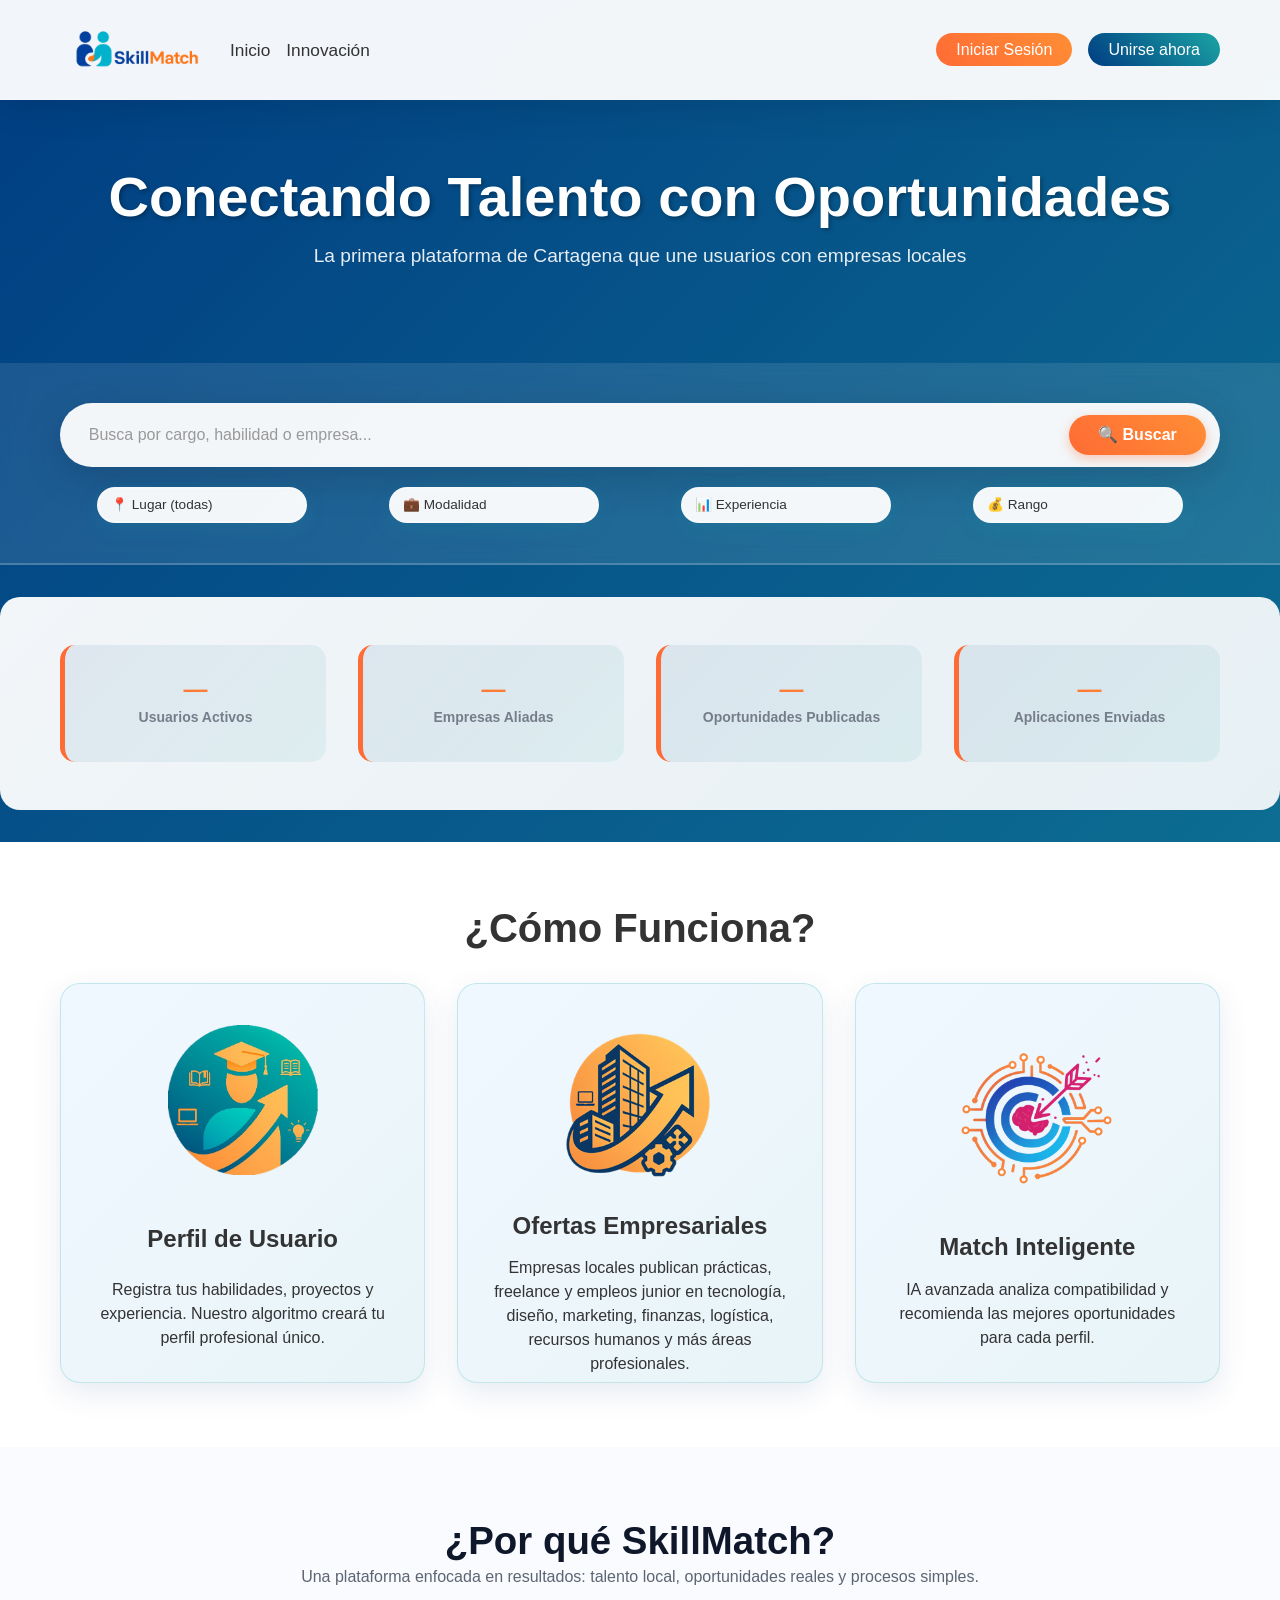
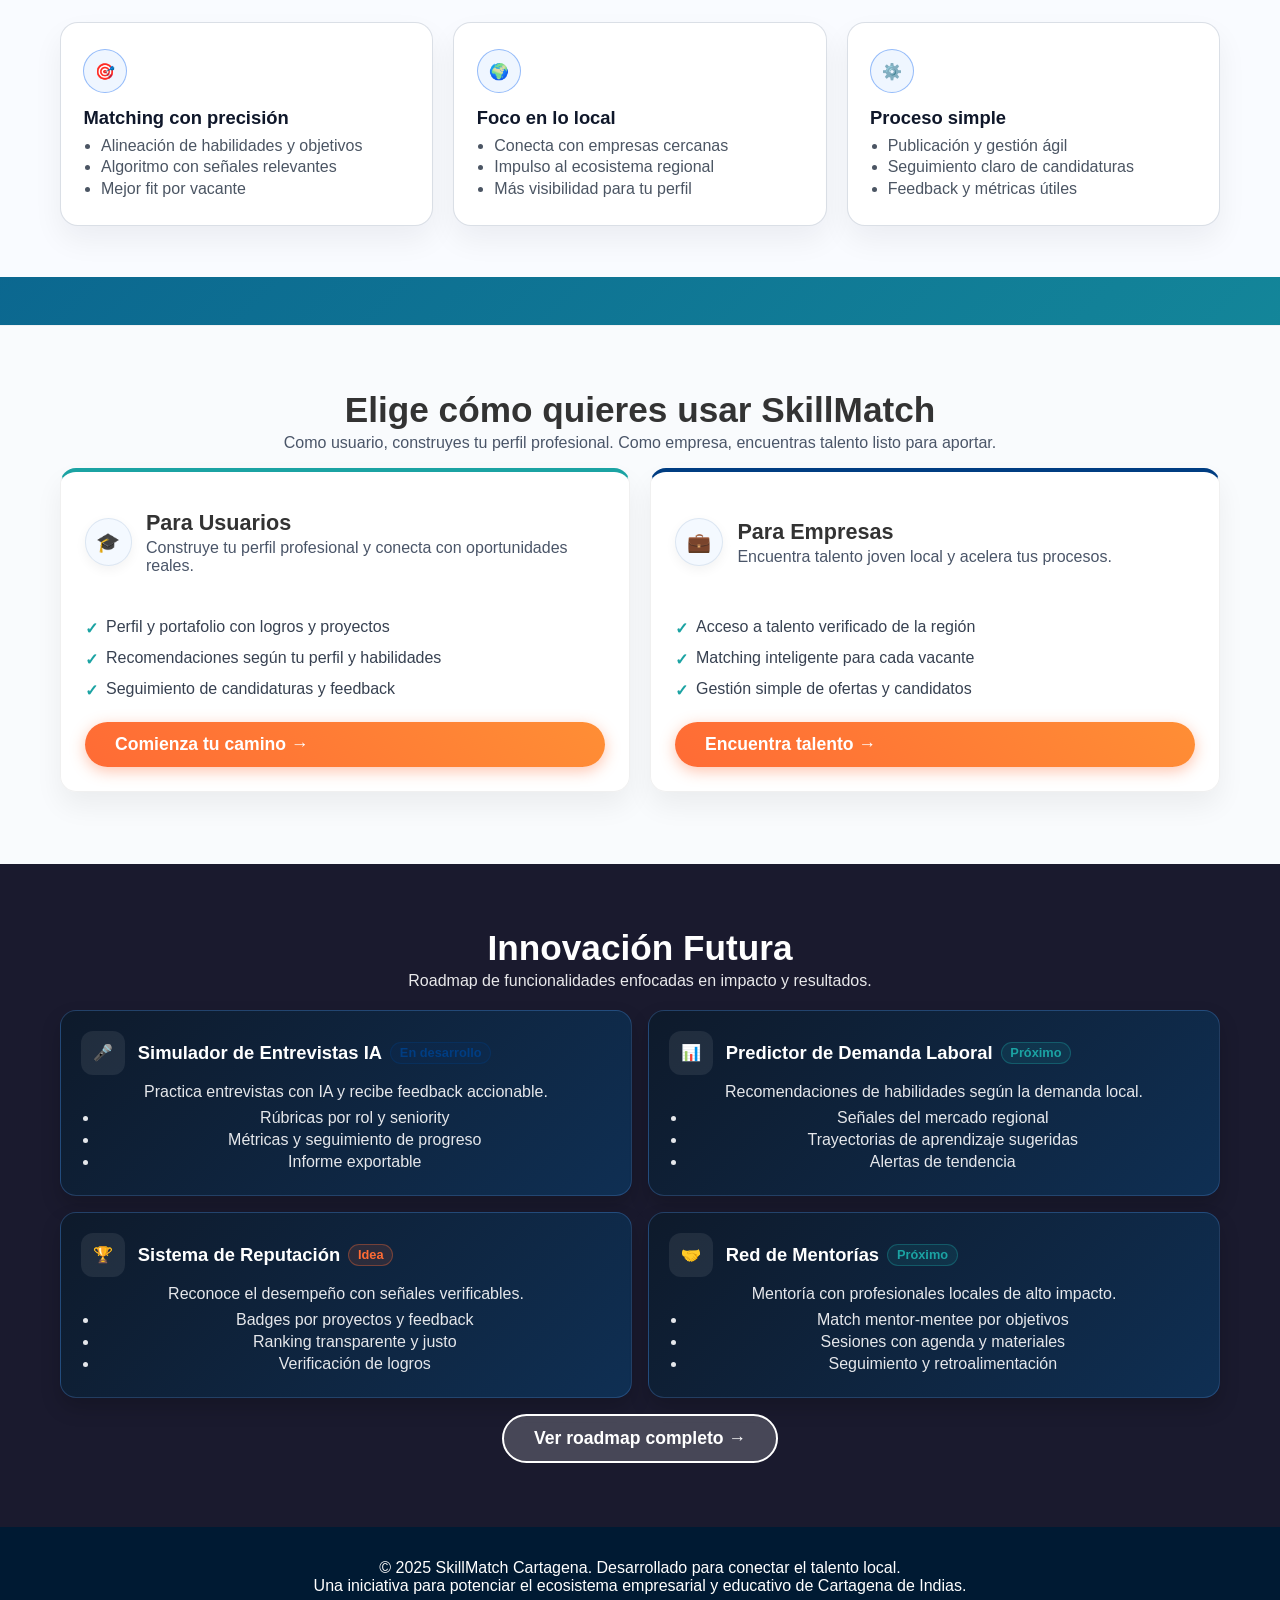
<file: SkillMatch/src/pages/index.html>
<!DOCTYPE html>
<html lang="es">
<head>
    <meta charset="UTF-8">
    <meta name="viewport" content="width=device-width, initial-scale=1.0">
    <title>SkillMatch Cartagena</title>
    <meta name="description" content="Conecta usuarios de Cartagena con oportunidades laborales locales. Perfiles profesionales, oportunidades personalizadas y networking con empresas.">
    <meta name="keywords" content="empleo, prácticas, usuarios, Cartagena, empresas, oportunidades, networking, tecnología, diseño, marketing, finanzas, recursos humanos, logística, salud, legal">
    <meta property="og:title" content="SkillMatch Cartagena">
    <meta property="og:description" content="Conectando talento local con empresas de Cartagena">
    <meta property="og:type" content="website">
    <meta property="og:image" content="../assets/img/logo.png">
    <link rel="icon" href="../assets/img/logo.png" type="image/png">

    <!-- CSS PRINCIPALES -->
    <link rel="stylesheet" href="../assets/css/app.css">
</head>

<body> 
    <a class="skip-link" href="#main">Saltar al contenido</a>
    <header>
        <nav class="container" aria-label="Principal">
            <div class="nav-left">
                <div class="logo">
                    <img src="../assets/img/logo.png" alt="SkillMatch Logo" width="300" height="100">
                </div>
                <ul class="nav-links nav-principales">
                    <li><a href="#main">Inicio</a></li>
                    <li><a href="#innovacion">Innovación</a></li>
                </ul>
            </div>
            <ul class="nav-links">
                <li><a href="login.html" class="btn-login">Iniciar Sesión</a></li>
                <li><a href="seleccionar-registro.html" class="btn-register">Unirse ahora</a></li>
            </ul>
        </nav>
    </header>

    <section class="hero" id="main">
        <div class="container">
            <h1>Conectando Talento con Oportunidades</h1>
            <p>La primera plataforma de Cartagena que une usuarios con empresas locales</p>
        </div>
    </section>

    
    <section class="search-section">
        <div class="container">
            <div class="search-box">
                <input type="text" placeholder="Busca por cargo, habilidad o empresa..." class="search-input">
                <button class="search-btn">🔍 Buscar</button>
            </div>
            <div class="quick-filters">
                <div class="filter-group">
                    <label for="location-select" class="sr-only">Lugar</label>
                    <select id="location-select" class="filter-select">
                        <option value="">📍 Lugar (todas)</option>
                        <optgroup label="Principales Ciudades">
                            <option value="bogota">Bogotá D.C.</option>
                            <option value="medellin">Medellín</option>
                            <option value="cali">Cali</option>
                            <option value="barranquilla">Barranquilla</option>
                            <option value="cartagena">Cartagena de Indias</option>
                            <option value="bucaramanga">Bucaramanga</option>
                            <option value="pereira">Pereira</option>
                            <option value="manizales">Manizales</option>
                            <option value="armenia">Armenia</option>
                            <option value="ibague">Ibagué</option>
                            <option value="pasto">Pasto</option>
                            <option value="cucuta">Cúcuta</option>
                            <option value="villavicencio">Villavicencio</option>
                            <option value="santa_marta">Santa Marta</option>
                            <option value="valledupar">Valledupar</option>
                            <option value="neiva">Neiva</option>
                            <option value="popayan">Popayán</option>
                            <option value="tunja">Tunja</option>
                            <option value="riohacha">Riohacha</option>
                        </optgroup>
                        <optgroup label="Departamentos / Regiones">
                            <option value="yopal">Yopal</option>
                            <option value="florencia">Florencia</option>
                            <option value="mocoa">Mocoa</option>
                            <option value="quibdo">Quibdó</option>
                        </optgroup>
                        <optgroup label="Área Metropolitana y Municipios">
                            <option value="soledad">Soledad (Atlántico)</option>
                            <option value="envigado">Envigado (Antioquia)</option>
                            <option value="bello">Bello (Antioquia)</option>
                            <option value="itagui">Itagüí (Antioquia)</option>
                            <option value="sabaneta">Sabaneta (Antioquia)</option>
                            <option value="dosquebradas">Dosquebradas (Risaralda)</option>
                            <option value="palmira">Palmira (Valle)</option>
                            <option value="jamundi">Jamundí (Valle)</option>
                            <option value="turbaco">Turbaco (Bolívar)</option>
                            <option value="magangue">Magangué (Bolívar)</option>
                            <option value="arjona">Arjona (Bolívar)</option>
                            <option value="funza">Funza (Cundinamarca)</option>
                            <option value="mosquera">Mosquera (Cundinamarca)</option>
                            <option value="chia">Chía (Cundinamarca)</option>
                            <option value="zipaquira">Zipaquirá (Cundinamarca)</option>
                            <option value="facatativa">Facatativá (Cundinamarca)</option>
                            <option value="barichara">Barichara (Santander)</option>
                        </optgroup>
                        <option value="otras">Otras ciudades / municipios</option>
                    </select>
                </div>
                <div class="filter-group">
                    <label for="modality-select" class="sr-only">Modalidad</label>
                    <select id="modality-select" class="filter-select">
                        <option value="">💼 Modalidad</option>
                        <option value="presencial">Presencial</option>
                        <option value="virtual">Virtual</option>
                        <option value="hibrida">Híbrida</option>
                    </select>
                </div>
                <div class="filter-group">
                    <label for="experience-select" class="sr-only">Experiencia</label>
                    <select id="experience-select" class="filter-select">
                        <option value="">📊 Experiencia</option>
                        <option value="junior">Junior (0-1 año)</option>
                        <option value="mid">Mid (1-3 años)</option>
                        <option value="senior">Senior (3+ años)</option>
                    </select>
                </div>
                <div class="filter-group">
                    <label for="salary-select" class="sr-only">Salario</label>
                    <select id="salary-select" class="filter-select">
                        <option value="">💰 Rango</option>
                        <option value="0-1000">Hasta $1.000.000</option>
                        <option value="1000-2000">$1.000.000 - $2.000.000</option>
                        <option value="2000-3000">$2.000.000 - $3.000.000</option>
                        <option value="3000-5000">$3.000.000 - $5.000.000</option>
                        <option value="5000+">Más de $5.000.000</option>
                    </select>
                </div>
            </div>
        </div>
    </section>

    <!-- CONTENEDOR DE RESULTADOS DE BÚSQUEDA -->
    <section id="results-container" class="results-section hidden">
        <div class="container">
            <!-- Los resultados se renderizarán aquí dinámicamente -->
        </div>
    </section>

    <!-- ESTADÍSTICAS IMPACTANTES -->
    <section class="impact-stats">
        <div class="container">
            <div class="stat-box">
                <div class="stat-value" id="stat-users">—</div>
                <div class="stat-label">Usuarios Activos</div>
            </div>
            <div class="stat-box">
                <div class="stat-value" id="stat-companies">—</div>
                <div class="stat-label">Empresas Aliadas</div>
            </div>
            <div class="stat-box">
                <div class="stat-value" id="stat-jobs">—</div>
                <div class="stat-label">Oportunidades Publicadas</div>
            </div>
            <div class="stat-box">
                <div class="stat-value" id="stat-applications">—</div>
                <div class="stat-label">Aplicaciones Enviadas</div>
            </div>
        </div>
    </section>

    <section class="features">
        <div class="container">
            <h2 class="section-title-large">¿Cómo Funciona?</h2>
            <div class="features-grid">
                <div class="feature-card">
                    <div class="feature-icon">
                        <img src="../assets/img/usuario-profile.png" alt="Perfil de Usuario" />
                    </div>
                    <h3>Perfil de Usuario</h3>
                    <p>Registra tus habilidades, proyectos y experiencia. Nuestro algoritmo creará tu perfil profesional único.</p>
                </div>
                <div class="feature-card">
                    <div class="feature-icon">
                        <img src="../assets/img/business-opportunities.png" alt="Ofertas Empresariales" />
                    </div>
                    <h3>Ofertas Empresariales</h3>
                    <p>Empresas locales publican prácticas, freelance y empleos junior en tecnología, diseño, marketing, finanzas, logística, recursos humanos y más áreas profesionales.</p>
                </div>
                <div class="feature-card">
                    <div class="feature-icon">
                        <img src="../assets/img/match-intelligent.png" alt="Match Inteligente" />
                    </div>
                    <h3>Match Inteligente</h3>
                    <p>IA avanzada analiza compatibilidad y recomienda las mejores oportunidades para cada perfil.</p>
                </div>
            </div>
        </div>
    </section>

    <section class="benefits-section" id="beneficios">
        <div class="container">
            <div class="why-header">
                <h2>¿Por qué SkillMatch?</h2>
                <p>Una plataforma enfocada en resultados: talento local, oportunidades reales y procesos simples.</p>
            </div>
            <div class="why-grid">
                <div class="benefit-item">
                    <div class="benefit-badge">🎯</div>
                    <h3>Matching con precisión</h3>
                    <ul>
                        <li>Alineación de habilidades y objetivos</li>
                        <li>Algoritmo con señales relevantes</li>
                        <li>Mejor fit por vacante</li>
                    </ul>
                </div>
                <div class="benefit-item">
                    <div class="benefit-badge">🌍</div>
                    <h3>Foco en lo local</h3>
                    <ul>
                        <li>Conecta con empresas cercanas</li>
                        <li>Impulso al ecosistema regional</li>
                        <li>Más visibilidad para tu perfil</li>
                    </ul>
                </div>
                <div class="benefit-item">
                    <div class="benefit-badge">⚙️</div>
                    <h3>Proceso simple</h3>
                    <ul>
                        <li>Publicación y gestión ágil</li>
                        <li>Seguimiento claro de candidaturas</li>
                        <li>Feedback y métricas útiles</li>
                    </ul>
                </div>
            </div>
        </div>
    </section>

    <section class="usuarios-empresas" id="usuarios-empresas">
        <div class="container">
            <div class="section-header-center">
                <h2>Elige cómo quieres usar SkillMatch</h2>
                <p>Como usuario, construyes tu perfil profesional. Como empresa, encuentras talento listo para aportar.</p>
            </div>

            <div class="pathways">
                <div class="pathway-card usuario">
                    <div class="pathway-header">
                        <div class="pathway-icon">🎓</div>
                        <div>
                            <h3>Para Usuarios</h3>
                            <p>Construye tu perfil profesional y conecta con oportunidades reales.</p>
                        </div>
                    </div>
                    <ul class="pathway-features">
                        <li>Perfil y portafolio con logros y proyectos</li>
                        <li>Recomendaciones según tu perfil y habilidades</li>
                        <li>Seguimiento de candidaturas y feedback</li>
                    </ul>
                    <a href="login-usuario.html" class="btn btn-primary">Comienza tu camino →</a>
                </div>

                <div class="pathway-card empresa">
                    <div class="pathway-header">
                        <div class="pathway-icon">💼</div>
                        <div>
                            <h3>Para Empresas</h3>
                            <p>Encuentra talento joven local y acelera tus procesos.</p>
                        </div>
                    </div>
                    <ul class="pathway-features">
                        <li>Acceso a talento verificado de la región</li>
                        <li>Matching inteligente para cada vacante</li>
                        <li>Gestión simple de ofertas y candidatos</li>
                    </ul>
                    <a href="login-empresa.html" class="btn btn-primary">Encuentra talento →</a>
                </div>
            </div>
        </div>
    </section>

    <section class="innovation-section" id="innovacion">
        <div class="container">
            <div class="innovation-header">
                <h2> Innovación Futura</h2>
                <p>Roadmap de funcionalidades enfocadas en impacto y resultados.</p>
            </div>

            <div class="roadmap-grid">
                <article class="roadmap-card">
                    <div class="roadmap-header">
                        <div class="roadmap-icon">🎤</div>
                        <div class="roadmap-title">
                            <h3>Simulador de Entrevistas IA</h3>
                            <span class="status-badge status-building">En desarrollo</span>
                        </div>
                    </div>
                    <p>Practica entrevistas con IA y recibe feedback accionable.</p>
                    <ul class="roadmap-points">
                        <li>Rúbricas por rol y seniority</li>
                        <li>Métricas y seguimiento de progreso</li>
                        <li>Informe exportable</li>
                    </ul>
                </article>

                <article class="roadmap-card">
                    <div class="roadmap-header">
                        <div class="roadmap-icon">📊</div>
                        <div class="roadmap-title">
                            <h3>Predictor de Demanda Laboral</h3>
                            <span class="status-badge status-planned">Próximo</span>
                        </div>
                    </div>
                    <p>Recomendaciones de habilidades según la demanda local.</p>
                    <ul class="roadmap-points">
                        <li>Señales del mercado regional</li>
                        <li>Trayectorias de aprendizaje sugeridas</li>
                        <li>Alertas de tendencia</li>
                    </ul>
                </article>

                <article class="roadmap-card">
                    <div class="roadmap-header">
                        <div class="roadmap-icon">🏆</div>
                        <div class="roadmap-title">
                            <h3>Sistema de Reputación</h3>
                            <span class="status-badge status-idea">Idea</span>
                        </div>
                    </div>
                    <p>Reconoce el desempeño con señales verificables.</p>
                    <ul class="roadmap-points">
                        <li>Badges por proyectos y feedback</li>
                        <li>Ranking transparente y justo</li>
                        <li>Verificación de logros</li>
                    </ul>
                </article>

                <article class="roadmap-card">
                    <div class="roadmap-header">
                        <div class="roadmap-icon">🤝</div>
                        <div class="roadmap-title">
                            <h3>Red de Mentorías</h3>
                            <span class="status-badge status-planned">Próximo</span>
                        </div>
                    </div>
                    <p>Mentoría con profesionales locales de alto impacto.</p>
                    <ul class="roadmap-points">
                        <li>Match mentor-mentee por objetivos</li>
                        <li>Sesiones con agenda y materiales</li>
                        <li>Seguimiento y retroalimentación</li>
                    </ul>
                </article>
            </div>

            <div class="roadmap-cta">
                <a href="#" class="btn btn-secondary">Ver roadmap completo →</a>
            </div>
        </div>
    </section>

    <footer>
        <div class="container">
            <p>&copy; 2025 SkillMatch Cartagena. Desarrollado para conectar el talento local.</p>
            <p>Una iniciativa para potenciar el ecosistema empresarial y educativo de Cartagena de Indias.</p>
        </div>
    </footer>

    <!-- Scripts para búsqueda y filtros -->
    <script src="../assets/js/api-config.js"></script>
    <script src="../assets/js/utils.js"></script>
    <script src="../assets/js/search-handler.js"></script>
    <script src="../assets/js/index.js"></script>

</body>
</html>
</file>
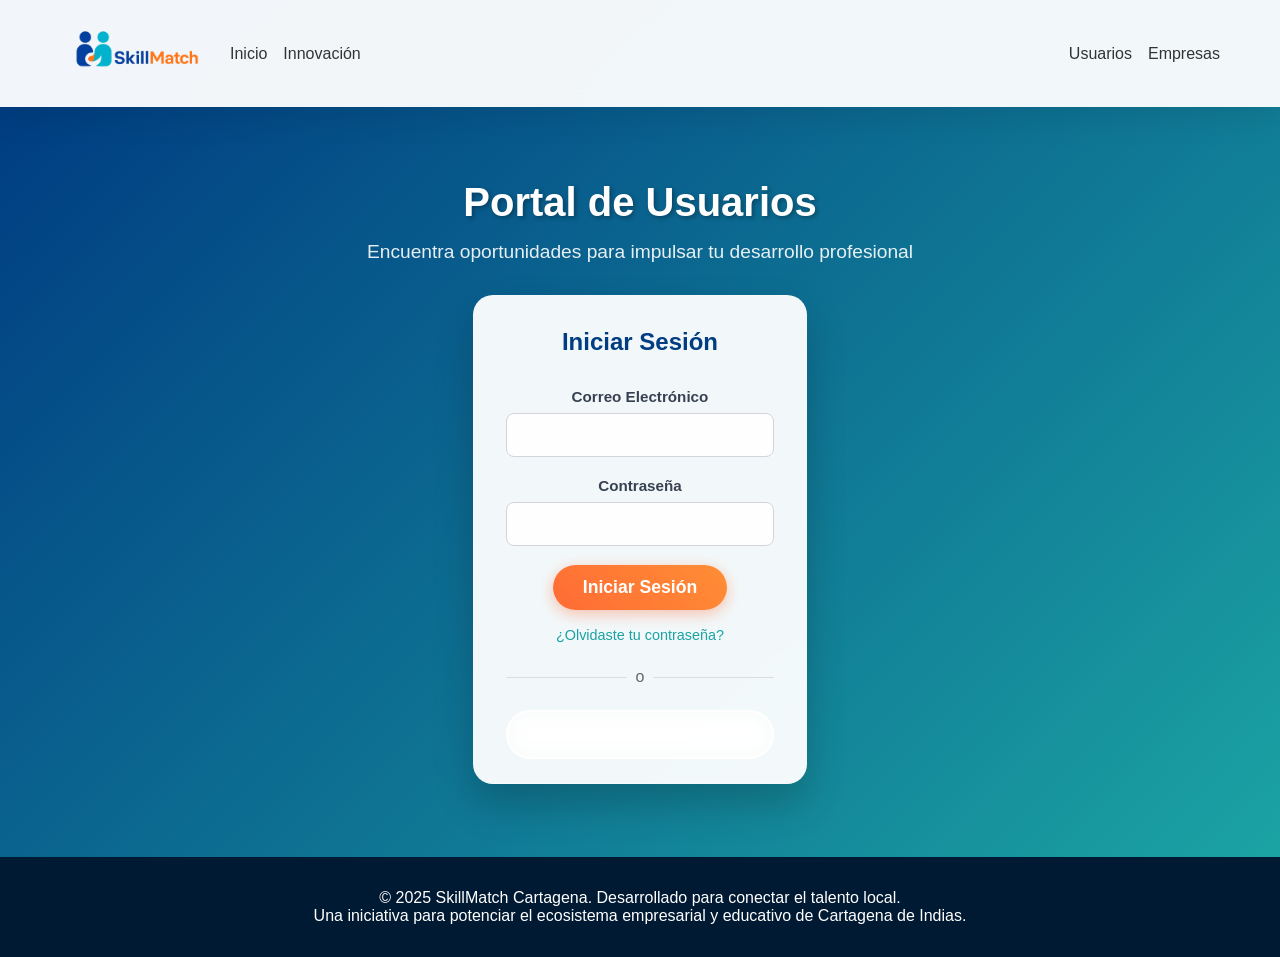
<file: SkillMatch/src/pages/conexiones.html>
<!DOCTYPE html>
<html lang="es">
<head>
    <meta charset="UTF-8">
    <meta name="viewport" content="width=device-width, initial-scale=1.0">
    <title>Conexiones - SkillMatch Cartagena</title>
    <link rel="icon" href="../assets/img/logo.png" type="image/png">
    <link rel="stylesheet" href="../assets/css/app.css">
</head>
<body>
    <header>
        <nav class="container">
            <div class="nav-left">
                <div class="logo">
                    <img src="../assets/img/logo.png" alt="SkillMatch Logo" width="300" height="100">
                </div>
                <ul class="nav-links">
                    <li><a href="index.html">Inicio</a></li>
                    <li><a href="conexiones.html" class="active-nav">Conexiones</a></li>
                </ul>
            </div>
            <ul class="nav-links">
                <li><a href="oportunidades.html">Oportunidades</a></li>
                <li><a href="perfil-usuario.html">Mi Perfil</a></li>
                <li><a href="login.html" class="btn-login">Cerrar Sesión</a></li>
            </ul>
        </nav>
    </header>

    <section class="connections-header">
        <div class="container">
            <h1>Conexiones y Networking</h1>
            <p>Expande tu red profesional y conecta con empresas</p>
        </div>
    </section>

    <section class="connections-container">
        <div class="container">
            <div class="connections-tabs">
                <button class="tab-btn active" data-tab="mis-conexiones">
                    Mis Conexiones<span id="connections-count"></span>
                </button>
                <button class="tab-btn" data-tab="solicitudes">
                    Solicitudes<span id="requests-count"></span>
                </button>
                <button class="tab-btn" data-tab="sugerencias">Sugerencias</button>
                <button class="tab-btn" data-tab="mensajes">Mensajes</button>
            </div>

            <!-- Tab: Mis Conexiones -->
            <div id="mis-conexiones" class="tab-content active">
                <div id="connections-container" class="connections-list">
                    <div class="loading-message">Cargando conexiones...</div>
                </div>
            </div>

            <!-- Tab: Solicitudes Pendientes -->
            <div id="solicitudes" class="tab-content">
                <div id="requests-container" class="connections-list">
                    <div class="loading-message">Cargando solicitudes...</div>
                </div>
            </div>

            <!-- Tab: Sugerencias -->
            <div id="sugerencias" class="tab-content">
                <div id="suggestions-container" class="suggestions-list">
                    <div class="loading-message">Cargando sugerencias...</div>
                </div>
            </div>

            <!-- Tab: Mensajes -->
            <div id="mensajes" class="tab-content">
                <div class="messages-redirect">
                    <p>Gestiona tus conversaciones en la sección de mensajes.</p>
                    <a href="mensajes.html" class="btn btn-primary">Ir a Mensajes</a>
                </div>
            </div>
        </div>
    </section>

    <!-- Toast de notificaciones -->
    <div id="toast-container"></div>

    <footer>
        <div class="container">
            <p>&copy; 2025 SkillMatch Cartagena. Desarrollado para conectar el talento local.</p>
            <p>Una iniciativa para potenciar el ecosistema empresarial y educativo de Cartagena de Indias.</p>
        </div>
    </footer>

    <script src="../assets/js/api-config.js"></script>
    <script src="../assets/js/notifications.js"></script>
    <script src="../assets/js/conexiones.js"></script>
</body>
</html>
</file>
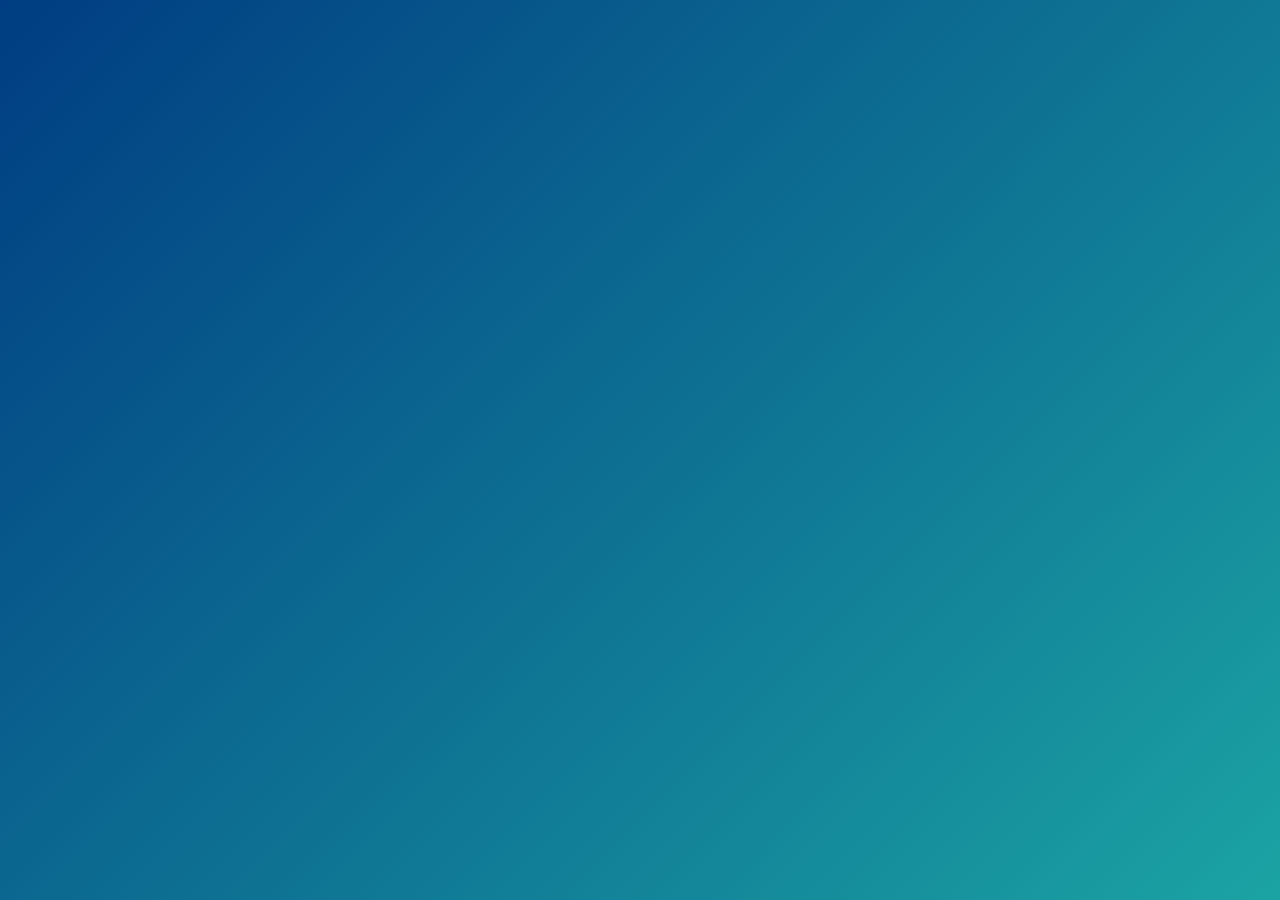
<file: SkillMatch/src/pages/dashboard.html>
<!DOCTYPE html>
<html lang="es">
<head>
  <meta charset="UTF-8">
  <meta name="viewport" content="width=device-width, initial-scale=1.0">
  <title>Dashboard - SkillMatch</title>
  <link rel="stylesheet" href="../assets/css/app.css">
  <style>
    .dashboard-container {
      width: 100%;
      height: 90vh;
      padding: 20px;
      box-sizing: border-box;
    }
    .dashboard-container iframe {
      width: 100%;
      height: 100%;
      border: none;
      border-radius: 12px;
    }
  </style>
</head>
<body>
  <div class="dashboard-container">
    <iframe title="informe databesh" width="1140" height="541.25" src="https://app.powerbi.com/reportEmbed?reportId=8835f14a-13e4-4b8d-a7c6-098fe87b082c&autoAuth=true&ctid=9d12bf3f-e4f6-47ab-912f-1a2f0fc48aa4" frameborder="0" allowFullScreen="true"></iframe>
  </div>
</body>
</html>
</file>
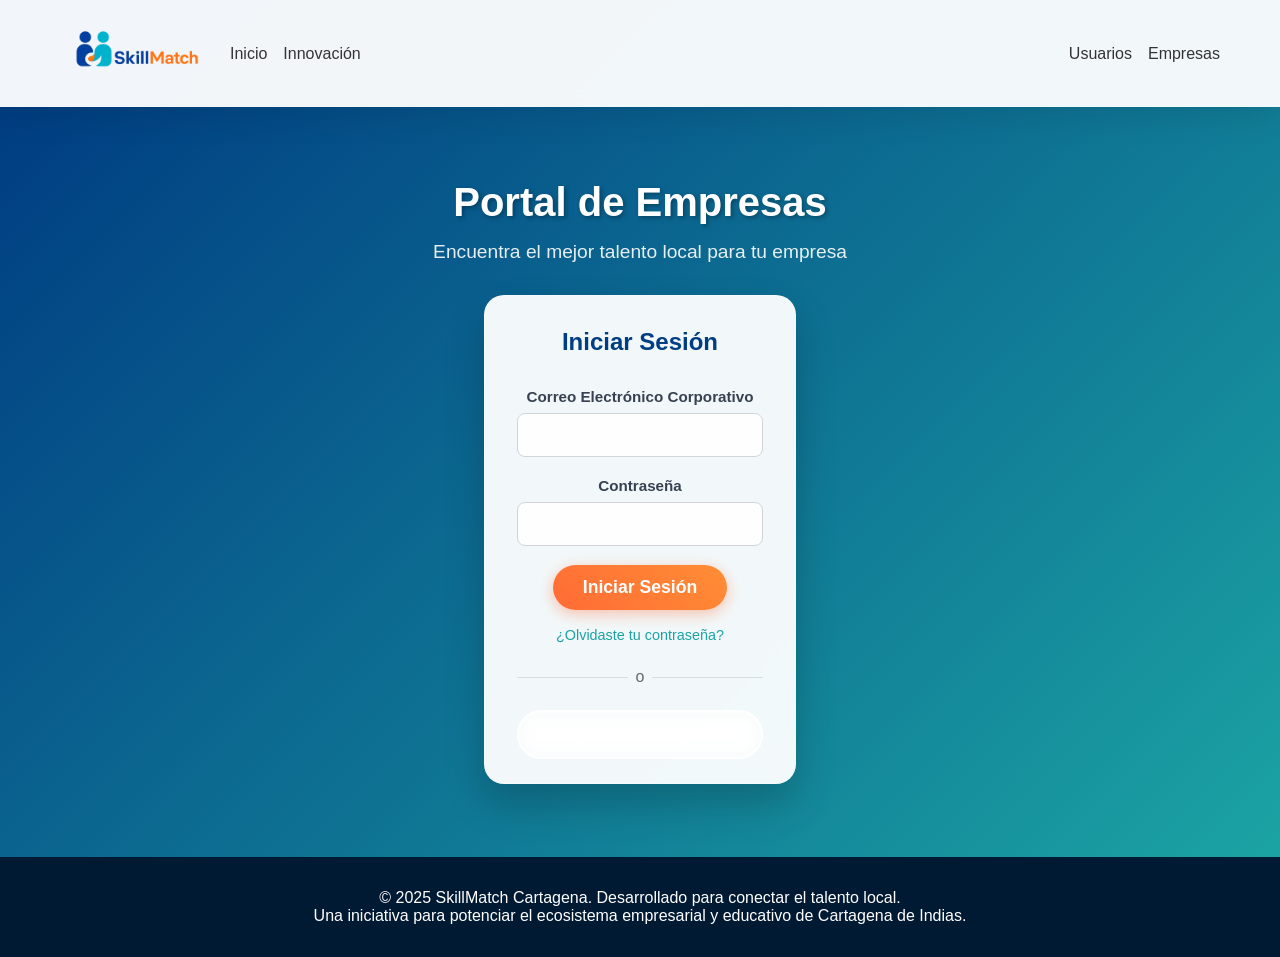
<file: SkillMatch/src/pages/login-empresa.html>
<!DOCTYPE html>
<html lang="es">
<head>
    <meta charset="UTF-8">
    <meta name="viewport" content="width=device-width, initial-scale=1.0">
    <title>Acceso Empresas - SkillMatch Cartagena</title>
    <link rel="stylesheet" href="../assets/css/app.css">
    <link rel="icon" href="../assets/img/logo.png" type="image/png">
</head>
<body>
    <header>
        <nav class="container">
            <div class="nav-left">
                <div class="logo">
                    <a href="index.html">
                        <img src="../assets/img/logo.png" alt="SkillMatch Logo" width="300" height="100">
                    </a>
                </div>
                <ul class="nav-links">
                    <li><a href="index.html">Inicio</a></li>
                    <li><a href="index.html#innovacion">Innovación</a></li>
                </ul>
            </div>
            <ul class="nav-links">
                <li><a href="index.html#usuarios-empresas">Usuarios</a></li>
                <li><a href="index.html#usuarios-empresas">Empresas</a></li>
            </ul>
        </nav>
    </header>

    <section class="registro-section">
        <div class="container">
            <div class="welcome-text">
                <h1>Portal de Empresas</h1>
                <p>Encuentra el mejor talento local para tu empresa</p>
            </div>
            
            <div class="login-container">
                <div class="login-form registro-form active" id="loginForm">
                    <h2>Iniciar Sesión</h2>
                    
                    <!-- Mensaje de error -->
                    <div id="error-message"></div>
                    
                    <!-- Mensaje de éxito -->
                    <div id="success-message"></div>
                    
                    <form id="empresa-login-form" method="post" novalidate>
                        <div class="form-group">
                            <label for="email">Correo Electrónico Corporativo</label>
                            <input type="email" id="email" name="email" autocomplete="email" required>
                        </div>
                        <div class="form-group">
                            <label for="password">Contraseña</label>
                            <input type="password" id="password" name="password" autocomplete="current-password" required>
                        </div>
                        <button type="submit" class="btn btn-primary" id="login-btn">Iniciar Sesión</button>
                    </form>
                    <p class="form-footer">
                        <a href="#" class="forgot-password">¿Olvidaste tu contraseña?</a>
                    </p>
                    <div class="divider">o</div>
                    <a href="registro-empresa.html" class="btn btn-secondary">Registrar mi Empresa</a>
                </div>
            </div>
        </div>
    </section>

    <footer>
        <div class="container">
            <p>&copy; 2025 SkillMatch Cartagena. Desarrollado para conectar el talento local.</p>
            <p>Una iniciativa para potenciar el ecosistema empresarial y educativo de Cartagena de Indias.</p>
        </div>
    </footer>

    <!-- Scripts -->
    <script src="../assets/js/api-config.js"></script>
    <script src="../assets/js/auth.js"></script>
</body>
</html>
</file>
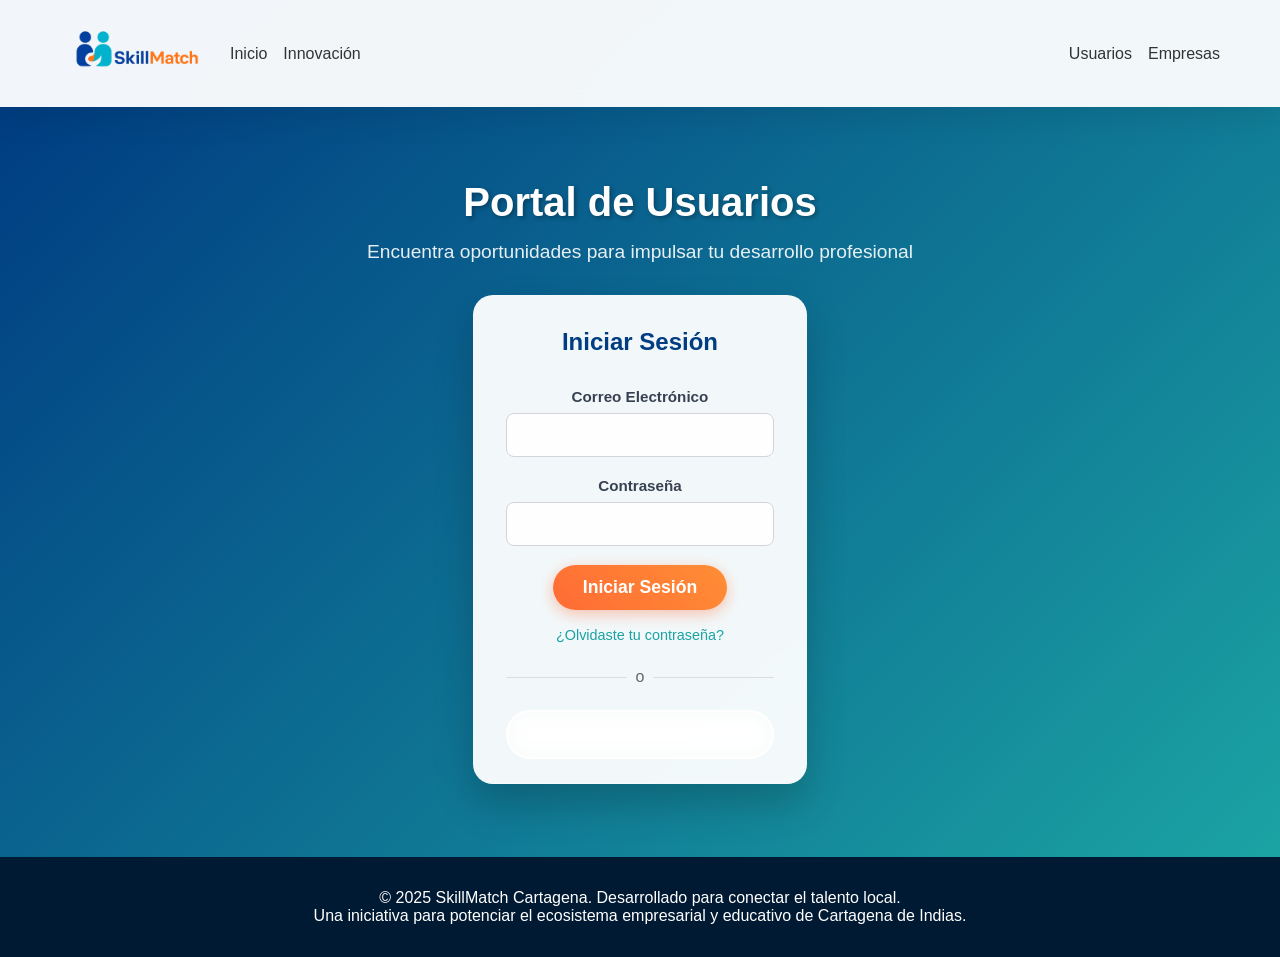
<file: SkillMatch/src/pages/login-usuario.html>
<!DOCTYPE html>
<html lang="es">
<head>
    <meta charset="UTF-8">
    <meta name="viewport" content="width=device-width, initial-scale=1.0">
    <title>Acceso Usuarios - SkillMatch Cartagena</title>
    <link rel="stylesheet" href="../assets/css/app.css">
    <link rel="icon" href="../assets/img/logo.png" type="image/png">
</head>
<body>
    <header>
        <nav class="container">
            <div class="nav-left">
                <div class="logo">
                    <a href="index.html">
                        <img src="../assets/img/logo.png" alt="SkillMatch Logo" width="300" height="100">
                    </a>
                </div>
                <ul class="nav-links">
                    <li><a href="index.html">Inicio</a></li>
                    <li><a href="index.html#innovacion">Innovación</a></li>
                </ul>
            </div>
            <ul class="nav-links">
                <li><a href="index.html#usuarios-empresas">Usuarios</a></li>
                <li><a href="index.html#usuarios-empresas">Empresas</a></li>
            </ul>
        </nav>
    </header>

    <section class="registro-section">
        <div class="container">
            <div class="welcome-text">
                <h1>Portal de Usuarios</h1>
                <p>Encuentra oportunidades para impulsar tu desarrollo profesional</p>
            </div>
            
            <div class="login-container">
                <div class="login-form registro-form active" id="loginForm">
                    <h2>Iniciar Sesión</h2>
                    
                    <!-- Mensaje de error -->
                    <div id="error-message"></div>
                    
                    <!-- Mensaje de éxito -->
                    <div id="success-message"></div>
                    
                    <form id="usuario-login-form" method="post" novalidate>
                        <div class="form-group">
                            <label for="email">Correo Electrónico</label>
                            <input type="email" id="email" name="email" autocomplete="email" required>
                        </div>
                        <div class="form-group">
                            <label for="password">Contraseña</label>
                            <input type="password" id="password" name="password" autocomplete="current-password" required>
                        </div>
                        <button type="submit" class="btn btn-primary" id="login-btn">Iniciar Sesión</button>
                    </form>
                    <p class="form-footer">
                        <a href="#" class="forgot-password">¿Olvidaste tu contraseña?</a>
                    </p>
                    <div class="divider">o</div>
                    <a href="registro-usuario.html" class="btn btn-secondary">Crear cuenta de Usuario</a>
                </div>
            </div>
        </div>
    </section>

    <footer>
        <div class="container">
            <p>&copy; 2025 SkillMatch Cartagena. Desarrollado para conectar el talento local.</p>
            <p>Una iniciativa para potenciar el ecosistema empresarial y educativo de Cartagena de Indias.</p>
        </div>
    </footer>

    <!-- Scripts -->
    <script src="../assets/js/api-config.js"></script>
    <script src="../assets/js/auth.js"></script>
</body>
</html>
</file>
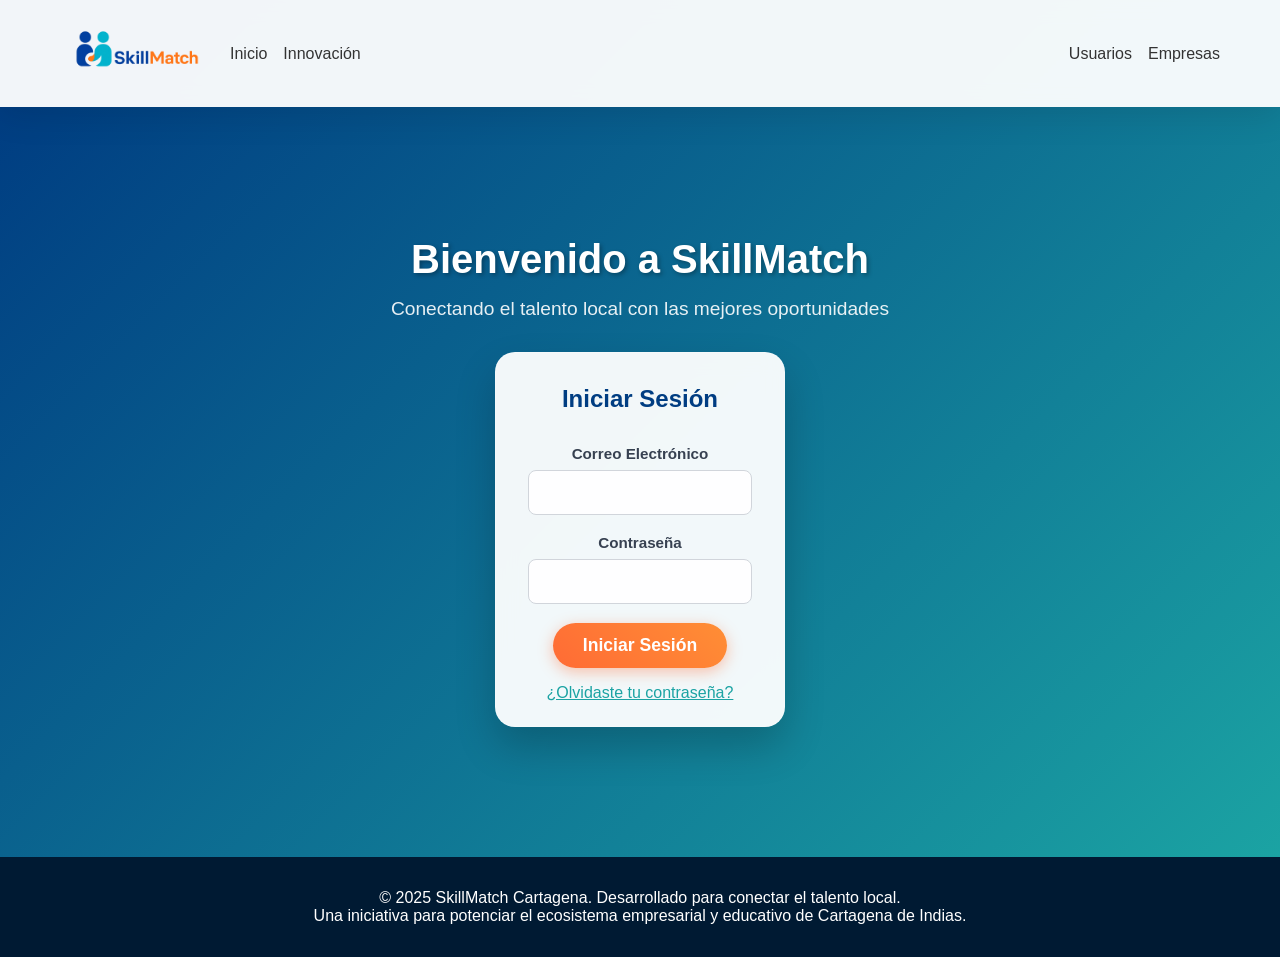
<file: SkillMatch/src/pages/login.html>
<!DOCTYPE html>
<html lang="es">
<head>
    <meta charset="UTF-8">
    <meta name="viewport" content="width=device-width, initial-scale=1.0">
    <title>Iniciar Sesión - SkillMatch Cartagena</title>
    <link rel="stylesheet" href="../assets/css/app.css">
    <link rel="icon" href="../assets/img/logo.png" type="image/png">
    <style>
        .login-container {
            display: flex;
            flex-direction: column;
            align-items: center;
            gap: 2rem;
            max-width: 400px;
            margin: 0 auto;
            text-align: center;
        }

        .login-options {
            display: flex;
            gap: 1rem;
            margin: 2rem 0;
        }

        .login-option {
            flex: 1;
            padding: 2rem;
            background: rgba(255, 255, 255, 0.95);
            border-radius: 15px;
            text-align: center;
            cursor: pointer;
            transition: transform 0.3s ease;
            text-decoration: none;
            color: #003d82;
        }

        .login-option:hover {
            transform: translateY(-5px);
        }

        .login-option i {
            font-size: 2.5rem;
            margin-bottom: 1rem;
            color: #1ba3a3;
        }

        .login-form {
            display: none;
        }

        .login-form.active {
            display: block;
            animation: fadeIn 0.5s ease-out;
        }

        .toggle-form {
            color: #1ba3a3;
            cursor: pointer;
            text-decoration: underline;
            margin-top: 1rem;
            display: block;
        }

        .welcome-text {
            color: white;
            text-align: center;
            margin-bottom: 2rem;
        }

        .welcome-text h1 {
            font-size: 2.5rem;
            margin-bottom: 1rem;
        }

        .welcome-text p {
            font-size: 1.2rem;
            opacity: 0.9;
        }
    </style>
</head>
<body>
    <header>
        <nav class="container">
            <div class="nav-left">
                <div class="logo">
                    <a href="index.html">
                        <img src="../assets/img/logo.png" alt="SkillMatch Logo" width="300" height="100">
                    </a>
                </div>
                <ul class="nav-links">
                    <li><a href="index.html">Inicio</a></li>
                    <li><a href="index.html#innovacion">Innovación</a></li>
                </ul>
            </div>
            <ul class="nav-links">
                <li><a href="index.html#usuarios-empresas">Usuarios</a></li>
                <li><a href="index.html#usuarios-empresas">Empresas</a></li>
            </ul>
        </nav>
    </header>

    <section class="registro-section">
        <div class="container">
            <div class="welcome-text">
                <h1>Bienvenido a SkillMatch</h1>
                <p>Conectando el talento local con las mejores oportunidades</p>
            </div>

            <div class="login-container">
                <div class="login-form registro-form active" id="loginForm">
                    <h2>Iniciar Sesión</h2>
                    <form>
                        <div class="form-group">
                            <label for="email">Correo Electrónico</label>
                            <input type="email" id="email" required>
                        </div>
                        <div class="form-group">
                            <label for="password">Contraseña</label>
                            <input type="password" id="password" required>
                        </div>
                        <button type="submit" class="btn btn-primary">Iniciar Sesión</button>
                    </form>
                    <span class="toggle-form" onclick="showRecovery()">¿Olvidaste tu contraseña?</span>
                </div>

                <div class="login-form" id="recoveryFlow">
                    <h2>Recuperar contraseña</h2>
                    <form id="form-recovery" class="registro-form" novalidate>
                        <div class="stepper" aria-label="Progreso de recuperación" role="tablist">
                            <div class="step active" data-step="1"><span class="step-index">1</span><span class="step-label">Identificar</span></div>
                            <div class="step" data-step="2"><span class="step-index">2</span><span class="step-label">Verificar</span></div>
                            <div class="step" data-step="3"><span class="step-index">3</span><span class="step-label">Nueva clave</span></div>
                        </div>

                        <div class="form-step active" data-step="1">
                            <div class="form-section">
                                <h3 class="section-title">Identifica tu cuenta</h3>
                                <div class="form-grid">
                                    <div class="form-group span-full">
                                        <label>Enviar código por</label>
                                        <div class="option-row">
                                            <label><input type="radio" name="rec-method" value="email" checked> Correo</label>
                                            <label><input type="radio" name="rec-method" value="sms"> SMS</label>
                                        </div>
                                        <small class="input-help">Elige cómo recibir el código de verificación.</small>
                                    </div>
                                    <div class="form-group field-center span-full" id="wrap-email">
                                        <label for="rec-email">Correo registrado</label>
                                        <input type="email" id="rec-email" name="email" autocomplete="email" required>
                                        <small class="input-help">Te enviaremos un código a este correo.</small>
                                    </div>
                                    <div class="form-group field-center span-full is-hidden" id="wrap-phone">
                                        <label for="rec-phone">Número de teléfono</label>
                                        <input type="tel" id="rec-phone" name="phone" inputmode="tel" placeholder="+57 300 123 4567">
                                        <small class="input-help">Recibirás un SMS con el código.</small>
                                    </div>
                                </div>
                            </div>
                            <div class="step-actions">
                                <button type="button" class="btn btn-primary" id="rec-next-1">Continuar</button>
                            </div>
                        </div>

                        <div class="form-step" data-step="2">
                            <div class="form-section">
                                <h3 class="section-title">Verifica tu identidad</h3>
                                <div class="form-grid">
                                    <div class="form-group field-center span-full">
                                        <label for="rec-code">Código de verificación (6 dígitos)</label>
                                        <input type="text" id="rec-code" name="code" maxlength="6" pattern="\\d{6}" required>
                                        <small class="input-help">Hemos enviado un código a tu correo. Revisa spam si no lo ves.</small>
                                    </div>
                                </div>
                            </div>
                            <div class="step-actions">
                                <button type="button" class="btn btn-primary" id="rec-prev-2">Anterior</button>
                                <button type="button" class="btn btn-primary" id="rec-next-2">Validar código</button>
                            </div>
                        </div>

                        <div class="form-step" data-step="3">
                            <div class="form-section">
                                <h3 class="section-title">Crea una nueva contraseña</h3>
                                <div class="form-grid">
                                    <div class="form-group field-center">
                                        <label for="rec-pass">Nueva contraseña</label>
                                        <input type="password" id="rec-pass" name="pass" minlength="8" required>
                                        <small class="input-help">Mínimo 8 caracteres, mezcla letras y números.</small>
                                    </div>
                                    <div class="form-group field-center">
                                        <label for="rec-pass2">Confirmar contraseña</label>
                                        <input type="password" id="rec-pass2" name="pass2" minlength="8" required>
                                    </div>
                                </div>
                            </div>
                            <div class="step-actions">
                                <button type="button" class="btn btn-primary" id="rec-prev-3">Anterior</button>
                                <button type="submit" class="btn btn-primary">Restablecer contraseña</button>
                            </div>
                        </div>
                    </form>
                    <span class="toggle-form" onclick="showLoginForm()">Volver a iniciar sesión</span>
                </div>
            </div>
        </div>
    </section>

    <footer>
        <div class="container">
            <p>&copy; 2025 SkillMatch Cartagena. Desarrollado para conectar el talento local.</p>
            <p>Una iniciativa para potenciar el ecosistema empresarial y educativo de Cartagena de Indias.</p>
        </div>
    </footer>

    <script src="../assets/js/api-config.js"></script>
    <script src="../assets/js/auth.js"></script>
</body>
</html>
</file>
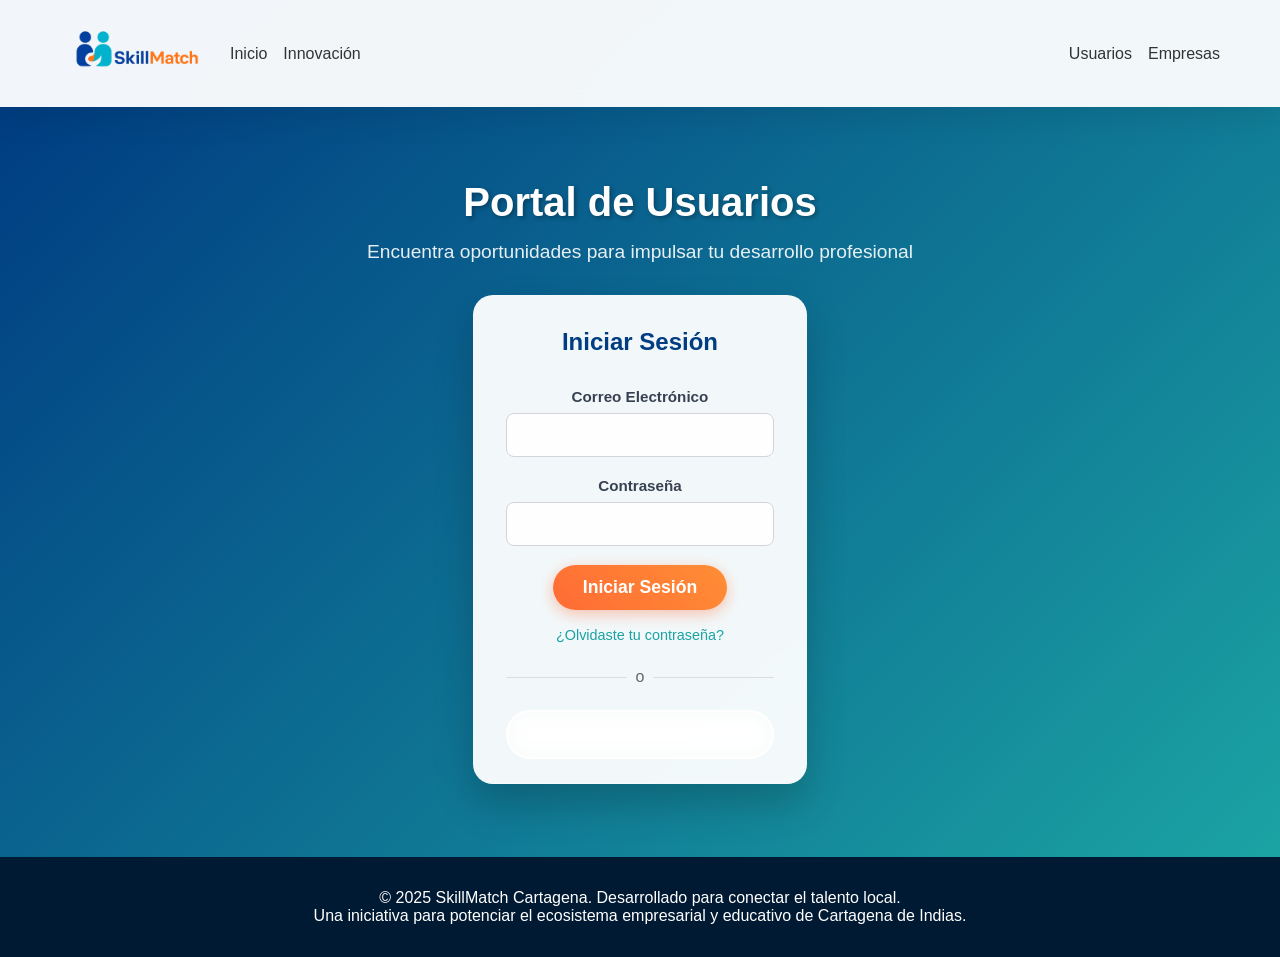
<file: SkillMatch/src/pages/mensajes.html>
<!DOCTYPE html>
<html lang="es">
<head>
    <meta charset="UTF-8">
    <meta name="viewport" content="width=device-width, initial-scale=1.0">
    <title>Mensajes - SkillMatch</title>
    <link rel="icon" href="../assets/img/logo.png" type="image/png">
    <link rel="stylesheet" href="../assets/css/app.css">
</head>
<body>
    <header>
        <nav class="container">
            <div class="nav-left">
                <div class="logo">
                    <img src="../assets/img/logo.png" alt="SkillMatch Logo" width="300" height="100">
                </div>
                <ul class="nav-links">
                    <li><a href="index.html">Inicio</a></li>
                    <li><a href="oportunidades.html">Oportunidades</a></li>
                    <li><a href="conexiones.html">Conexiones</a></li>
                    <li><a href="mensajes.html" class="active-nav">Mensajes</a></li>
                </ul>
            </div>
            <ul class="nav-links">
                <li><a href="perfil-usuario.html">Mi Perfil</a></li>
                <li><a href="#" onclick="logout(); return false;" class="btn-login">Cerrar Sesión</a></li>
            </ul>
        </nav>
    </header>

    <main>
        <div class="container">
            <div class="messages-container">
                <!-- Lista de conversaciones -->
                <div class="conversations-sidebar">
                    <div class="conversations-header">
                        <h2>💬 Mensajes</h2>
                        <button class="btn-new-message" id="newMessageBtn">+ Nuevo</button>
                    </div>
                    <div class="conversations-search">
                        <input type="text" id="searchConversations" placeholder="🔍 Buscar conversaciones...">
                    </div>
                    <div class="conversations-list" id="conversationsList">
                        <div class="loading-message">Cargando conversaciones...</div>
                    </div>
                </div>

                <!-- Chat actual -->
                <div class="chat-area">
                    <div class="chat-empty" id="chatEmpty">
                        <div class="empty-state">
                            <h3>💬 Selecciona una conversación</h3>
                            <p>Elige una conversación de la izquierda para comenzar a chatear</p>
                        </div>
                    </div>

                    <div class="chat-active hidden" id="chatActive">
                        <!-- Header del chat -->
                        <div class="chat-header">
                            <div class="chat-user-info">
                                <div class="chat-avatar" id="chatAvatar">👤</div>
                                <div class="chat-user-details">
                                    <h3 id="chatUserName">Usuario</h3>
                                    <span class="chat-user-status" id="chatUserStatus">En línea</span>
                                </div>
                            </div>
                            <div class="chat-actions">
                                <button class="btn-icon" id="viewProfileBtn" title="Ver perfil">👤</button>
                                <button class="btn-icon" id="deleteConversationBtn" title="Eliminar conversación">🗑️</button>
                            </div>
                        </div>

                        <!-- Mensajes -->
                        <div class="chat-messages" id="chatMessages">
                            <div class="loading-message">Cargando mensajes...</div>
                        </div>

                        <!-- Input de mensaje -->
                        <div class="chat-input">
                            <input type="text" id="messageInput" placeholder="Escribe un mensaje..." />
                            <button class="btn-send" id="sendMessageBtn">Enviar →</button>
                        </div>
                    </div>
                </div>
            </div>
        </div>
    </main>

    <footer>
        <div class="container">
            <p>&copy; 2024 SkillMatch. Todos los derechos reservados.</p>
        </div>
    </footer>

    <script src="../assets/js/api-config.js"></script>
    <script src="../assets/js/notifications.js"></script>
    <script src="../assets/js/utils.js"></script>
    <script src="../assets/js/mensajes.js"></script>
</body>
</html>
</file>
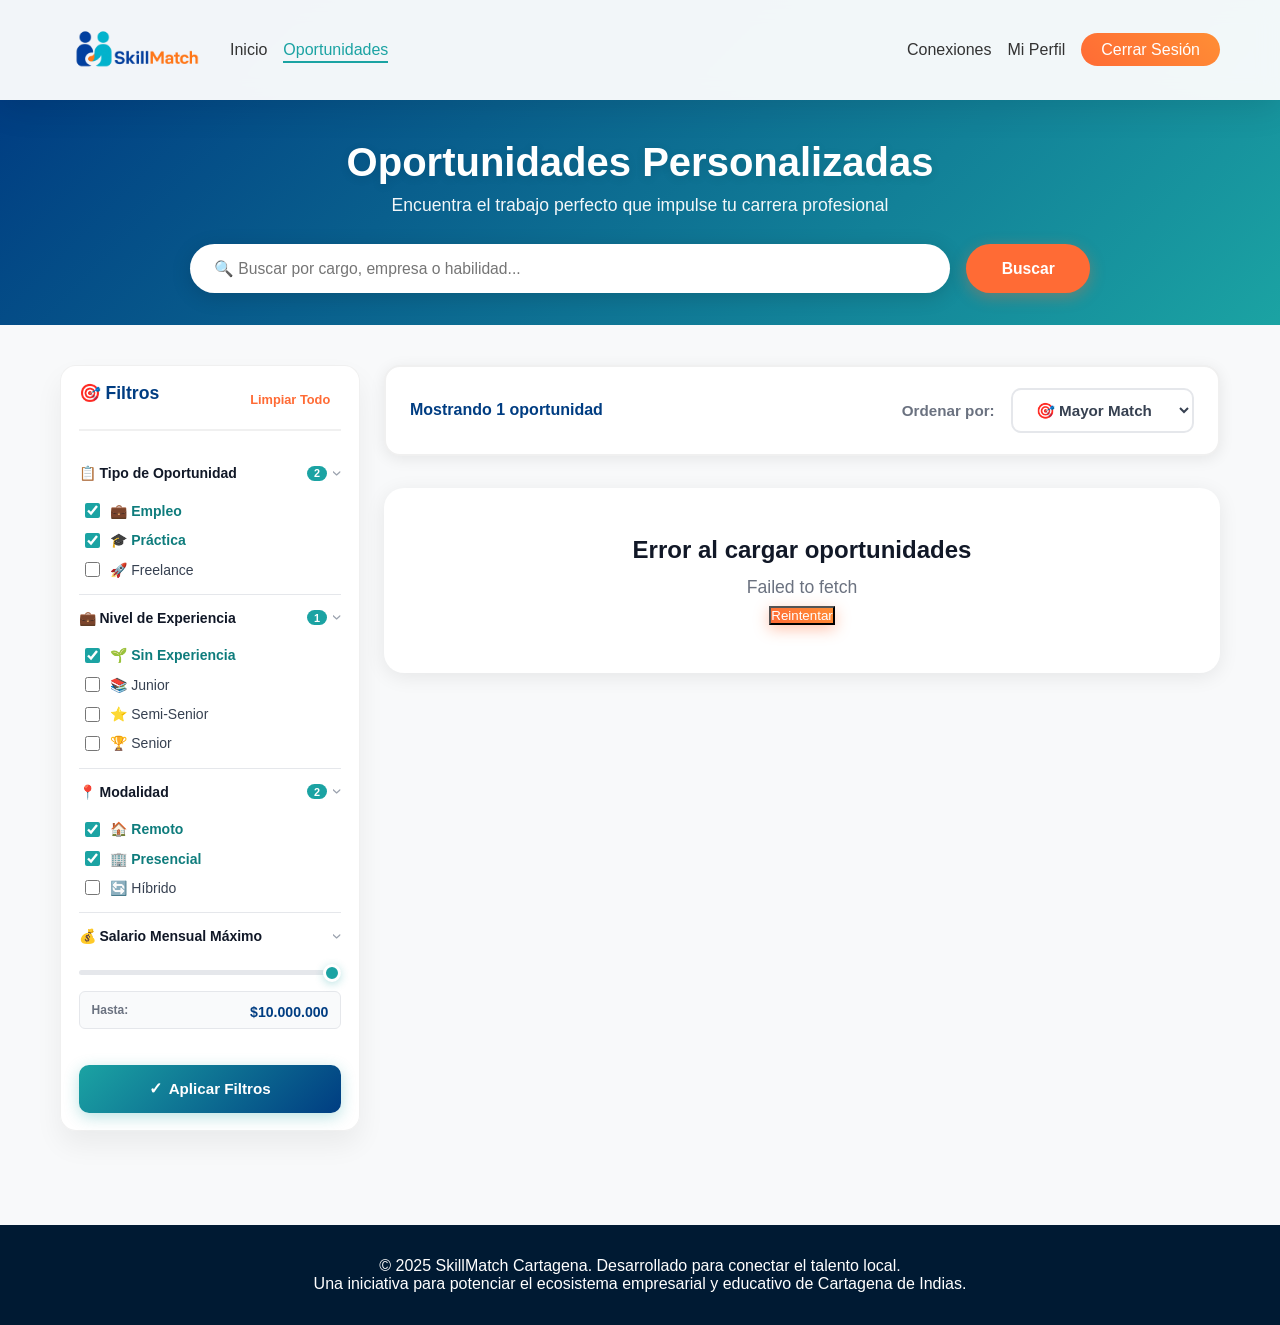
<file: SkillMatch/src/pages/oportunidades.html>
<!DOCTYPE html>
<html lang="es">
<head>
    <meta charset="UTF-8">
    <meta name="viewport" content="width=device-width, initial-scale=1.0">
    <title>Oportunidades - SkillMatch Cartagena</title>
    <link rel="icon" href="../assets/img/logo.png" type="image/png">
    <link rel="stylesheet" href="../assets/css/app.css">
</head>
<body>
    <header>
        <nav class="container">
            <div class="nav-left">
                <div class="logo">
                    <img src="../assets/img/logo.png" alt="SkillMatch Logo" width="300" height="100">
                </div>
                <ul class="nav-links">
                    <li><a href="index.html">Inicio</a></li>
                    <li><a href="oportunidades.html" class="active-nav">Oportunidades</a></li>
                </ul>
            </div>
            <ul class="nav-links">
                <li><a href="conexiones.html">Conexiones</a></li>
                <li><a href="perfil-usuario.html">Mi Perfil</a></li>
                <li><a href="login.html" class="btn-login">Cerrar Sesión</a></li>
            </ul>
        </nav>
    </header>

    <section class="opportunities-header">
        <div class="container">
            <h1>Oportunidades Personalizadas</h1>
            <p>Encuentra el trabajo perfecto que impulse tu carrera profesional</p>
            
            <div class="search-bar-main">
                <input type="text" id="searchInput" placeholder="🔍 Buscar por cargo, empresa o habilidad..." class="search-input-main">
                <button class="btn-search-main">Buscar</button>
            </div>
        </div>
    </section>

    <section class="opportunities-container">
        <div class="container">
            <div class="opportunities-layout">
                <!-- Sidebar de Filtros -->
                <aside class="opportunities-sidebar">
                    <div class="filter-card">
                        <div class="filter-header">
                            <h3>🎯 Filtros</h3>
                            <button class="btn-clear-filters">Limpiar Todo</button>
                        </div>

                        <details class="filter-section" open>
                            <summary class="filter-section-header">
                                <span class="filter-section-title">📋 Tipo de Oportunidad</span>
                                <span class="filter-count" data-group="type"></span>
                            </summary>
                            <div class="filter-options">
                                <label class="checkbox-label">
                                    <input type="checkbox" name="type" value="empleo" checked>
                                    <span class="checkbox-text">💼 Empleo</span>
                                </label>
                                <label class="checkbox-label">
                                    <input type="checkbox" name="type" value="practica" checked>
                                    <span class="checkbox-text">🎓 Práctica</span>
                                </label>
                                <label class="checkbox-label">
                                    <input type="checkbox" name="type" value="freelance">
                                    <span class="checkbox-text">🚀 Freelance</span>
                                </label>
                            </div>
                        </details>

                        <details class="filter-section" open>
                            <summary class="filter-section-header">
                                <span class="filter-section-title">💼 Nivel de Experiencia</span>
                                <span class="filter-count" data-group="experience"></span>
                            </summary>
                            <div class="filter-options">
                                <label class="checkbox-label">
                                    <input type="checkbox" name="experience" value="sin-experiencia" checked>
                                    <span class="checkbox-text">🌱 Sin Experiencia</span>
                                </label>
                                <label class="checkbox-label">
                                    <input type="checkbox" name="experience" value="junior">
                                    <span class="checkbox-text">📚 Junior</span>
                                </label>
                                <label class="checkbox-label">
                                    <input type="checkbox" name="experience" value="semi-senior">
                                    <span class="checkbox-text">⭐ Semi-Senior</span>
                                </label>
                                <label class="checkbox-label">
                                    <input type="checkbox" name="experience" value="senior">
                                    <span class="checkbox-text">🏆 Senior</span>
                                </label>
                            </div>
                        </details>

                        <details class="filter-section" open>
                            <summary class="filter-section-header">
                                <span class="filter-section-title">📍 Modalidad</span>
                                <span class="filter-count" data-group="modality"></span>
                            </summary>
                            <div class="filter-options">
                                <label class="checkbox-label">
                                    <input type="checkbox" name="modality" value="remoto" checked>
                                    <span class="checkbox-text">🏠 Remoto</span>
                                </label>
                                <label class="checkbox-label">
                                    <input type="checkbox" name="modality" value="presencial" checked>
                                    <span class="checkbox-text">🏢 Presencial</span>
                                </label>
                                <label class="checkbox-label">
                                    <input type="checkbox" name="modality" value="hibrido">
                                    <span class="checkbox-text">🔄 Híbrido</span>
                                </label>
                            </div>
                        </details>

                        <details class="filter-section" open>
                            <summary class="filter-section-header">
                                <span class="filter-section-title">💰 Salario Mensual Máximo</span>
                            </summary>
                            <div class="filter-salary-group">
                                <input type="range" min="0" max="10000000" step="500000" value="10000000" class="salary-range" id="salaryRange" aria-label="Salario mensual máximo">
                                <div class="range-display">
                                    <span class="range-label">Hasta:</span>
                                    <span id="maxSalary" class="range-value">$10.000.000</span>
                                </div>
                            </div>
                        </details>

                        <button type="button" class="btn-apply-filters">
                            <span>✓</span> Aplicar Filtros
                        </button>
                    </div>
                </aside>

                <!-- Contenido Principal -->
                <main class="opportunities-main">
                    <div class="opportunities-toolbar">
                        <div class="results-info">
                            <span id="resultsCount" class="results-count">Mostrando 1 oportunidad</span>
                        </div>
                        <div class="sort-controls">
                            <label for="sortSelect">Ordenar por:</label>
                            <select id="sortSelect" class="sort-select">
                                <option value="match">🎯 Mayor Match</option>
                                <option value="recent">📅 Más Reciente</option>
                                <option value="salary">💰 Mejor Salario</option>
                            </select>
                        </div>
                    </div>

                    <!-- Lista de Oportunidades (se llenará dinámicamente) -->
                    <div class="opportunities-list">
                        <div class="loading-message">
                            <div class="loading-spinner"></div>
                            <p>Cargando oportunidades...</p>
                        </div>
                    </div>
                </main>
            </div>
        </div>
    </section>

    <footer>
        <div class="container">
            <p>&copy; 2025 SkillMatch Cartagena. Desarrollado para conectar el talento local.</p>
            <p>Una iniciativa para potenciar el ecosistema empresarial y educativo de Cartagena de Indias.</p>
        </div>
    </footer>

    <script src="../assets/js/api-config.js"></script>
    <script src="../assets/js/notifications.js"></script>
    <script src="../assets/js/utils.js"></script>
    <script src="../assets/js/oportunidades.js"></script>
</body>
</html>
</file>
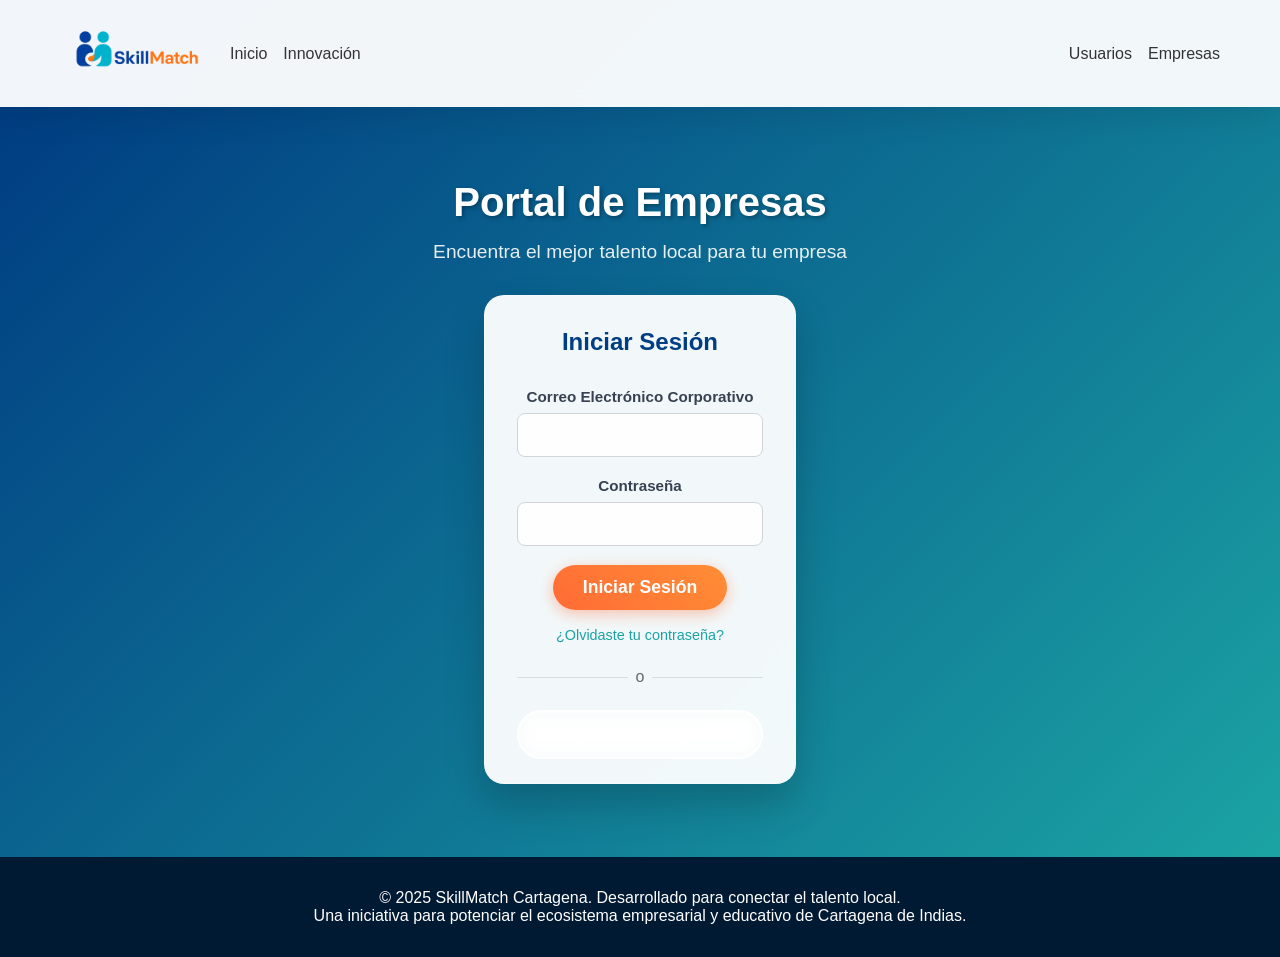
<file: SkillMatch/src/pages/perfil-empresa.html>
<!DOCTYPE html>
<html lang="es">
<head>
    <meta charset="UTF-8">
    <meta name="viewport" content="width=device-width, initial-scale=1.0">
    <title>Perfil de Empresa - SkillMatch Cartagena</title>
    <link rel="stylesheet" href="../assets/css/app.css">
    <link rel="icon" href="../assets/img/logo.png" type="image/png">
</head>
<body>
    <header>
        <nav class="container">
            <div class="nav-left">
                <div class="logo">
                    <img src="../assets/img/logo.png" alt="SkillMatch Logo" width="300" height="100">
                </div>
                <ul class="nav-links">
                    <li><a href="index.html">Inicio</a></li>
                    <li><a href="perfil-empresa.html" class="active-nav">Mi Empresa</a></li>
                </ul>
            </div>
            <ul class="nav-links">
                <li><a href="#candidatos">Candidatos</a></li>
                <li><a href="#ofertas">Mis Ofertas</a></li>
                <li><a href="login.html" class="btn-login" id="btnCerrarSesion">Cerrar Sesión</a></li>
            </ul>
        </nav>
    </header>

    <!-- Company Hero Section -->
    <section class="company-hero-new">
        <div class="company-cover-container">
            <img src="https://images.unsplash.com/photo-1497366216548-37526070297c?w=1200&h=300&fit=crop" alt="Company Cover" id="companyCover" class="company-cover-img">
            <button class="btn-edit-cover-new" id="btnEditCover">
                <svg width="16" height="16" fill="currentColor" viewBox="0 0 16 16">
                    <path d="M10.5 8.5a2.5 2.5 0 1 1-5 0 2.5 2.5 0 0 1 5 0z"/>
                    <path d="M2 4a2 2 0 0 0-2 2v6a2 2 0 0 0 2 2h12a2 2 0 0 0 2-2V6a2 2 0 0 0-2-2h-1.172a2 2 0 0 1-1.414-.586l-.828-.828A2 2 0 0 0 9.172 2H6.828a2 2 0 0 0-1.414.586l-.828.828A2 2 0 0 1 3.172 4H2zm.5 2a.5.5 0 1 1 0-1 .5.5 0 0 1 0 1zm9 2.5a3.5 3.5 0 1 1-7 0 3.5 3.5 0 0 1 7 0z"/>
                </svg>
                Cambiar Portada
            </button>
        </div>
        
        <div class="container">
            <div class="company-header-card">
                <div class="company-logo-wrapper">
                    <img src="https://ui-avatars.com/api/?name=Soluciones+Tech&size=120&background=1ba3a3&color=fff&bold=true" alt="Logo" id="companyLogo" class="company-logo-img">
                    <button class="btn-edit-logo-new" id="btnEditLogo" title="Cambiar logo">
                        <svg width="16" height="16" fill="currentColor" viewBox="0 0 16 16">
                            <path d="M10.5 8.5a2.5 2.5 0 1 1-5 0 2.5 2.5 0 0 1 5 0z"/>
                            <path d="M2 4a2 2 0 0 0-2 2v6a2 2 0 0 0 2 2h12a2 2 0 0 0 2-2V6a2 2 0 0 0-2-2h-1.172a2 2 0 0 1-1.414-.586l-.828-.828A2 2 0 0 0 9.172 2H6.828a2 2 0 0 0-1.414.586l-.828.828A2 2 0 0 1 3.172 4H2zm.5 2a.5.5 0 1 1 0-1 .5.5 0 0 1 0 1zm9 2.5a3.5 3.5 0 1 1-7 0 3.5 3.5 0 0 1 7 0z"/>
                        </svg>
                    </button>
                </div>
                <div class="company-info-wrapper">
                    <div class="company-title-section">
                        <h1 id="companyName">Soluciones Tech Cartagena</h1>
                        <button class="btn-edit-profile-inline" id="btnEditProfile">Editar Perfil</button>
                    </div>
                    <p class="company-industry" id="companyIndustry">Tecnología | Software Development</p>
                    <div class="company-meta-tags">
                        <span class="meta-tag">
                            <svg width="14" height="14" fill="currentColor" viewBox="0 0 16 16">
                                <path d="M8 16s6-5.686 6-10A6 6 0 0 0 2 6c0 4.314 6 10 6 10zm0-7a3 3 0 1 1 0-6 3 3 0 0 1 0 6z"/>
                            </svg>
                            Cartagena de Indias
                        </span>
                        <span class="meta-tag">
                            <svg width="14" height="14" fill="currentColor" viewBox="0 0 16 16">
                                <path d="M0 8a8 8 0 1 1 16 0A8 8 0 0 1 0 8zm7.5-6.923c-.67.204-1.335.82-1.887 1.855-.173.324-.33.682-.468 1.068H7.5V1.077zM4.09 4a9.267 9.267 0 0 1 .64-1.539 6.7 6.7 0 0 1 .597-.933A7.025 7.025 0 0 0 2.255 4H4.09zm-.582 3.5c.03-.877.138-1.718.312-2.5H1.674a6.958 6.958 0 0 0-.656 2.5h2.49zM4.847 5a12.5 12.5 0 0 0-.338 2.5H7.5V5H4.847zM8.5 5v2.5h2.99a12.495 12.495 0 0 0-.337-2.5H8.5zM4.51 8.5a12.5 12.5 0 0 0 .337 2.5H7.5V8.5H4.51zm3.99 0V11h2.653c.187-.765.306-1.608.338-2.5H8.5zM5.145 12c.138.386.295.744.468 1.068.552 1.035 1.218 1.65 1.887 1.855V12H5.145zm.182 2.472a6.696 6.696 0 0 1-.597-.933A9.268 9.268 0 0 1 4.09 12H2.255a7.024 7.024 0 0 0 3.072 2.472zM3.82 11a13.652 13.652 0 0 1-.312-2.5h-2.49c.062.89.291 1.733.656 2.5H3.82zm6.853 3.472A7.024 7.024 0 0 0 13.745 12H11.91a9.27 9.27 0 0 1-.64 1.539 6.688 6.688 0 0 1-.597.933zM8.5 12v2.923c.67-.204 1.335-.82 1.887-1.855.173-.324.33-.682.468-1.068H8.5zm3.68-1h2.146c.365-.767.594-1.61.656-2.5h-2.49a13.65 13.65 0 0 1-.312 2.5zm2.802-3.5a6.959 6.959 0 0 0-.656-2.5H12.18c.174.782.282 1.623.312 2.5h2.49zM11.27 2.461c.247.464.462.98.64 1.539h1.835a7.024 7.024 0 0 0-3.072-2.472c.218.284.418.598.597.933zM10.855 4a7.966 7.966 0 0 0-.468-1.068C9.835 1.897 9.17 1.282 8.5 1.077V4h2.355z"/>
                            </svg>
                            www.solucionestech.com
                        </span>
                        <span class="meta-tag">
                            <svg width="14" height="14" fill="currentColor" viewBox="0 0 16 16">
                                <path d="M15 14s1 0 1-1-1-4-5-4-5 3-5 4 1 1 1 1h8Zm-7.978-1A.261.261 0 0 1 7 12.996c.001-.264.167-1.03.76-1.72C8.312 10.629 9.282 10 11 10c1.717 0 2.687.63 3.24 1.276.593.69.758 1.457.76 1.72l-.008.002a.274.274 0 0 1-.014.002H7.022ZM11 7a2 2 0 1 0 0-4 2 2 0 0 0 0 4Zm3-2a3 3 0 1 1-6 0 3 3 0 0 1 6 0ZM6.936 9.28a5.88 5.88 0 0 0-1.23-.247A7.35 7.35 0 0 0 5 9c-4 0-5 3-5 4 0 .667.333 1 1 1h4.216A2.238 2.238 0 0 1 5 13c0-1.01.377-2.042 1.09-2.904.243-.294.526-.569.846-.816ZM4.92 10A5.493 5.493 0 0 0 4 13H1c0-.26.164-1.03.76-1.724.545-.636 1.492-1.256 3.16-1.275ZM1.5 5.5a3 3 0 1 1 6 0 3 3 0 0 1-6 0Zm3-2a2 2 0 1 0 0 4 2 2 0 0 0 0-4Z"/>
                            </svg>
                            1,245 seguidores
                        </span>
                    </div>
                </div>
                <div class="company-quick-stats">
                    <div class="quick-stat-item">
                        <div class="stat-number">8</div>
                        <div class="stat-text">Ofertas Activas</div>
                    </div>
                    <div class="quick-stat-item">
                        <div class="stat-number">156</div>
                        <div class="stat-text">Candidatos</div>
                    </div>
                    <div class="quick-stat-item">
                        <div class="stat-number">12</div>
                        <div class="stat-text">Contratados</div>
                    </div>
                </div>
            </div>
        </div>
    </section>

    <!-- Main Content -->
    <section class="company-content">
        <div class="container">
            <div class="company-grid-layout">
                <!-- Left Sidebar -->
                <aside class="company-sidebar-left">
                    <div class="sidebar-widget">
                        <h3 class="widget-title">📊 Resumen de Actividad</h3>
                        <div class="activity-stats">
                            <div class="activity-row">
                                <span class="activity-label">Ofertas Publicadas</span>
                                <span class="activity-value" id="statOfertasPublicadas">0</span>
                            </div>
                            <div class="activity-row">
                                <span class="activity-label">Candidatos Contactados</span>
                                <span class="activity-value" id="statCandidatosContactados">0</span>
                            </div>
                            <div class="activity-row">
                                <span class="activity-label">Contrataciones Exitosas</span>
                                <span class="activity-value" id="statContratacionesExitosas">0</span>
                            </div>
                            <div class="activity-row">
                                <span class="activity-label">Miembros del Equipo</span>
                                <span class="activity-value" id="statMiembrosEquipo">0</span>
                            </div>
                        </div>
                    </div>

                    <div class="sidebar-widget">
                        <h3 class="widget-title">🏆 Certificaciones</h3>
                        <div class="certifications-grid">
                            <span class="certification-badge">ISO 9001:2015</span>
                            <span class="certification-badge">CMMI Level 3</span>
                            <span class="certification-badge">Great Place to Work</span>
                        </div>
                    </div>

                    <div class="sidebar-widget">
                        <h3 class="widget-title">✨ Beneficios</h3>
                        <ul class="benefits-simple-list">
                            <li>Salario competitivo</li>
                            <li>Seguro médico integral</li>
                            <li>Capacitación continua</li>
                            <li>Trabajo remoto</li>
                            <li>Horarios flexibles</li>
                            <li>Bonos por desempeño</li>
                        </ul>
                    </div>
                </aside>

                <!-- Main Content Area -->
                <main class="company-main-area">
                    <!-- About Section -->
                    <div class="content-section-card">
                        <div class="section-card-header">
                            <h2>Acerca de Nosotros</h2>
                            <button class="btn-icon-action" id="btnEditAbout" title="Editar descripción">
                                <svg width="16" height="16" fill="currentColor" viewBox="0 0 16 16">
                                    <path d="M15.502 1.94a.5.5 0 0 1 0 .706L14.459 3.69l-2-2L13.502.646a.5.5 0 0 1 .707 0l1.293 1.293zm-1.75 2.456-2-2L4.939 9.21a.5.5 0 0 0-.121.196l-.805 2.414a.25.25 0 0 0 .316.316l2.414-.805a.5.5 0 0 0 .196-.12l6.813-6.814z"/>
                                </svg>
                            </button>
                        </div>
                        <div class="section-card-body" id="companyAbout">
                            <p>Cargando información de la empresa...</p>
                        </div>
                    </div>

                    <!-- Job Offers Section -->
                    <div class="content-section-card" id="ofertas">
                        <div class="section-card-header">
                            <h2>Ofertas de Empleo Activas</h2>
                            <button class="btn-new-offer" id="btnNewOffer">
                                <svg width="16" height="16" fill="currentColor" viewBox="0 0 16 16">
                                    <path d="M8 4a.5.5 0 0 1 .5.5v3h3a.5.5 0 0 1 0 1h-3v3a.5.5 0 0 1-1 0v-3h-3a.5.5 0 0 1 0-1h3v-3A.5.5 0 0 1 8 4z"/>
                                </svg>
                                Nueva Oferta
                            </button>
                        </div>
                        <div class="section-card-body">
                            <div class="offers-list" id="offersList">
                                <!-- Offer Card 1 -->
                                <div class="offer-card">
                                    <div class="offer-card-header">
                                        <div class="offer-title-section">
                                            <h3>Practicante Desarrollador Frontend</h3>
                                            <span class="offer-type-badge practice">Práctica</span>
                                        </div>
                                        <button class="offer-menu-btn" title="Opciones">⋮</button>
                                    </div>
                                    <div class="offer-card-info">
                                        <div class="offer-info-row">
                                            <span class="info-label">Candidatos:</span>
                                            <span class="info-value">24 interesados</span>
                                        </div>
                                        <div class="offer-info-row">
                                            <span class="info-label">Publicado:</span>
                                            <span class="info-value">Hace 3 días</span>
                                        </div>
                                        <div class="offer-info-row">
                                            <span class="info-label">Estado:</span>
                                            <span class="status-badge active">Activa</span>
                                        </div>
                                    </div>
                                    <div class="offer-card-actions">
                                        <button class="btn-offer-action primary">Ver Candidatos</button>
                                        <button class="btn-offer-action">Editar</button>
                                        <button class="btn-offer-action">Archivar</button>
                                    </div>
                                </div>

                                <!-- Offer Card 2 -->
                                <div class="offer-card">
                                    <div class="offer-card-header">
                                        <div class="offer-title-section">
                                            <h3>Developer Backend Senior</h3>
                                            <span class="offer-type-badge employment">Empleo</span>
                                        </div>
                                        <button class="offer-menu-btn" title="Opciones">⋮</button>
                                    </div>
                                    <div class="offer-card-info">
                                        <div class="offer-info-row">
                                            <span class="info-label">Candidatos:</span>
                                            <span class="info-value">12 interesados</span>
                                        </div>
                                        <div class="offer-info-row">
                                            <span class="info-label">Publicado:</span>
                                            <span class="info-value">Hace 1 semana</span>
                                        </div>
                                        <div class="offer-info-row">
                                            <span class="info-label">Estado:</span>
                                            <span class="status-badge active">Activa</span>
                                        </div>
                                    </div>
                                    <div class="offer-card-actions">
                                        <button class="btn-offer-action primary">Ver Candidatos</button>
                                        <button class="btn-offer-action">Editar</button>
                                        <button class="btn-offer-action">Archivar</button>
                                    </div>
                                </div>

                                <!-- Offer Card 3 -->
                                <div class="offer-card">
                                    <div class="offer-card-header">
                                        <div class="offer-title-section">
                                            <h3>Proyecto Freelance: Migración a Cloud</h3>
                                            <span class="offer-type-badge freelance">Freelance</span>
                                        </div>
                                        <button class="offer-menu-btn" title="Opciones">⋮</button>
                                    </div>
                                    <div class="offer-card-info">
                                        <div class="offer-info-row">
                                            <span class="info-label">Candidatos:</span>
                                            <span class="info-value">8 interesados</span>
                                        </div>
                                        <div class="offer-info-row">
                                            <span class="info-label">Publicado:</span>
                                            <span class="info-value">Hace 2 semanas</span>
                                        </div>
                                        <div class="offer-info-row">
                                            <span class="info-label">Estado:</span>
                                            <span class="status-badge inactive">Cerrada</span>
                                        </div>
                                    </div>
                                    <div class="offer-card-actions">
                                        <button class="btn-offer-action primary">Ver Candidatos</button>
                                        <button class="btn-offer-action">Editar</button>
                                        <button class="btn-offer-action success">Reabrir</button>
                                    </div>
                                </div>
                            </div>
                        </div>
                    </div>

                    <!-- Recommended Candidates Section -->
                    <div class="content-section-card" id="candidatos">
                        <div class="section-card-header">
                            <h2>Candidatos Recomendados</h2>
                            <a href="#" class="link-view-all">Ver todos →</a>
                        </div>
                        <div class="section-card-body">
                            <div class="candidates-grid" id="candidatesList">
                                <!-- Candidate Card 1 -->
                                <div class="candidate-mini-card">
                                    <div class="candidate-card-header">
                                        <img src="https://ui-avatars.com/api/?name=Juan+Rodriguez&background=1ba3a3&color=fff" alt="Candidato" class="candidate-mini-avatar">
                                        <div class="candidate-match-score">98%</div>
                                    </div>
                                    <h4 class="candidate-mini-name">Juan Rodríguez</h4>
                                    <p class="candidate-mini-title">Estudiante de Contabilidad y Finanzas</p>
                                    <p class="candidate-mini-match">3 habilidades coinciden</p>
                                    <div class="candidate-mini-skills">
                                        <span class="skill-mini-tag">React</span>
                                        <span class="skill-mini-tag">JavaScript</span>
                                        <span class="skill-mini-tag">Node.js</span>
                                    </div>
                                    <div class="candidate-mini-actions">
                                        <button class="btn-mini-action primary">Ver Perfil</button>
                                        <button class="btn-mini-action">Contactar</button>
                                    </div>
                                </div>

                                <!-- Candidate Card 2 -->
                                <div class="candidate-mini-card">
                                    <div class="candidate-card-header">
                                        <img src="https://ui-avatars.com/api/?name=Maria+Garcia&background=1ba3a3&color=fff" alt="Candidato" class="candidate-mini-avatar">
                                        <div class="candidate-match-score">94%</div>
                                    </div>
                                    <h4 class="candidate-mini-name">María García López</h4>
                                    <p class="candidate-mini-title">Estudiante de Diseño / UX</p>
                                    <p class="candidate-mini-match">4 habilidades coinciden</p>
                                    <div class="candidate-mini-skills">
                                        <span class="skill-mini-tag">Python</span>
                                        <span class="skill-mini-tag">SQL</span>
                                        <span class="skill-mini-tag">Django</span>
                                    </div>
                                    <div class="candidate-mini-actions">
                                        <button class="btn-mini-action primary">Ver Perfil</button>
                                        <button class="btn-mini-action">Contactar</button>
                                    </div>
                                </div>
                            </div>
                        </div>
                    </div>
                </main>

                <!-- Right Sidebar -->
                <aside class="company-sidebar-right">
                    <div class="sidebar-widget">
                        <h3 class="widget-title">📚 Recursos Útiles</h3>
                        <ul class="resources-links-list">
                            <li><a href="#">📖 Guía de Contratación</a></li>
                            <li><a href="#">💡 Mejores Prácticas</a></li>
                            <li><a href="#">📊 Reportes de Mercado</a></li>
                            <li><a href="#">🎓 Capacitaciones</a></li>
                            <li><a href="#">📞 Soporte</a></li>
                        </ul>
                    </div>

                    <div class="sidebar-widget">
                        <h3 class="widget-title">💼 Plan Actual</h3>
                        <div class="plan-info">
                            <p class="plan-name-text">Plan Professional</p>
                            <ul class="plan-features-list">
                                <li>✓ 10 Ofertas Activas</li>
                                <li>✓ Mensajería Directa</li>
                                <li>✓ Analytics Avanzado</li>
                            </ul>
                            <button class="btn-upgrade-plan">Upgrade Plan</button>
                        </div>
                    </div>
                </aside>
            </div>
        </div>
    </section>

    <footer>
        <div class="container">
            <p>&copy; 2025 SkillMatch Cartagena. Desarrollado para conectar el talento local.</p>
            <p>Una iniciativa para potenciar el ecosistema empresarial y educativo de Cartagena de Indias.</p>
        </div>
    </footer>

    <script src="../assets/js/api-config.js"></script>
    <script src="../assets/js/notifications.js"></script>
    <script src="../assets/js/perfil-empresa.js"></script>
</body>
</html>
</file>
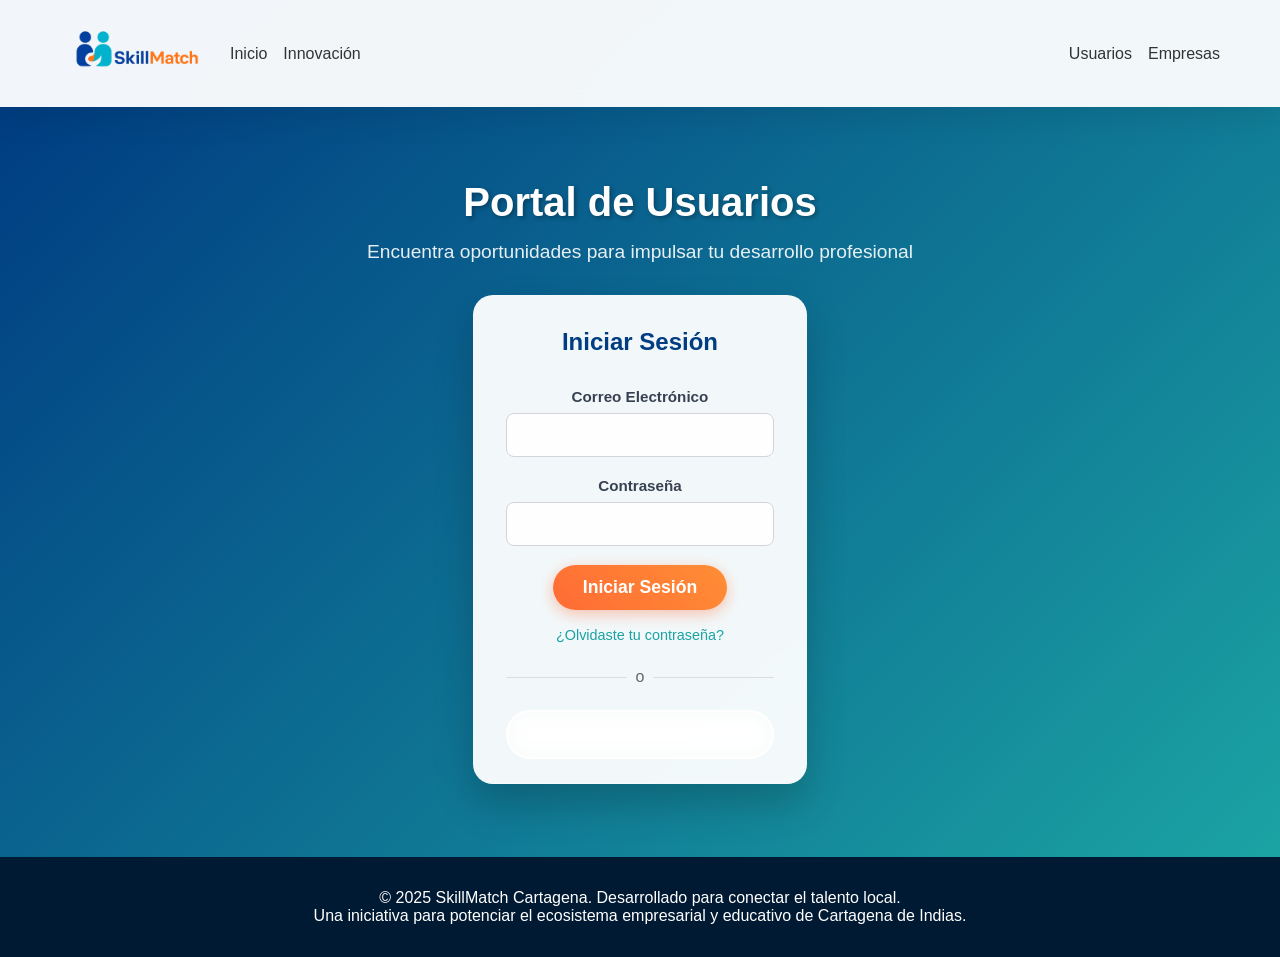
<file: SkillMatch/src/pages/perfil-usuario.html>
<!DOCTYPE html>
<html lang="es">
<head>
    <meta charset="UTF-8">
    <meta name="viewport" content="width=device-width, initial-scale=1.0">
    <title>Mi Perfil (Usuario) - SkillMatch Cartagena</title>
    <link rel="stylesheet" href="../assets/css/app.css">
    <link rel="icon" href="../assets/img/logo.png" type="image/png">
</head>
<body>
    <header>
        <nav class="container">
            <div class="nav-left">
                <div class="logo">
                    <img src="../assets/img/logo.png" alt="SkillMatch Logo" width="300" height="100">
                </div>
                <ul class="nav-links">
                    <li><a href="index.html">Inicio</a></li>
                    <li><a href="perfil-usuario.html" class="active-nav">Mi Perfil</a></li>
                </ul>
            </div>
            <ul class="nav-links">
                <li><a href="oportunidades.html">Oportunidades</a></li>
                <li><a href="conexiones.html">Conexiones</a></li>
                <li><a href="login.html" class="btn-login">Cerrar Sesión</a></li>
            </ul>
        </nav>
    </header>

    <section class="profile-hero-new">
        <div class="container">
            <div class="profile-header-card">
                <div class="profile-cover">
                    <button class="btn-edit-cover" id="editCoverBtn">
                        <span>📷</span> Cambiar portada
                    </button>
                </div>
                <div class="profile-header-content">
                    <div class="profile-avatar-section">
                        <div class="profile-avatar">
                            <img id="profileImage" alt="Foto de perfil" class="avatar-img-hidden">
                            <div id="profileInitials" class="profile-avatar-initials" aria-hidden="true"></div>
                            <button class="btn-edit-avatar" id="editAvatarBtn" title="Cambiar foto" type="button">
                                <svg width="16" height="16" fill="currentColor" viewBox="0 0 16 16">
                                    <path d="M10.5 8.5a2.5 2.5 0 1 1-5 0 2.5 2.5 0 0 1 5 0z"/>
                                    <path d="M2 4a2 2 0 0 0-2 2v6a2 2 0 0 0 2 2h12a2 2 0 0 0 2-2V6a2 2 0 0 0-2-2h-1.172a2 2 0 0 1-1.414-.586l-.828-.828A2 2 0 0 0 9.172 2H6.828a2 2 0 0 0-1.414.586l-.828.828A2 2 0 0 1 3.172 4H2zm.5 2a.5.5 0 1 1 0-1 .5.5 0 0 1 0 1zm9 2.5a3.5 3.5 0 1 1-7 0 3.5 3.5 0 0 1 7 0z"/>
                                </svg>
                            </button>
                        </div>
                    </div>
                    <div class="profile-info-header">
                        <div class="profile-name-section">
                            <h1 id="userName">Cargando...</h1>
                            <p class="profile-headline" id="userHeadline">Cargando información...</p>
                            <div class="profile-meta">
                                <span id="userLocation">📍 Cartagena, Colombia</span>
                                <span id="userConnections">• 0 conexiones</span>
                            </div>
                        </div>
                        <button type="button" class="btn-edit-profile" id="editProfileBtn">
                            Editar perfil
                        </button>
                    </div>
                </div>
            </div>
        </div>
    </section>

    <section class="profile-container">
        <div class="container">
            <div class="profile-layout">
                <aside class="profile-sidebar">
                    <div class="profile-card">
                        <h3 class="card-title">📊 Estadísticas</h3>
                        <div class="stats-grid">
                            <div class="stat-item">
                                <div class="stat-icon">👁️</div>
                                <div class="stat-content">
                                    <span class="stat-value" id="profileViews">0</span>
                                    <span class="stat-label">Vistas del perfil</span>
                                </div>
                            </div>
                            <div class="stat-item">
                                <div class="stat-icon">💼</div>
                                <div class="stat-content">
                                    <span class="stat-value" id="applicationsCount">0</span>
                                    <span class="stat-label">Aplicaciones</span>
                                </div>
                            </div>
                            <div class="stat-item">
                                <div class="stat-icon">🎯</div>
                                <div class="stat-content">
                                    <span class="stat-value" id="matchRate">0%</span>
                                    <span class="stat-label">Match promedio</span>
                                </div>
                            </div>
                        </div>
                    </div>

                    <div class="profile-card">
                        <div class="card-header-flex">
                            <h3 class="card-title">🎯 Habilidades</h3>
                            <button type="button" class="btn-add-skill" id="addSkillBtn">+ Agregar</button>
                        </div>
                        <div class="skills-list-new" id="userSkills">
                            <p class="loading-text">Cargando habilidades...</p>
                        </div>
                    </div>

                    <div class="profile-card">
                        <h3 class="card-title">📈 Progreso del Perfil</h3>
                        <div class="profile-progress">
                            <div class="progress-bar">
                                <div class="progress-fill" id="profileProgress"></div>
                            </div>
                            <p class="progress-text"><span id="progressPercentage">0</span>% completado</p>
                            <ul class="progress-checklist" id="profileChecklist">
                                <li>Cargando...</li>
                            </ul>
                        </div>
                    </div>
                </aside>

                <main class="profile-main">
                    <div class="profile-section">
                        <div class="section-header">
                            <h2>Experiencia</h2>
                            <button type="button" class="btn-icon" id="addExperienceBtn">+ Agregar</button>
                        </div>
                        <div id="experienceContainer">
                            <p class="loading-text">Cargando experiencia...</p>
                        </div>
                    </div>

                    <div class="profile-section">
                        <div class="section-header">
                            <h2>Educación</h2>
                            <button type="button" class="btn-icon" id="addEducationBtn">+ Agregar</button>
                        </div>
                        <div id="educationContainer">
                            <p class="loading-text">Cargando educación...</p>
                        </div>
                    </div>

                    <div class="profile-section">
                        <div class="section-header">
                            <h2>Certificaciones y Logros</h2>
                            <button type="button" class="btn-icon">+ Agregar</button>
                        </div>
                        <div class="certifications-grid">
                            <div class="cert-item">
                                <div class="cert-badge">🏆</div>
                                <h4>Google Cloud Associate Cloud Engineer</h4>
                                <p class="cert-issuer">Google Cloud</p>
                                <p class="cert-date">Obtenido: Nov 2024</p>
                            </div>
                            <div class="cert-item">
                                <div class="cert-badge">🏆</div>
                                <h4>React Fundamentals Certificate</h4>
                                <p class="cert-issuer">Udemy</p>
                                <p class="cert-date">Obtenido: Sep 2024</p>
                            </div>
                            <div class="cert-item">
                                <div class="cert-badge">🏆</div>
                                <h4>JavaScript Advanced Course</h4>
                                <p class="cert-issuer">Platzi</p>
                                <p class="cert-date">Obtenido: Aug 2024</p>
                            </div>
                        </div>
                    </div>

                    <div class="profile-section">
                        <div class="section-header">
                            <h2>Proyectos y Portfolio</h2>
                            <button type="button" class="btn-icon">+ Agregar</button>
                        </div>
                        <div class="projects-grid">
                            <div class="project-item">
                                <div class="project-header">
                                    <h3>E-Commerce Platform</h3>
                                    <p class="project-date">2024</p>
                                </div>
                                <p class="project-desc">Plataforma de comercio electrónico con carrito de compras, sistema de pagos e inventario.</p>
                                <div class="project-tech">
                                    <span>React</span>
                                    <span>Node.js</span>
                                    <span>MongoDB</span>
                                </div>
                                <a href="#" class="project-link">Ver proyecto →</a>
                            </div>
                            <div class="project-item">
                                <div class="project-header">
                                    <h3>Task Manager App</h3>
                                    <p class="project-date">2024</p>
                                </div>
                                <p class="project-desc">Aplicación para gestionar tareas con autenticación de usuarios y base de datos en la nube.</p>
                                <div class="project-tech">
                                    <span>Vue.js</span>
                                    <span>Firebase</span>
                                    <span>CSS3</span>
                                </div>
                                <a href="#" class="project-link">Ver proyecto →</a>
                            </div>
                        </div>
                    </div>

                    <div class="profile-section">
                        <div class="section-header">
                            <h2>Recomendaciones de Empresas</h2>
                        </div>
                        <div class="recommendations-list">
                            <div class="recommendation-item">
                                <div class="rec-header">
                                    <img src="../assets/img/logo.png" alt="Empresa">
                                    <div class="rec-info">
                                        <h4>Excelente desarrollador</h4>
                                        <p class="rec-company">María González - Soluciones Tech Cartagena</p>
                                        <p class="rec-date">Recomendación de hace 2 meses</p>
                                    </div>
                                </div>
                                <p class="rec-text">"Juan es un desarrollador muy competente. Demostró gran capacidad para aprender tecnologías nuevas y trabajar en equipo. Muy recomendado."</p>
                            </div>
                            <div class="recommendation-item">
                                <div class="rec-header">
                                    <img src="../assets/img/logo.png" alt="Empresa">
                                    <div class="rec-info">
                                        <h4>Profesional responsable y comprometido</h4>
                                        <p class="rec-company">Carlos López - StartUp Digital</p>
                                        <p class="rec-date">Recomendación de hace 1 mes</p>
                                    </div>
                                </div>
                                <p class="rec-text">"Trabajar con Juan fue una excelente experiencia. Demuestra compromiso, responsabilidad y ganas de crecer profesionalmente."</p>
                            </div>
                        </div>
                    </div>
                </main>

                <aside class="profile-right-sidebar">
                    <div class="sidebar-card">
                        <div class="card-header-flex">
                            <h3 class="card-title">💼 Oportunidades Recomendadas</h3>
                        </div>
                        <div id="recommendedJobs">
                            <p class="loading-text">Cargando oportunidades...</p>
                        </div>
                        <a href="oportunidades.html" class="btn-view-all">Ver todas →</a>
                    </div>

                    <div class="sidebar-card">
                        <h3 class="card-title">🏢 Empresas Interesadas</h3>
                        <div id="interestedCompanies">
                            <p class="loading-text">Cargando empresas...</p>
                        </div>
                    </div>
                </aside>
            </div>
        </div>
    </section>

    <!-- Modal Editar Perfil -->
    <div id="editProfileModal" class="modal">
        <div class="modal-content">
            <div class="modal-header">
                <h2>✏️ Editar Perfil</h2>
                <button type="button" class="btn-close-modal" onclick="closeEditModal()">✕</button>
            </div>
            <form id="editProfileForm">
                <div class="form-row">
                    <div class="form-group">
                        <label for="editFirstName">Nombre *</label>
                        <input type="text" id="editFirstName" required>
                    </div>
                    <div class="form-group">
                        <label for="editLastName">Apellido *</label>
                        <input type="text" id="editLastName" required>
                    </div>
                </div>
                <div class="form-group">
                    <label for="editEmail">Email *</label>
                    <input type="email" id="editEmail" required>
                </div>
                <div class="form-group">
                    <label for="editPhone">Teléfono</label>
                    <input type="tel" id="editPhone">
                </div>
                <div class="form-group">
                    <label for="editHeadline">Título profesional</label>
                    <input type="text" id="editHeadline" placeholder="Ej: Ingeniero de Sistemas | Desarrollador">
                </div>
                <div class="form-group">
                    <label for="editLocation">Ubicación</label>
                    <input type="text" id="editLocation" placeholder="Ej: Cartagena, Colombia">
                </div>
                <div class="form-group">
                    <label for="editBio">Biografía</label>
                    <textarea id="editBio" rows="4" placeholder="Cuéntanos sobre ti..."></textarea>
                </div>
                <div class="modal-actions">
                    <button type="button" class="btn-secondary-modal" onclick="closeEditModal()">Cancelar</button>
                    <button type="submit" class="btn-primary-modal">Guardar Cambios</button>
                </div>
            </form>
        </div>
    </div>

    <!-- Modal Cambiar Foto -->
    <div id="changePhotoModal" class="modal">
        <div class="modal-content-small">
            <div class="modal-header">
                <h2>📷 Cambiar Foto de Perfil</h2>
                <button type="button" class="btn-close-modal" onclick="closePhotoModal()">✕</button>
            </div>
            <form id="changePhotoForm">
                <div class="form-group">
                    <label for="photoUrl">URL de la imagen</label>
                    <input type="url" id="photoUrl" placeholder="https://ejemplo.com/imagen.jpg" required>
                    <p class="form-hint">Ingresa la URL de tu foto de perfil</p>
                </div>
                <div class="modal-actions">
                    <button type="button" class="btn-secondary-modal" onclick="closePhotoModal()">Cancelar</button>
                    <button type="submit" class="btn-primary-modal">Actualizar Foto</button>
                </div>
            </form>
        </div>
    </div>

    <!-- Modal Cambiar Portada -->
    <div id="changeCoverModal" class="modal">
        <div class="modal-content-small">
            <div class="modal-header">
                <h2>🖼️ Cambiar Portada</h2>
                <button type="button" class="btn-close-modal" onclick="closeCoverModal()">✕</button>
            </div>
            <form id="changeCoverForm">
                <div class="form-group">
                    <label for="coverUrl">URL de la imagen</label>
                    <input type="url" id="coverUrl" placeholder="https://ejemplo.com/portada.jpg" required>
                    <p class="form-hint">Ingresa la URL de tu imagen de portada (recomendado: 1200x200px)</p>
                </div>
                <div class="modal-actions">
                    <button type="button" class="btn-secondary-modal" onclick="closeCoverModal()">Cancelar</button>
                    <button type="submit" class="btn-primary-modal">Actualizar Portada</button>
                </div>
            </form>
        </div>
    </div>

    <!-- Modal Agregar Habilidad -->
    <div id="addSkillModal" class="modal">
        <div class="modal-content-small">
            <div class="modal-header">
                <h2>🎯 Agregar Habilidad</h2>
                <button type="button" class="btn-close-modal" onclick="closeAddSkillModal()">✕</button>
            </div>
            <form id="addSkillForm">
                <div class="form-group">
                    <label for="skillName">Nombre de la Habilidad *</label>
                    <input type="text" id="skillName" placeholder="Ej: JavaScript, React, Python" required>
                </div>
                <div class="form-group">
                    <label for="skillLevel">Nivel de Dominio *</label>
                    <select id="skillLevel" required>
                        <option value="">Selecciona un nivel</option>
                        <option value="BASICO">Básico</option>
                        <option value="INTERMEDIO">Intermedio</option>
                        <option value="AVANZADO">Avanzado</option>
                        <option value="EXPERTO">Experto</option>
                    </select>
                </div>
                <div class="modal-actions">
                    <button type="button" class="btn-secondary-modal" onclick="closeAddSkillModal()">Cancelar</button>
                    <button type="submit" class="btn-primary-modal">Agregar Habilidad</button>
                </div>
            </form>
        </div>
    </div>

    <!-- Modal Agregar Experiencia -->
    <div id="addExperienceModal" class="modal">
        <div class="modal-content">
            <div class="modal-header">
                <h2>💼 Agregar Experiencia</h2>
                <button type="button" class="btn-close-modal" onclick="closeAddExperienceModal()">✕</button>
            </div>
            <form id="addExperienceForm">
                <div class="form-group">
                    <label for="expCompany">Empresa *</label>
                    <input type="text" id="expCompany" placeholder="Nombre de la empresa" required>
                </div>
                <div class="form-group">
                    <label for="expPosition">Cargo *</label>
                    <input type="text" id="expPosition" placeholder="Tu cargo o rol" required>
                </div>
                <div class="form-row">
                    <div class="form-group">
                        <label for="expStartDate">Fecha de Inicio *</label>
                        <input type="date" id="expStartDate" required>
                    </div>
                    <div class="form-group">
                        <label for="expEndDate">Fecha de Fin</label>
                        <input type="date" id="expEndDate">
                    </div>
                </div>
                <div class="form-group">
                    <label class="checkbox-label">
                        <input type="checkbox" id="expIsCurrent">
                        Trabajo actual
                    </label>
                </div>
                <div class="form-group">
                    <label for="expLocation">Ubicación</label>
                    <input type="text" id="expLocation" placeholder="Ciudad, País">
                </div>
                <div class="form-group">
                    <label for="expDescription">Descripción</label>
                    <textarea id="expDescription" rows="4" placeholder="Describe tus responsabilidades y logros"></textarea>
                </div>
                <div class="modal-actions">
                    <button type="button" class="btn-secondary-modal" onclick="closeAddExperienceModal()">Cancelar</button>
                    <button type="submit" class="btn-primary-modal">Agregar Experiencia</button>
                </div>
            </form>
        </div>
    </div>

    <!-- Modal Agregar Educación -->
    <div id="addEducationModal" class="modal">
        <div class="modal-content">
            <div class="modal-header">
                <h2>🎓 Agregar Educación</h2>
                <button type="button" class="btn-close-modal" onclick="closeAddEducationModal()">✕</button>
            </div>
            <form id="addEducationForm">
                <div class="form-group">
                    <label for="eduSchool">Institución *</label>
                    <input type="text" id="eduSchool" placeholder="Nombre de la institución" required>
                </div>
                <div class="form-group">
                    <label for="eduDegree">Título *</label>
                    <input type="text" id="eduDegree" placeholder="Ej: Ingeniería de Sistemas" required>
                </div>
                <div class="form-group">
                    <label for="eduFieldOfStudy">Campo de Estudio</label>
                    <input type="text" id="eduFieldOfStudy" placeholder="Ej: Desarrollo de Software">
                </div>
                <div class="form-row">
                    <div class="form-group">
                        <label for="eduStartDate">Fecha de Inicio *</label>
                        <input type="date" id="eduStartDate" required>
                    </div>
                    <div class="form-group">
                        <label for="eduEndDate">Fecha de Fin</label>
                        <input type="date" id="eduEndDate">
                    </div>
                </div>
                <div class="form-group">
                    <label class="checkbox-label">
                        <input type="checkbox" id="eduIsCurrent">
                        Estudio actual
                    </label>
                </div>
                <div class="form-group">
                    <label for="eduDescription">Descripción</label>
                    <textarea id="eduDescription" rows="3" placeholder="Actividades, logros, promedio, etc."></textarea>
                </div>
                <div class="modal-actions">
                    <button type="button" class="btn-secondary-modal" onclick="closeAddEducationModal()">Cancelar</button>
                    <button type="submit" class="btn-primary-modal">Agregar Educación</button>
                </div>
            </form>
        </div>
    </div>

    <footer>
        <div class="container">
            <p>&copy; 2025 SkillMatch Cartagena. Desarrollado para conectar el talento local.</p>
            <p>Una iniciativa para potenciar el ecosistema empresarial y educativo de Cartagena de Indias.</p>
        </div>
    </footer>

    <script src="../assets/js/api-config.js"></script>
    <script src="../assets/js/notifications.js"></script>
    <script src="../assets/js/profile.js"></script>
</body>
</html>
</file>
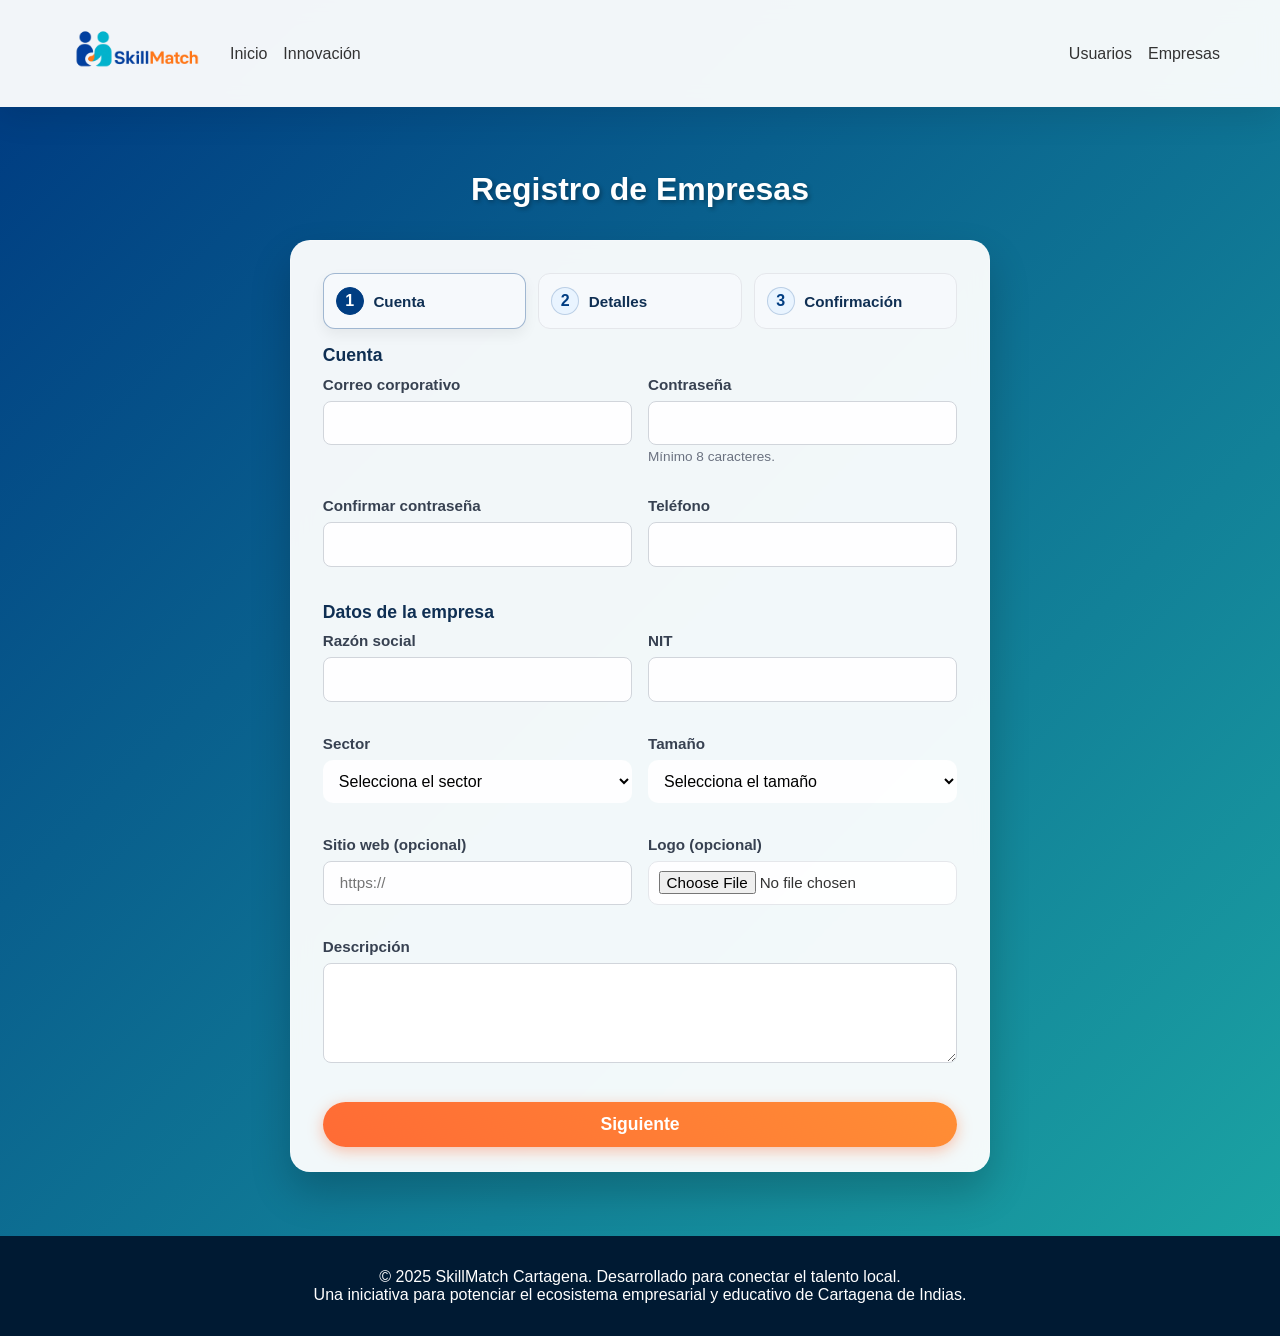
<file: SkillMatch/src/pages/registro-empresa.html>
<!DOCTYPE html>
<html lang="es">
<head>
    <meta charset="UTF-8">
    <meta name="viewport" content="width=device-width, initial-scale=1.0">
    <title>Registro de Empresa - SkillMatch Cartagena</title>
    <link rel="stylesheet" href="../assets/css/app.css">
    <link rel="icon" href="../assets/img/logo.png" type="image/png">
</head>
<body>
    <header>
        <nav class="container">
            <div class="nav-left">
                <div class="logo">
                    <a href="index.html">
                        <img src="../assets/img/logo.png" alt="SkillMatch Logo" width="300" height="100">
                    </a>
                </div>
                <ul class="nav-links">
                    <li><a href="index.html">Inicio</a></li>
                    <li><a href="index.html#innovacion">Innovación</a></li>
                </ul>
            </div>
            <ul class="nav-links">
                <li><a href="index.html#usuarios-empresas">Usuarios</a></li>
                <li><a href="index.html#usuarios-empresas">Empresas</a></li>
            </ul>
        </nav>
    </header>

    <section class="registro-section">
        <div class="container">
            <h2>Registro de Empresas</h2>
            <form id="form-registro-empresa" class="registro-form" novalidate>
                <div class="stepper" aria-label="Progreso de registro" role="tablist">
                    <div class="step active" data-step="1" role="tab" id="stepper-tab-1" aria-controls="step-panel-1" aria-selected="true" tabindex="0"><span class="step-index">1</span><span class="step-label">Cuenta</span></div>
                    <div class="step" data-step="2" role="tab" id="stepper-tab-2" aria-controls="step-panel-2" aria-selected="false" tabindex="-1"><span class="step-index">2</span><span class="step-label">Detalles</span></div>
                    <div class="step" data-step="3" role="tab" id="stepper-tab-3" aria-controls="step-panel-3" aria-selected="false" tabindex="-1"><span class="step-index">3</span><span class="step-label">Confirmación</span></div>
                </div>

                <div class="form-step active" data-step="1" id="step-panel-1" role="tabpanel" aria-labelledby="stepper-tab-1" aria-hidden="false">
                  <div class="form-section">
                    <h3 class="section-title">Cuenta</h3>
                    <div class="form-grid">
                        <div class="form-group">
                            <label for="empresa-email">Correo corporativo</label>
                            <input type="email" id="empresa-email" name="email" autocomplete="email" required>
                        </div>
                        <div class="form-group">
                            <label for="empresa-pass">Contraseña</label>
                            <input type="password" id="empresa-pass" name="pass" minlength="8" required>
                            <small class="input-help">Mínimo 8 caracteres.</small>
                        </div>
                        <div class="form-group">
                            <label for="empresa-pass2">Confirmar contraseña</label>
                            <input type="password" id="empresa-pass2" name="pass2" minlength="8" required>
                        </div>
                        <div class="form-group">
                            <label for="empresa-telefono">Teléfono</label>
                            <input type="tel" id="empresa-telefono" name="telefono" autocomplete="tel" required>
                        </div>
                    </div>
                  </div>

                  <div class="form-section">
                    <h3 class="section-title">Datos de la empresa</h3>
                    <div class="form-grid">
                        <div class="form-group">
                            <label for="empresa-nombre">Razón social</label>
                            <input type="text" id="empresa-nombre" name="nombre" required>
                        </div>
                        <div class="form-group">
                            <label for="empresa-nit">NIT</label>
                            <input type="text" id="empresa-nit" name="nit" required>
                        </div>
                        <div class="form-group">
                            <label for="empresa-sector">Sector</label>
                            <select id="empresa-sector" name="sector" required>
                                <option value="">Selecciona el sector</option>
                                <option value="tecnologia">Tecnología</option>
                                <option value="diseno_creativo">Diseño / Creativo</option>
                                <option value="marketing_publicidad">Marketing / Publicidad</option>
                                <option value="finanzas">Finanzas / Banca</option>
                                <option value="contabilidad">Contabilidad</option>
                                <option value="rrhh">Recursos Humanos</option>
                                <option value="logistica">Logística / Operaciones</option>
                                <option value="turismo">Turismo / Hotelería</option>
                                <option value="salud">Salud / Bienestar</option>
                                <option value="educacion">Educación / Formación</option>
                                <option value="legal">Legal / Compliance</option>
                                <option value="comercio">Comercio / Retail</option>
                                <option value="industria">Industria / Manufactura</option>
                                <option value="servicios">Servicios Profesionales</option>
                                <option value="otro">Otro</option>
                            </select>
                        </div>
                        <div class="form-group">
                            <label for="empresa-tamano">Tamaño</label>
                            <select id="empresa-tamano" name="tamano">
                                <option value="">Selecciona el tamaño</option>
                                <option value="micro">Micro (1-10)</option>
                                <option value="pequena">Pequeña (11-50)</option>
                                <option value="mediana">Mediana (51-250)</option>
                                <option value="grande">Grande (250+)</option>
                            </select>
                        </div>
                        <div class="form-group">
                            <label for="empresa-web">Sitio web (opcional)</label>
                            <input type="url" id="empresa-web" name="web" placeholder="https://">
                        </div>
                        <div class="form-group">
                            <label for="empresa-logo">Logo (opcional)</label>
                            <input type="file" id="empresa-logo" name="logo" accept="image/png, image/jpeg">
                        </div>
                        <div class="form-group span-full">
                            <label for="empresa-descripcion">Descripción</label>
                            <textarea id="empresa-descripcion" name="descripcion" rows="4" required></textarea>
                        </div>
                    </div>
                  </div>
                  <div class="step-actions">
                    <button type="button" class="btn btn-primary" id="next-step-emp-1">Siguiente</button>
                  </div>
                </div>

                <div class="form-step" data-step="2" id="step-panel-2" role="tabpanel" aria-labelledby="stepper-tab-2" aria-hidden="true">
                                    <div class="form-section">
                                        <h3 class="section-title">Contacto principal</h3>
                                        <div class="form-grid">
                        <div class="form-group">
                            <label for="contacto-nombre">Nombre</label>
                            <input type="text" id="contacto-nombre" name="contacto_nombre" required>
                        </div>
                        <div class="form-group">
                            <label for="contacto-cargo">Cargo</label>
                            <input type="text" id="contacto-cargo" name="contacto_cargo" required>
                        </div>
                        <div class="form-group">
                            <label for="contacto-email">Correo</label>
                            <input type="email" id="contacto-email" name="contacto_email" required>
                        </div>
                        <div class="form-group">
                            <label for="contacto-telefono">Teléfono</label>
                            <input type="tel" id="contacto-telefono" name="contacto_telefono" required>
                        </div>
                    </div>
                  </div>

                  <div class="form-section">
                    <h3 class="section-title">Ubicación</h3>
                    <div class="form-grid">
                        <div class="form-group">
                            <label for="empresa-ciudad">Ciudad</label>
                            <input type="text" id="empresa-ciudad" name="ciudad" placeholder="Cartagena" required>
                        </div>
                        <div class="form-group">
                            <label for="empresa-departamento">Departamento</label>
                            <input type="text" id="empresa-departamento" name="departamento" placeholder="Bolívar" required>
                        </div>
                        <div class="form-group span-full">
                            <label for="empresa-direccion">Dirección</label>
                            <input type="text" id="empresa-direccion" name="direccion" required>
                        </div>
                    </div>
                  </div>

                  <div class="form-section">
                    <h3 class="section-title">Preferencias de contratación</h3>
                    <div class="form-grid">
                        <div class="form-group">
                            <label for="empresa-perfiles">Perfiles buscados</label>
                            <input type="text" id="empresa-perfiles" name="perfiles" placeholder="Ej. Diseñador UX, Analista Financiero, Especialista Marketing" required>
                        </div>
                        <div class="form-group span-full">
                            <label>Roles más demandados (selección rápida)</label>
                            <div class="roles-input" id="roles-tags">
                                <div class="role-tag" data-value="diseño_ux" onclick="toggleRoleTag(this)">Diseño UX/UI</div>
                                <div class="role-tag" data-value="frontend" onclick="toggleRoleTag(this)">Frontend</div>
                                <div class="role-tag" data-value="backend" onclick="toggleRoleTag(this)">Backend</div>
                                <div class="role-tag" data-value="analista_datos" onclick="toggleRoleTag(this)">Analista de Datos</div>
                                <div class="role-tag" data-value="marketing_digital" onclick="toggleRoleTag(this)">Marketing Digital</div>
                                <div class="role-tag" data-value="ventas_comercial" onclick="toggleRoleTag(this)">Ventas / Comercial</div>
                                <div class="role-tag" data-value="atencion_cliente" onclick="toggleRoleTag(this)">Atención al Cliente</div>
                                <div class="role-tag" data-value="rrhh" onclick="toggleRoleTag(this)">Recursos Humanos</div>
                                <div class="role-tag" data-value="logistica" onclick="toggleRoleTag(this)">Logística / Operaciones</div>
                                <div class="role-tag" data-value="finanzas" onclick="toggleRoleTag(this)">Finanzas</div>
                                <div class="role-tag" data-value="contabilidad" onclick="toggleRoleTag(this)">Contabilidad</div>
                                <div class="role-tag" data-value="proyectos" onclick="toggleRoleTag(this)">Gestión de Proyectos</div>
                                <div class="role-tag" data-value="legal" onclick="toggleRoleTag(this)">Legal / Compliance</div>
                                <div class="role-tag" data-value="salud" onclick="toggleRoleTag(this)">Salud / Bienestar</div>
                            </div>
                            <small class="input-help">Haz clic para añadir; se agregan a "Perfiles buscados".</small>
                        </div>
                        <div class="form-group">
                            <label for="empresa-modalidad">Modalidad</label>
                            <select id="empresa-modalidad" name="modalidad">
                                <option value="">Selecciona modalidad</option>
                                <option value="presencial">Presencial</option>
                                <option value="hibrido">Híbrido</option>
                                <option value="remoto">Remoto</option>
                            </select>
                        </div>
                        <div class="form-group">
                            <label for="empresa-seniority">Seniority</label>
                            <select id="empresa-seniority" name="seniority">
                                <option value="">Selecciona nivel</option>
                                <option value="practicas">Prácticas</option>
                                <option value="junior">Junior</option>
                                <option value="semi-senior">Semi Senior</option>
                                <option value="senior">Senior</option>
                            </select>
                        </div>
                        <div class="form-group">
                            <label for="empresa-rango">Rango salarial (opcional)</label>
                            <input type="text" id="empresa-rango" name="rango" placeholder="$1.5M - $2M / mes">
                        </div>
                    </div>
                  </div>
                  <div class="step-actions">
                    <button type="button" class="btn btn-return" id="prev-step-emp-2">Volver</button>
                    <button type="button" class="btn btn-primary" id="next-step-emp-2">Siguiente</button>
                  </div>
                </div>

                <div class="form-step" data-step="3" id="step-panel-3" role="tabpanel" aria-labelledby="stepper-tab-3" aria-hidden="true">
                  <div class="form-section">
                    <h3 class="section-title">Verificación (opcional)</h3>
                    <div class="form-grid">
                        <div class="form-group">
                            <label for="empresa-rut">RUT / Cámara de comercio (PDF)</label>
                            <input type="file" id="empresa-rut" name="rut" accept="application/pdf">
                        </div>
                    </div>
                  </div>

                  <div class="form-section">
                    <label class="checkbox">
                        <input type="checkbox" id="empresa-terminos" required>
                        <span>Acepto los <a href="#">Términos y condiciones</a> y el <a href="#">tratamiento de datos</a>.</span>
                    </label>
                  </div>

                  <div class="step-actions">
                    <button type="button" class="btn btn-return" id="prev-step-emp-3">Volver</button>
                    <button type="submit" class="btn btn-primary">Crear cuenta</button>
                  </div>
                </div>
            </form>
        </div>
    </section>

    <footer>
        <div class="container">
            <p>&copy; 2025 SkillMatch Cartagena. Desarrollado para conectar el talento local.</p>
            <p>Una iniciativa para potenciar el ecosistema empresarial y educativo de Cartagena de Indias.</p>
        </div>
    </footer>

    <script src="../assets/js/api-config.js"></script>
    <script src="../assets/js/registro-empresa.js"></script>
</body>
</html>
</file>
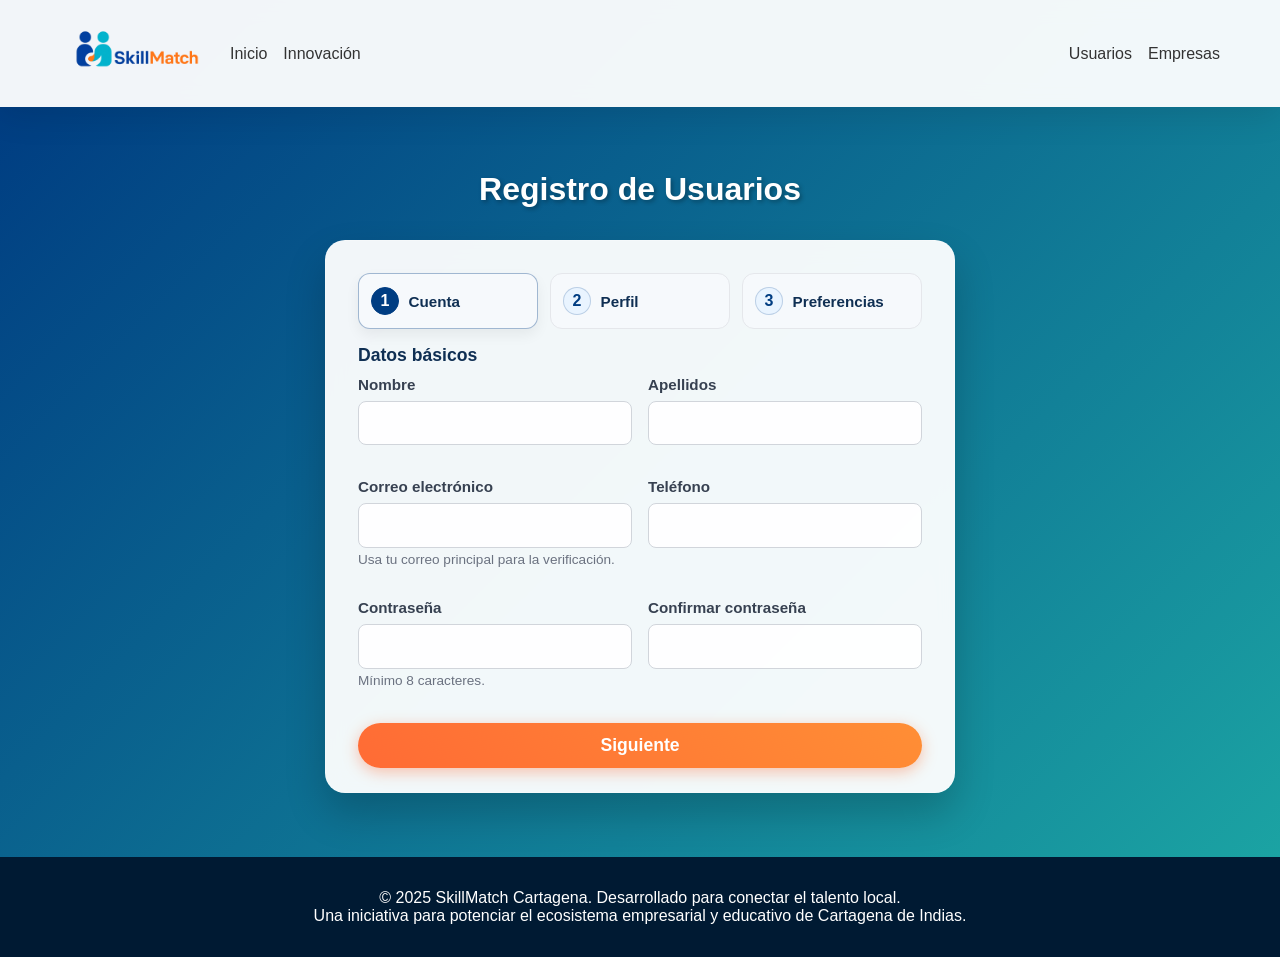
<file: SkillMatch/src/pages/registro-usuario.html>
<!DOCTYPE html>
<html lang="es">
<head>
    <meta charset="UTF-8">
    <meta name="viewport" content="width=device-width, initial-scale=1.0">
    <title>Registro de Usuario - SkillMatch Cartagena</title>
    <link rel="stylesheet" href="../assets/css/app.css">
    <link rel="icon" href="../assets/img/logo.png" type="image/png">
</head>
<body>
    <header>
        <nav class="container">
            <div class="nav-left">
                <div class="logo">
                    <a href="index.html">
                        <img src="../assets/img/logo.png" alt="SkillMatch Logo" width="300" height="100">
                    </a>
                </div>
                <ul class="nav-links">
                    <li><a href="index.html">Inicio</a></li>
                    <li><a href="index.html#innovacion">Innovación</a></li>
                </ul>
            </div>
            <ul class="nav-links">
                <li><a href="index.html#usuarios-empresas">Usuarios</a></li>
                <li><a href="index.html#usuarios-empresas">Empresas</a></li>
            </ul>
        </nav>
    </header>

    <section class="registro-section">
        <div class="container">
            <h2>Registro de Usuarios</h2>
            <form id="form-registro-usuario" class="registro-form" novalidate>
                <div class="stepper" aria-label="Progreso de registro" role="tablist">
                    <div class="step active" role="tab" data-step="1"><span class="step-index">1</span><span class="step-label">Cuenta</span></div>
                    <div class="step" role="tab" data-step="2"><span class="step-index">2</span><span class="step-label">Perfil</span></div>
                    <div class="step" role="tab" data-step="3"><span class="step-index">3</span><span class="step-label">Preferencias</span></div>
                </div>

                <div class="form-step active" data-step="1">
                  <div class="form-section">
                    <h3 class="section-title">Datos básicos</h3>
                    <div class="form-grid">
                        <div class="form-group">
                            <label for="usuario-nombre">Nombre</label>
                            <input type="text" id="usuario-nombre" name="nombre" autocomplete="given-name" required>
                        </div>
                        <div class="form-group">
                            <label for="usuario-apellidos">Apellidos</label>
                            <input type="text" id="usuario-apellidos" name="apellidos" autocomplete="family-name" required>
                        </div>
                        <div class="form-group">
                            <label for="usuario-email">Correo electrónico</label>
                            <input type="email" id="usuario-email" name="email" autocomplete="email" required>
                            <small class="input-help">Usa tu correo principal para la verificación.</small>
                        </div>
                        <div class="form-group">
                            <label for="usuario-telefono">Teléfono</label>
                            <input type="tel" id="usuario-telefono" name="telefono" autocomplete="tel" required>
                        </div>
                        <div class="form-group">
                            <label for="usuario-pass">Contraseña</label>
                            <input type="password" id="usuario-pass" name="pass" minlength="8" required>
                            <small class="input-help">Mínimo 8 caracteres.</small>
                        </div>
                        <div class="form-group">
                            <label for="usuario-pass2">Confirmar contraseña</label>
                            <input type="password" id="usuario-pass2" name="pass2" minlength="8" required>
                        </div>
                    </div>
                  </div>
                  <div class="step-actions">
                      <button type="button" class="btn btn-primary" id="next-step-1">Siguiente</button>
                  </div>
                </div>

                <div class="form-step" data-step="2">
                    <div class="form-section">
                        <h3 class="section-title">Perfil profesional</h3>
                        <div class="form-grid">
                            <div class="form-group">
                                <label for="usuario-profesion">Profesión / Título principal</label>
                                <input type="text" id="usuario-profesion" name="profesion" required>
                            </div>
                            <div class="form-group">
                                <label for="usuario-area-laboral">Área laboral</label>
                                <select id="usuario-area-laboral" name="area_laboral" required>
                                    <option value="">Selecciona un área</option>
                                    <option value="tecnologia">Tecnología</option>
                                    <option value="administracion">Administración</option>
                                    <option value="ventas">Ventas / Comercial</option>
                                    <option value="marketing">Marketing</option>
                                    <option value="finanzas">Finanzas / Contabilidad</option>
                                    <option value="rrhh">Recursos Humanos</option>
                                    <option value="logistica">Logística / Operaciones</option>
                                    <option value="servicio">Servicio al Cliente</option>
                                </select>
                            </div>
                            <div class="form-group">
                                <label for="usuario-experiencia">Años de experiencia</label>
                                <select id="usuario-experiencia" name="experiencia" required>
                                    <option value="">Selecciona…</option>
                                    <option value="0-1">0-1 años</option>
                                    <option value="2-3">2-3 años</option>
                                    <option value="4-5">4-5 años</option>
                                    <option value="6+">6+ años</option>
                                </select>
                            </div>
                            <div class="form-group">
                                <label for="usuario-nivel-estudios">Nivel de estudios</label>
                                <select id="usuario-nivel-estudios" name="nivel_estudios" required>
                                    <option value="">Selecciona…</option>
                                    <option value="tecnico">Técnico</option>
                                    <option value="tecnologo">Tecnólogo</option>
                                    <option value="profesional">Profesional</option>
                                    <option value="especializacion">Especialización</option>
                                    <option value="maestria">Maestría</option>
                                </select>
                            </div>
                            <div class="form-group">
                                <label for="usuario-departamento">Departamento</label>
                                <select id="usuario-departamento" name="departamento" required>
                                    <option value="">Selecciona un departamento</option>
                                    <option value="Amazonas">Amazonas</option>
                                    <option value="Antioquia">Antioquia</option>
                                    <option value="Arauca">Arauca</option>
                                    <option value="Atlántico">Atlántico</option>
                                    <option value="Bolívar">Bolívar</option>
                                    <option value="Boyacá">Boyacá</option>
                                    <option value="Caldas">Caldas</option>
                                    <option value="Caquetá">Caquetá</option>
                                    <option value="Casanare">Casanare</option>
                                    <option value="Cauca">Cauca</option>
                                    <option value="Cesar">Cesar</option>
                                    <option value="Chocó">Chocó</option>
                                    <option value="Córdoba">Córdoba</option>
                                    <option value="Cundinamarca">Cundinamarca</option>
                                    <option value="Guainía">Guainía</option>
                                    <option value="Guaviare">Guaviare</option>
                                    <option value="Huila">Huila</option>
                                    <option value="La Guajira">La Guajira</option>
                                    <option value="Magdalena">Magdalena</option>
                                    <option value="Meta">Meta</option>
                                    <option value="Nariño">Nariño</option>
                                    <option value="Norte de Santander">Norte de Santander</option>
                                    <option value="Putumayo">Putumayo</option>
                                    <option value="Quindío">Quindío</option>
                                    <option value="Risaralda">Risaralda</option>
                                    <option value="San Andrés y Providencia">San Andrés y Providencia</option>
                                    <option value="Santander">Santander</option>
                                    <option value="Sucre">Sucre</option>
                                    <option value="Tolima">Tolima</option>
                                    <option value="Valle del Cauca">Valle del Cauca</option>
                                    <option value="Vaupés">Vaupés</option>
                                    <option value="Vichada">Vichada</option>
                                </select>
                            </div>
                            <div class="form-group">
                                <label for="usuario-ciudad">Ciudad</label>
                                <input type="text" id="usuario-ciudad" name="ciudad" required>
                            </div>
                        </div>
                    </div>
                    <div class="step-actions">
                        <button type="button" class="btn btn-return" id="prev-step-2">Volver</button>
                        <button type="button" class="btn btn-primary" id="next-step-2">Siguiente</button>
                    </div>
                </div>

                <div class="form-step" data-step="3">
                    <div class="form-section">
                        <h3 class="section-title">Preferencias laborales</h3>
                        <div class="form-grid">
                            <div class="form-group">
                                <label for="usuario-modalidad">Modalidad deseada</label>
                                <select id="usuario-modalidad" name="modalidad" required>
                                    <option value="">Selecciona modalidad</option>
                                    <option value="remoto">Remoto</option>
                                    <option value="hibrido">Híbrido</option>
                                    <option value="presencial">Presencial</option>
                                </select>
                            </div>
                            <div class="form-group">
                                <label for="usuario-contrato">Tipo de contrato deseado</label>
                                <select id="usuario-contrato" name="contrato" required>
                                    <option value="">Selecciona contrato</option>
                                    <option value="tiempo-completo">Tiempo completo</option>
                                    <option value="medio-tiempo">Medio tiempo</option>
                                    <option value="freelance">Freelance / Servicios</option>
                                    <option value="practicas">Prácticas / Pasantía</option>
                                </select>
                            </div>
                            <div class="form-group">
                                <label for="usuario-aspiracion">Aspiración salarial (COP)</label>
                                <input type="number" id="usuario-aspiracion" name="aspiracion" min="0" step="50000" placeholder="$" required>
                            </div>
                            <div class="form-group">
                                <label for="usuario-cv">Subir hoja de vida (PDF)</label>
                                <input type="file" id="usuario-cv" name="cv" accept="application/pdf" required>
                            </div>
                        </div>
                    </div>

                    <div class="form-section">
                        <label class="checkbox">
                            <input type="checkbox" id="usuario-terminos" required>
                            <span>Acepto los <a href="#">Términos y condiciones</a> y el <a href="#">tratamiento de datos</a>.</span>
                        </label>
                    </div>

                    <div class="step-actions">
                        <button type="button" class="btn btn-return" id="prev-step-3">Volver</button>
                        <button type="submit" class="btn btn-primary">Crear cuenta</button>
                    </div>
                </div>
            </form>
        </div>
    </section>

    <footer>
        <div class="container">
            <p>&copy; 2025 SkillMatch Cartagena. Desarrollado para conectar el talento local.</p>
            <p>Una iniciativa para potenciar el ecosistema empresarial y educativo de Cartagena de Indias.</p>
        </div>
    </footer>

    <!-- Scripts -->
    <script src="../assets/js/api-config.js"></script>
    <script src="../assets/js/registro-usuario.js"></script>
</body>
</html>
</file>
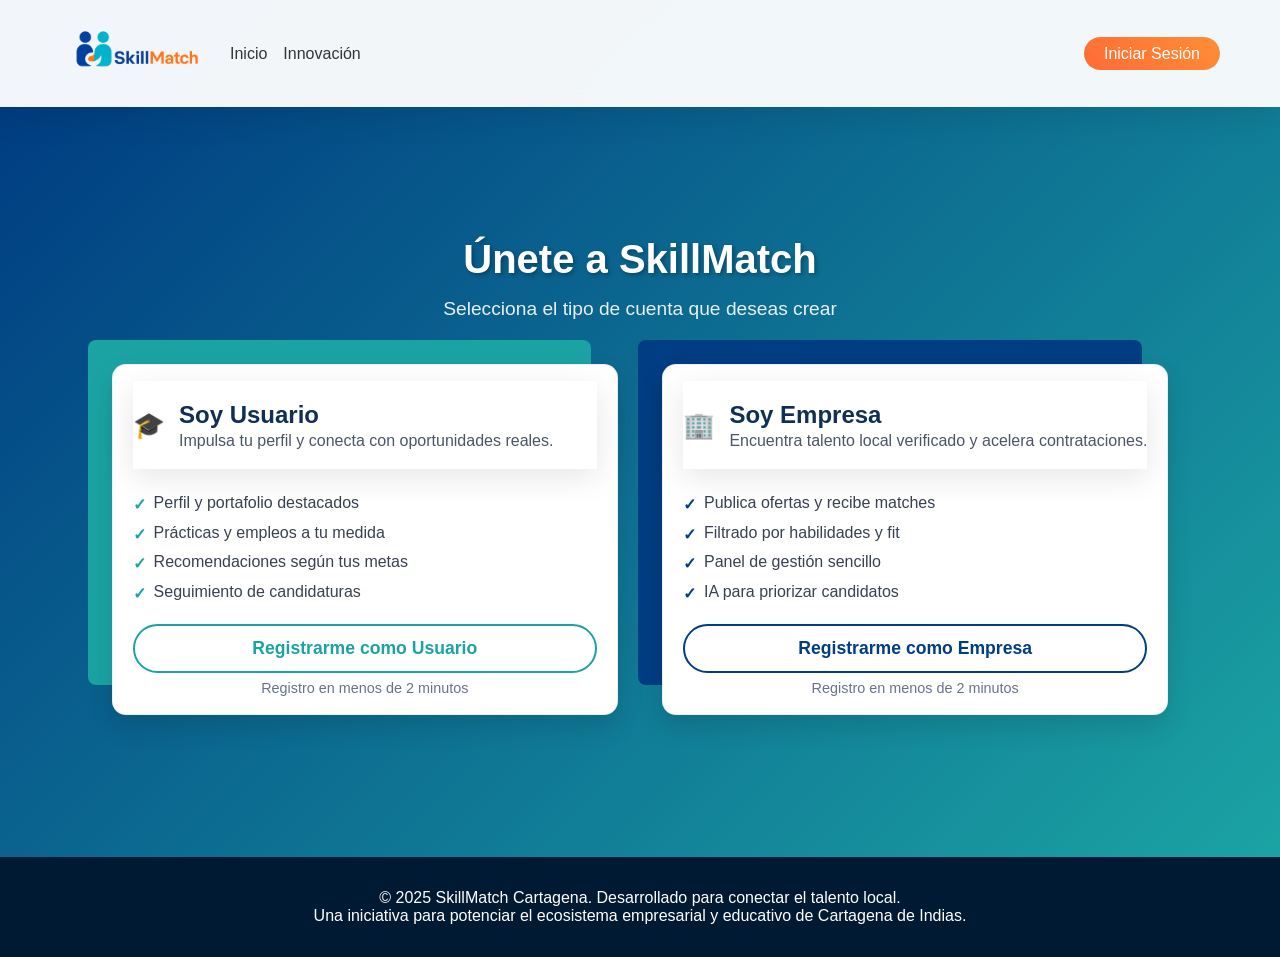
<file: SkillMatch/src/pages/seleccionar-registro.html>
<!DOCTYPE html>
<html lang="es">
<head>
    <meta charset="UTF-8">
    <meta name="viewport" content="width=device-width, initial-scale=1.0">
    <title>Únete a SkillMatch - Selecciona tu perfil</title>
    <link rel="stylesheet" href="../assets/css/app.css">
    <link rel="icon" href="../assets/img/logo.png" type="image/png">
</head>
<body>
    <header>
        <nav class="container">
            <div class="nav-left">
                <div class="logo">
                    <a href="index.html">
                        <img src="../assets/img/logo.png" alt="SkillMatch Logo" width="300" height="100">
                    </a>
                </div>
                <ul class="nav-links">
                    <li><a href="index.html">Inicio</a></li>
                    <li><a href="index.html#innovacion">Innovación</a></li>
                </ul>
            </div>
            <ul class="nav-links">
                <li><a href="login.html" class="btn-login">Iniciar Sesión</a></li>
            </ul>
        </nav>
    </header>

    <section class="registro-section">
        <div class="container">
            <div class="welcome-text">
                <h1>Únete a SkillMatch</h1>
                <p>Selecciona el tipo de cuenta que deseas crear</p>
            </div>
            
            <div class="choice-split">
                <section class="choice-panel usuario" aria-label="Registro de Usuario">
                    <div class="choice-card">
                        <header class="choice-header">
                            <div class="choice-icon">🎓</div>
                            <div class="choice-title">
                                <h2>Soy Usuario</h2>
                                <p>Impulsa tu perfil y conecta con oportunidades reales.</p>
                            </div>
                        </header>
                        <ul class="choice-points">
                            <li>Perfil y portafolio destacados</li>
                            <li>Prácticas y empleos a tu medida</li>
                            <li>Recomendaciones según tus metas</li>
                            <li>Seguimiento de candidaturas</li>
                        </ul>
                        <div class="choice-cta">
                            <a href="registro-usuario.html" class="btn btn-outline btn-full">Registrarme como Usuario</a>
                            <p class="signup-hint">Registro en menos de 2 minutos</p>
                        </div>
                    </div>
                </section>

                <section class="choice-panel empresa" aria-label="Registro de Empresa">
                    <div class="choice-card">
                        <header class="choice-header">
                            <div class="choice-icon">🏢</div>
                            <div class="choice-title">
                                <h2>Soy Empresa</h2>
                                <p>Encuentra talento local verificado y acelera contrataciones.</p>
                            </div>
                        </header>
                        <ul class="choice-points">
                            <li>Publica ofertas y recibe matches</li>
                            <li>Filtrado por habilidades y fit</li>
                            <li>Panel de gestión sencillo</li>
                            <li>IA para priorizar candidatos</li>
                        </ul>
                        <div class="choice-cta">
                            <a href="registro-empresa.html" class="btn btn-outline btn-full">Registrarme como Empresa</a>
                            <p class="signup-hint">Registro en menos de 2 minutos</p>
                        </div>
                    </div>
                </section>
            </div>
        </div>
    </section>

    <footer>
        <div class="container">
            <p>&copy; 2025 SkillMatch Cartagena. Desarrollado para conectar el talento local.</p>
            <p>Una iniciativa para potenciar el ecosistema empresarial y educativo de Cartagena de Indias.</p>
        </div>
    </footer>
</body>
</html>
</file>
<file: SkillMatch/src/assets/css/app.css>
/* ===== Variables y temas ===== */
:root {
    --color-bg: #ffffff;
    --color-text: #333333;
    --color-primary: #003d82;
    --color-secondary: #1ba3a3;
    --color-accent: #ff6b35;
    --elev-1: 0 8px 20px rgba(0,0,0,0.08);
}

html { scroll-behavior: smooth; }
body { background-color: var(--color-bg); color: var(--color-text); }

a { color: var(--color-primary); }
a:hover { color: var(--color-secondary); }

*:focus-visible { outline: 3px solid var(--color-secondary); outline-offset: 2px; }
/* app.css - Estilos unificados del sistema (base + componentes + secciones) */

/* ===== Base (modules/base.css) ===== */
* {
    margin: 0;
    padding: 0;
    box-sizing: border-box;
}

body {
    font-family: 'Segoe UI', Tahoma, Geneva, Verdana, sans-serif;
    background: linear-gradient(135deg, #003d82 0%, #1ba3a3 100%);
    min-height: 100vh;
    color: #333;
}

.container {
    max-width: 1200px;
    margin: 0 auto;
    padding: 0 20px;
}

header {
    background: rgba(255, 255, 255, 0.95);
    -webkit-backdrop-filter: blur(10px);
    backdrop-filter: blur(10px);
    box-shadow: 0 8px 32px rgba(0, 0, 0, 0.1);
    position: sticky;
    top: 0;
    z-index: 100;
}

footer {
    background: #001a33;
    color: white;
    text-align: center;
    padding: 2rem 0;
}

/* Skip link accesible */
.skip-link {
    position: absolute;
    left: -9999px;
    top: auto;
    width: 1px;
    height: 1px;
    overflow: hidden;
}
.skip-link:focus { left: 1rem; top: 1rem; width: auto; height: auto; background: #fff; padding: .5rem 1rem; border-radius: .5rem; box-shadow: var(--elev-1); }

/* Utilidad para ocultar secciones repetidas hasta que haya contenido */
.hidden {
    display: none;
}

/* ===== Header/Nav (compartido en todo el sitio) ===== */
nav {
    display: flex;
    justify-content: space-between;
    align-items: center;
    padding: 0.4rem 0;
}

.logo {
    font-size: 1.8rem;
    font-weight: bold;
    color: #003d82;
    display: flex;
    align-items: center;
    gap: 0.5rem;
}

.logo img {
    height: 100px;
    width: auto;
}

/* Aumentar fuente de enlaces Inicio / Innovación */
.nav-links.nav-principales a {
    font-size: 1.08rem; /* reducido ligeramente */
}

.nav-left {
    display: flex;
    align-items: center;
    gap: 1.25rem;
}

.nav-links {
    display: flex;
    align-items: center;
    gap: 1rem;
    list-style: none;
}

.nav-links a {
    text-decoration: none;
    color: #333;
    font-weight: 500;
    transition: color 0.3s ease;
}

.nav-links a:hover {
    color: #1ba3a3;
}

.nav-links a.active-nav {
    color: #1ba3a3;
    border-bottom: 2px solid #1ba3a3;
    padding-bottom: 3px;
}

.btn-login {
    background: linear-gradient(45deg, #ff6b35, #ff8e35);
    color: #fff !important;
    padding: 8px 20px !important;
    border-radius: 25px;
    transition: all 0.3s ease !important;
}

.btn-login:hover {
    transform: translateY(-2px);
    box-shadow: 0 4px 15px rgba(255, 107, 53, 0.4);
}

.btn-register {
    background: linear-gradient(45deg, #003d82, #1ba3a3);
    color: #fff !important;
    padding: 8px 20px !important;
    border-radius: 25px;
    transition: all 0.3s ease !important;
}

.btn-register:hover {
    transform: translateY(-2px);
    box-shadow: 0 4px 15px rgba(0, 61, 130, 0.4);
}

/* ===== Botones (modules/buttons.css) ===== */
.btn {
    padding: 12px 30px;
    border: none;
    border-radius: 50px;
    font-size: 1.1rem;
    font-weight: 600;
    cursor: pointer;
    transition: all 0.3s;
    text-decoration: none;
    display: inline-block;
}

.btn-primary {
    background: linear-gradient(45deg, #ff6b35, #ff8e35);
    color: white;
    box-shadow: 0 4px 15px rgba(255, 107, 53, 0.4);
}

.btn-secondary {
    background: rgba(255, 255, 255, 0.2);
    color: white;
    border: 2px solid white;
    -webkit-backdrop-filter: blur(10px);
    backdrop-filter: blur(10px);
}

.btn:hover {
    transform: translateY(-2px);
    box-shadow: 0 8px 25px rgba(0, 0, 0, 0.2);
}

/* ===== Formularios (modules/forms.css) ===== */
.form-group {
    margin-bottom: 1.5rem;
}

.form-group label {
    display: block;
    margin-bottom: 0.5rem;
    font-weight: 600;
}

.form-group input, .form-group select {
    width: 100%;
    padding: 12px;
    border: none;
    border-radius: 10px;
    font-size: 1rem;
    background: rgba(255, 255, 255, 0.9);
}

.registro-form {
    max-width: 600px;
    margin: 0 auto;
    background: rgba(255, 255, 255, 0.95);
    padding: 2rem 2rem 1.5rem;
    border-radius: 20px;
    box-shadow: 0 20px 40px rgba(0, 0, 0, 0.2);
    -webkit-backdrop-filter: blur(10px);
    backdrop-filter: blur(10px);
    border: 1px solid rgba(255, 255, 255, 0.2);
}
.btn-return {
    background: linear-gradient(45deg, #003d82, #1ba3a3);
    color: #fff !important;
    border: none;
    box-shadow: 0 6px 20px rgba(0, 61, 130, 0.25);
    display: inline-flex;
    align-items: center;
    justify-content: center;
    gap: .35rem;
}
.btn-return:hover {
    transform: translateY(-2px);
    box-shadow: 0 10px 24px rgba(0, 61, 130, 0.35);
}
.btn-return-link { margin-bottom: .75rem; }
/* Secciones y grids del formulario profesional */
.registro-form .section-title { font-size: 1.1rem; color: #0f2f53; margin: 0 0 .6rem; }
.registro-form .form-section { margin-bottom: 1rem; }
.registro-form .input-help { display: block; color: #6b7280; font-size: .85rem; margin-top: .25rem; }
.registro-form .form-actions { display: flex; justify-content: space-between; gap: .75rem; margin-top: 1rem; }

.registro-form .form-grid { display: grid; grid-template-columns: 1fr; gap: .85rem 1rem; }
@media (min-width: 900px) { .registro-form { max-width: 880px; } .registro-form .form-grid { grid-template-columns: 1fr 1fr; } }
.registro-form .form-grid .span-full { grid-column: 1 / -1; }

.is-hidden { display: none !important; }

.registro-form .checkbox { display: flex; align-items: flex-start; gap: .5rem; color: #374151; }
.registro-form input[type="file"] { background: rgba(255,255,255,0.9); padding: .6rem; border-radius: 10px; border: 1px solid #e5e7eb; }
/* Opciones inline para radios del wizard */
.registro-form .option-row { display: flex; align-items: center; justify-content: center; gap: 2rem; flex-wrap: wrap; margin: .25rem auto .25rem; }
.registro-form .option-row label { display: inline-flex; align-items: center; gap: .35rem; font-weight: 600; color: #0f2f53; }
.registro-form input[type="radio"] { accent-color: var(--color-secondary); }
.registro-form .field-center { max-width: 420px; margin-left: auto; margin-right: auto; }
.form-step[data-step="1"] .step-actions { display: flex; justify-content: center; }
.registro-form input[type="tel"] { letter-spacing: .5px; }

#error-message,
#success-message {
    display: none;
    padding: 10px;
    border-radius: 5px;
    margin-bottom: 15px;
}

#error-message {
    background-color: #fee;
    border: 1px solid #fcc;
    color: #c33;
}

#success-message {
    background-color: #efe;
    border: 1px solid #cfc;
    color: #3c3;
}

/* ===== Wizard / Stepper ===== */
.stepper { display: grid; grid-template-columns: repeat(3, minmax(180px, 1fr)); gap: .75rem; margin: 0 0 1rem; }
.stepper .step { display: flex; align-items: center; gap: .6rem; background: #f6f9fc; border: 1px solid #e5e7eb; border-radius: 12px; padding: .6rem .75rem; color: #0f2f53; min-height: 56px; }
.stepper .step .step-index { width: 28px; height: 28px; border-radius: 999px; display: grid; place-items: center; background: #e9f4ff; color: #003d82; font-weight: 700; border: 1px solid rgba(0,61,130,.2); }
.stepper .step.active { border-color: rgba(0,61,130,.35); box-shadow: 0 6px 14px rgba(0,0,0,.06); }
.stepper .step.active .step-index { background: #003d82; color: #fff; border-color: #003d82; }
.stepper .step.completed { opacity: .9; }
.stepper .step.completed .step-index { background: #1ba3a3; color: #fff; border-color: #1ba3a3; }
.step-label { font-weight: 600; font-size: .95rem; white-space: nowrap; }

@media (max-width: 540px) {
    .stepper { grid-template-columns: 1fr; }
    .step-label { white-space: normal; }
}

.form-step { display: none; }
.form-step.active { display: block; }
.step-actions { display: grid; grid-template-columns: 1fr 1fr; gap: .75rem; margin-top: .75rem; align-items: center; }
.step-actions .btn { width: 100%; min-width: 0; }
/* Botones del wizard de recuperación: ligeramente más pequeños */
#form-recovery .step-actions .btn { padding: 10px 22px; font-size: 1rem; border-radius: 40px; }
#form-recovery .form-step[data-step="1"] .step-actions .btn { min-width: 200px; width: auto; }
/* Paso 2 y 3: botones más compactos y separados a extremos */
#form-recovery .form-step[data-step="2"] .step-actions,
#form-recovery .form-step[data-step="3"] .step-actions { display: flex; justify-content: space-between; gap: 1rem; }

#form-recovery .form-step[data-step="2"] .step-actions .btn,
#form-recovery .form-step[data-step="3"] .step-actions .btn { width: auto; min-width: 160px; max-width: 240px; }
/* Hacer que los campos de cada paso conserven el mismo ancho centrado */
#form-recovery .form-grid { grid-template-columns: 1fr; }
@media (min-width: 900px) { #form-recovery .form-grid { grid-template-columns: 1fr; } }

@media (max-width: 600px) {
    #form-recovery .form-step[data-step="2"] .step-actions,
    #form-recovery .form-step[data-step="3"] .step-actions { flex-direction: column; align-items: stretch; }
    #form-recovery .form-step[data-step="2"] .step-actions .btn,
    #form-recovery .form-step[data-step="3"] .step-actions .btn { width: 100%; min-width: 0; max-width: none; }
}

/* ===== Secciones (modules/sections.css) ===== */
.hero {
    text-align: center;
    padding: 4rem 0;
    color: white;
}

.hero h1 {
    font-size: 3.5rem;
    margin-bottom: 1rem;
    text-shadow: 2px 2px 4px rgba(0, 0, 0, 0.3);
}

.hero p {
    font-size: 1.2rem;
    margin-bottom: 2rem;
    opacity: 0.9;
}

.search-section {
    background: rgba(255, 255, 255, 0.1);
    padding: 2.5rem 0;
    -webkit-backdrop-filter: blur(10px);
    backdrop-filter: blur(10px);
    border-bottom: 2px solid rgba(255, 255, 255, 0.2);
}

.results-section {
    background: linear-gradient(135deg, rgba(255, 255, 255, 0.98) 0%, rgba(255, 255, 255, 0.95) 100%);
    padding: 3rem 0;
    margin: 2rem 0;
    border-radius: 20px;
}

.impact-stats {
    background: linear-gradient(135deg, rgba(255, 255, 255, 0.95) 0%, rgba(255, 255, 255, 0.9) 100%);
    padding: 3rem 0;
    margin: 2rem 0;
    border-radius: 20px;
}

.impact-stats .container {
    display: grid;
    grid-template-columns: repeat(auto-fit, minmax(min(200px, 100%), 1fr));
    gap: 2rem;
}

.stat-box {
    text-align: center;
    padding: 2rem;
    background: linear-gradient(135deg, rgba(0, 61, 130, 0.08) 0%, rgba(27, 163, 163, 0.08) 100%);
    border-radius: 15px;
    border-left: 5px solid #ff6b35;
    transition: all 0.3s ease;
}

.stat-box:hover {
    transform: translateY(-5px);
    box-shadow: 0 15px 40px rgba(27, 163, 163, 0.2);
    border-left-color: #1ba3a3;
}

.stat-value {
    font-size: 2.8rem;
    font-weight: 700;
    background: linear-gradient(135deg, #ff6b35 0%, #ff8e35 100%);
    -webkit-background-clip: text;
    -webkit-text-fill-color: transparent;
    background-clip: text;
    margin-bottom: 0.5rem;
}

.stat-label {
    font-size: 1.1rem;
    color: #003d82;
    font-weight: 600;
}

.features {
    background: #fff;
    padding: 4rem 0;
}

.features-grid {
    display: grid;
    grid-template-columns: repeat(auto-fit, minmax(min(300px, 100%), 1fr));
    gap: 2rem;
    margin-top: 2rem;
}

/* ===== Tarjetas (modules/cards.css) ===== */
.result-card {
    background: white;
    border: 2px solid rgba(0, 61, 130, 0.1);
    border-radius: 15px;
    padding: 1.8rem;
    transition: all 0.3s cubic-bezier(0.4, 0, 0.2, 1);
    position: relative;
    overflow: hidden;
}

.result-card:hover {
    box-shadow: 0 15px 45px rgba(0, 61, 130, 0.15);
    border-color: rgba(27, 163, 163, 0.3);
    transform: translateY(-8px);
}

.result-card::before {
    content: "";
    position: absolute;
    top: 0;
    left: 0;
    right: 0;
    height: 4px;
    background: linear-gradient(90deg, #003d82 0%, #1ba3a3 100%);
    transform: scaleX(0);
    transform-origin: left;
    transition: transform 0.3s ease;
}

.result-card:hover::before {
    transform: scaleX(1);
}

.results-header {
    text-align: center;
    margin-bottom: 2.5rem;
}

.results-header h2 {
    font-size: 2.2rem;
    color: #003d82;
    margin-bottom: 0.5rem;
}

.results-summary {
    font-size: 1.1rem;
    color: #666;
}

.results-summary strong {
    color: #ff6b35;
    font-weight: 700;
}

.results-grid {
    display: grid;
    grid-template-columns: repeat(auto-fill, minmax(min(320px, 100%), 1fr));
    gap: 2rem;
    margin-bottom: 2rem;
}

.result-header {
    display: flex;
    justify-content: space-between;
    align-items: flex-start;
    margin-bottom: 1.2rem;
    gap: 1rem;
}

.result-company-info {
    display: flex;
    gap: 1rem;
    align-items: flex-start;
}

.result-logo {
    font-size: 2.5rem;
    display: flex;
    align-items: center;
    justify-content: center;
    min-width: 50px;
    min-height: 50px;
}

.result-title {
    font-size: 1.3rem;
    color: #003d82;
    font-weight: 700;
    margin: 0 0 0.2rem;
}

.result-company {
    color: #666;
    font-size: 0.95rem;
    margin: 0;
}

.result-match {
    display: flex;
    flex-direction: column;
    align-items: center;
    gap: 0.3rem;
}

.match-badge {
    width: 60px;
    height: 60px;
    border-radius: 50%;
    display: flex;
    align-items: center;
    justify-content: center;
    font-weight: 700;
    color: #fff;
    font-size: 1.2rem;
    box-shadow: 0 4px 12px rgba(0, 0, 0, 0.15);
    background: linear-gradient(135deg, #003d82 0%, #1ba3a3 100%);
}

.match-text {
    font-size: 0.8rem;
    color: #999;
    font-weight: 600;
}

.result-description {
    color: #555;
    font-size: 0.95rem;
    line-height: 1.6;
    margin: 1rem 0;
}

.result-meta {
    display: flex;
    gap: 1rem;
    flex-wrap: wrap;
    margin: 1rem 0;
    padding: 1rem 0;
    border-top: 1px solid rgba(0, 61, 130, 0.08);
    border-bottom: 1px solid rgba(0, 61, 130, 0.08);
}

.meta-item {
    font-size: 0.9rem;
    color: #666;
}

.result-salary {
    color: #ff6b35;
    font-size: 1.05rem;
    margin: 1rem 0;
}

.result-skills {
    display: flex;
    flex-wrap: wrap;
    gap: 0.5rem;
    margin: 1.2rem 0;
}

.skill-tag {
    background: linear-gradient(135deg, rgba(0, 61, 130, 0.08) 0%, rgba(27, 163, 163, 0.08) 100%);
    color: #003d82;
    padding: 0.4rem 0.8rem;
    border-radius: 15px;
    font-size: 0.85rem;
    font-weight: 500;
    border: 1px solid rgba(0, 61, 130, 0.1);
}

.result-actions {
    display: flex;
    gap: 1rem;
    margin-top: 1.5rem;
}

/* Estilos de botones actualizados */
.btn-save {
    flex: 1;
    background: #fff;
    color: #6b7280;
    border: 2px solid #e5e7eb;
    padding: 1rem 1.5rem;
    border-radius: 15px;
    font-size: 1rem;
    font-weight: 600;
    cursor: pointer;
    transition: all 0.3s ease;
    display: flex;
    align-items: center;
    justify-content: center;
    gap: 0.5rem;
}

.btn-save:hover {
    background: #f9fafb;
    border-color: #1ba3a3;
    color: #1ba3a3;
    transform: translateY(-2px);
    box-shadow: 0 4px 15px rgba(27,163,163,0.2);
}

.btn-save.saved {
    background: #d1fae5;
    color: #065f46;
    border-color: #6ee7b7;
}

/* Mensajes de estado */
.loading-message,
.error-message,
.no-results-message {
    text-align: center;
    padding: 3rem;
    background: #fff;
    border-radius: 20px;
    box-shadow: 0 4px 20px rgba(0,0,0,0.08);
}

.loading-message {
    display: flex;
    flex-direction: column;
    align-items: center;
    gap: 1.5rem;
}

.loading-spinner {
    width: 50px;
    height: 50px;
    border: 5px solid #e5e7eb;
    border-top-color: #1ba3a3;
    border-radius: 50%;
    animation: spin 1s linear infinite;
}

@keyframes spin {
    to { transform: rotate(360deg); }
}

@keyframes pulse {
    0%, 100% { transform: scale(1); }
    50% { transform: scale(1.05); }
}

.loading-message p,
.error-message p,
.no-results-message p {
    color: #6b7280;
    font-size: 1.1rem;
    margin: 0.5rem 0;
}

.error-message h3,
.no-results-message h3 {
    color: #111827;
    font-size: 1.5rem;
    margin-bottom: 0.8rem;
}

.no-results-message h3::before {
    content: '';
}

/* Responsive para móviles */
@media (max-width: 768px) {
    .opportunities-header h1 {
        font-size: 2rem;
    }
    
    .opportunities-header p {
        font-size: 1rem;
    }
    
    .search-bar-main {
        flex-direction: column;
    }
    
    .opportunities-sidebar {
        position: static;
    }
    
    .opportunity-card {
        padding: 1.5rem;
    }
    
    .card-header-opp {
        flex-direction: column;
    }
    
    .company-logo-opp {
        width: 60px;
        height: 60px;
    }
    
    .job-title {
        font-size: 1.2rem;
    }
    
    .card-actions {
        flex-direction: column;
    }
    
    .btn-apply, .btn-save {
        width: 100%;
    }
}

.no-results {
    text-align: center;
    padding: 2rem;
}

.no-results h3 {
    font-size: 1.8rem;
    color: #003d82;
    margin-bottom: 1rem;
}

.no-results p {
    font-size: 1rem;
    color: #666;
}

.feature-card {
    background: linear-gradient(135deg, #f0f8ff 0%, #e8f4f8 100%);
    padding: 2rem;
    border-radius: 20px;
    text-align: center;
    transition: transform 0.3s ease;
    box-shadow: 0 10px 30px rgba(0, 61, 130, 0.1);
    border: 1px solid rgba(27, 163, 163, 0.2);
    display: flex;
    flex-direction: column;
    height: 400px;
}

.feature-card:hover { transform: translateY(-10px); }

.feature-icon {
    height: 200px;
    display: flex;
    justify-content: center;
    align-items: center;
    margin: 0;
    padding: 0;
}

.feature-icon img {
    width: 150px;
    height: 150px;
    margin-bottom: 1rem;
    border-radius: 10px;
    object-fit: contain;
}

.feature-icon img[alt="Ofertas Empresariales"] {
    width: 180px;
    height: 180px;
    margin-bottom: 0;
}

.feature-icon img[alt="Match Inteligente"] {
    width: 200px;
    height: 200px;
    margin-bottom: 0;
    transform: scale(1.2);
}

.feature-card h3 {
    margin: 1rem 0;
    font-size: 1.5rem;
    height: 50px;
    display: flex;
    align-items: center;
    justify-content: center;
}

.feature-card p {
    margin: 0;
    flex-grow: 1;
    display: flex;
    align-items: center;
    justify-content: center;
    font-size: 1rem;
    line-height: 1.5;
}

/* ===== Media Queries (modules/media-queries.css) ===== */
@media (max-width: 768px) {
    .hero h1 {
        font-size: 2.5rem;
    }

    .platform-benefits {
        grid-template-columns: 1fr;
        gap: 2rem;
    }

    .nav-links {
        display: none;
    }
}

/* ===== Login / Registro (estilos compartidos) ===== */
.registro-section {
    background: linear-gradient(135deg, #003d82 0%, #1ba3a3 100%);
    padding: 4rem 0;
    min-height: calc(100vh - 150px);
    display: flex;
    align-items: center;
}

.registro-section > .container > h2 {
    color: white;
    text-align: center;
    margin-bottom: 2rem;
    font-size: 2rem;
    text-shadow: 2px 2px 4px rgba(0, 0, 0, 0.3);
}

.login-form h2,
.registro-form h2 {
    color: #003d82;
    text-align: center;
    margin-bottom: 2rem;
    text-shadow: none;
}

.welcome-text {
    text-align: center;
    color: white;
    margin-bottom: 2rem;
}

.welcome-text h1 {
    font-size: 2.5rem;
    margin-bottom: 1rem;
    text-shadow: 2px 2px 4px rgba(0, 0, 0, 0.3);
}

.welcome-text p {
    font-size: 1.2rem;
    opacity: 0.9;
}

.login-container {
    display: flex;
    flex-direction: column;
    align-items: center;
    gap: 2rem;
    max-width: 420px;
    margin: 0 auto;
    text-align: center;
}

/* === Selección de registro: diseño profesional === */
.choice-split {
    display: grid;
    grid-template-columns: 1fr;
    gap: 1.25rem;
    position: relative; /* contenedor de paneles */
}
@media (min-width: 900px) { .choice-split { grid-template-columns: 1fr 1fr; } }

.choice-panel {
    --accent: var(--color-secondary);
    position: relative;
    background: transparent;
    border: none;
    border-radius: 16px;
    padding: .75rem; /* espacio para que se vea el bloque de fondo */
    transition: transform .18s ease;
    display: flex; flex-direction: column; height: 100%; overflow: visible;
    z-index: 1;
}
.choice-panel::before {
    content: "";
    position: absolute;
    top: -12px;
    left: -12px;
    width: 95%;
    height: 92%;
    background: var(--accent);
    border-radius: 8px;
    pointer-events: none;
    z-index: -1;
}
.choice-panel::after { display: none; }
.choice-panel.usuario { --accent: var(--color-secondary); }
.choice-panel.empresa { --accent: var(--color-primary); }
.choice-panel:hover { transform: translateY(-2px); }
/* Mantener acento en el bloque de fondo al hover/focus */
.choice-panel:hover::before,
.choice-panel:focus-within::before { background: var(--accent); }

.choice-card { background: #ffffff; border: 1px solid rgba(15,47,83,.08); border-radius: 14px; padding: 1rem 1.25rem 1.1rem; box-shadow: 0 12px 26px rgba(0,0,0,0.12); height: 100%; display: flex; flex-direction: column; }
.choice-panel:hover .choice-card { box-shadow: 0 18px 36px rgba(0,0,0,0.14); }

.choice-card .choice-header { display: flex; align-items: center; gap: .9rem; margin-bottom: .75rem; }
@media (min-width: 900px) { .choice-card .choice-header { min-height: 88px; } }
.choice-icon { width: auto; height: auto; border-radius: 0; display: grid; place-items: center; background: transparent; color: #0f2f53; border: none; font-size: 1.6rem; line-height: 1; }
.choice-title h2 { margin: 0; font-size: 1.5rem; color: #0f2f53; }
.choice-title p { margin: .2rem 0 0; color: #4a5568; }

.choice-points { list-style: none; padding: 0; margin: .5rem 0 1rem; }
.choice-points li { display: flex; align-items: flex-start; gap: .5rem; padding: .3rem 0; color: #374151; }
.choice-points li::before { content: "✓"; color: var(--accent); font-weight: 700; margin-top: 1px; }

.choice-panel .btn-full {
    margin-top: auto;
    width: 100%;
    display: inline-flex;
    justify-content: center;
    align-items: center;
    text-align: center;
}
.choice-cta { margin-top: auto; }
.signup-hint { text-align: center; margin-top: .45rem; font-size: .9rem; color: #64748b; }

/* Botón outline adaptado al acento del panel */
.choice-panel .btn.btn-outline {
    background: #ffffff;
    color: var(--accent);
    border: 2px solid var(--accent);
}
.choice-panel .btn.btn-outline:hover {
    background: var(--accent);
    color: #ffffff;
    box-shadow: 0 6px 16px rgba(0,0,0,.12);
}
.signup-choices {
    display: grid;
    grid-template-columns: 1fr;
    gap: 1.25rem;
}
@media (min-width: 900px) { .signup-choices { grid-template-columns: 1fr 1fr; } }

.signup-card {
    background: rgba(255, 255, 255, 0.96);
    border: 1px solid rgba(0,0,0,0.06);
    border-radius: 16px;
    padding: 1.5rem;
    box-shadow: 0 14px 28px rgba(0,0,0,0.06);
    -webkit-backdrop-filter: blur(4px);
    backdrop-filter: blur(4px);
    transition: transform .18s ease, box-shadow .18s ease, border-color .18s ease;
    display: flex;
    flex-direction: column;
    height: 100%;
}
.signup-card:hover { transform: translateY(-2px); box-shadow: 0 18px 36px rgba(0,0,0,0.08); border-color: rgba(27, 163, 163, 0.2); }
.signup-card.usuario { border-top: 4px solid var(--color-secondary); }
.signup-card.empresa { border-top: 4px solid var(--color-primary); }

.signup-head { display: flex; align-items: center; gap: .9rem; margin-bottom: .75rem; }
@media (min-width: 900px) { .signup-head { min-height: 92px; } }
.signup-icon {
    width: 48px; height: 48px; border-radius: 12px; display: grid; place-items: center;
    background: #f4f9ff; color: #003d82; border: 1px solid rgba(0,61,130,.10);
}

.signup-points { list-style: none; padding: 0; margin: .25rem 0 1rem; }
.signup-points li { display: flex; align-items: flex-start; gap: .5rem; padding: .3rem 0; color: #374151; }
.signup-points li::before { content: "✓"; color: var(--color-secondary); font-weight: 700; margin-top: 1px; }

.signup-card .btn-full { margin-top: auto; width: 100%; }

.login-options {
    display: flex;
    gap: 1rem;
    margin: 2rem 0;
}

.login-option {
    flex: 1;
    padding: 2rem;
    background: rgba(255, 255, 255, 0.95);
    border-radius: 15px;
    text-align: center;
    cursor: pointer;
    transition: transform 0.3s ease, box-shadow 0.3s ease;
    text-decoration: none;
    color: #003d82;
    box-shadow: 0 10px 30px rgba(0, 0, 0, 0.08);
}

.login-option:hover {
    transform: translateY(-5px);
    box-shadow: 0 15px 35px rgba(0, 0, 0, 0.12);
}

.login-option i {
    font-size: 2.5rem;
    margin-bottom: 1rem;
    color: #1ba3a3;
}

.login-form { display: none; }
.login-form.active { display: block; animation: fadeIn 0.4s ease-out; }

/* Afinar tamaño y simetría del flujo de recuperación */
#form-recovery.registro-form { padding: 1.5rem 1.25rem; border-radius: 16px; }
#recoveryFlow .stepper { margin: 0 0 .75rem; }
#recoveryFlow .registro-form .form-section { margin-bottom: .9rem; }

.toggle-form {
    color: #1ba3a3;
    cursor: pointer;
    text-decoration: underline;
    margin-top: 1rem;
    display: block;
}

.form-footer { text-align: center; margin-top: 1rem; }
.forgot-password { color: #1ba3a3; text-decoration: none; font-size: 0.9rem; }
.forgot-password:hover { text-decoration: underline; }

.divider {
    text-align: center;
    margin: 1.5rem 0;
    position: relative;
    color: #666;
}

.divider::before,
.divider::after {
    content: "";
    position: absolute;
    top: 50%;
    width: 45%;
    height: 1px;
    background: #ddd;
}

.divider::before { left: 0; }
.divider::after { right: 0; }

@keyframes fadeIn {
    from { opacity: 0; transform: translateY(10px); }
    to   { opacity: 1; transform: translateY(0); }
}

/* Tags de roles en registro empresa */
.roles-input { display: flex; flex-wrap: wrap; gap: .5rem; margin-top: .4rem; }
.role-tag { background: #f4f9ff; color: #003d82; padding: .45rem .75rem; border-radius: 999px; font-size: .75rem; font-weight: 600; cursor: pointer; border: 1px solid rgba(0,61,130,.20); transition: all .18s ease; }
.role-tag:hover { background: #e9f4ff; box-shadow: 0 4px 10px rgba(0,61,130,.15); }
.role-tag.active { background: #003d82; color: #ffffff; border-color: #003d82; box-shadow: 0 4px 12px rgba(0,61,130,.35); }

/* ===== Extra profesional en login usuario ===== */
.professional-extra { margin: 1rem 0 1.25rem; background: #f6f9fc; border: 1px solid rgba(0,61,130,.12); padding: .9rem 1rem 1rem; border-radius: 14px; }
.professional-extra[open] { box-shadow: 0 8px 20px rgba(0,0,0,.06); }
.professional-extra summary { cursor: pointer; font-weight: 600; color: #0f2f53; margin-bottom: .75rem; }
.professional-extra summary::-webkit-details-marker { display: none; }
.professional-extra .form-grid { grid-template-columns: 1fr; }
@media (min-width: 860px) { .professional-extra .form-grid { grid-template-columns: 1fr 1fr; } }
.professional-extra .input-help { font-size: .75rem; color: #4a5568; margin-top: .65rem; }

/* ===== Toggle de tema ===== */
/* Modo oscuro eliminado: se retiran estilos de .theme-toggle */

/* ===== Sección Estudiantes y Empresas ===== */
.usuarios-empresas {
    padding: 4rem 0 4.5rem;
    margin-top: 3rem;
    background: #f9fbfd;
    border-top: 1px solid rgba(0,0,0,0.04);
}
/* ===== Buscador y Filtros (oportunidades + portada) ===== */
.search-box {
    display: flex;
    gap: 1rem;
    align-items: center;
    margin-bottom: 1.25rem;
    background: rgba(255, 255, 255, 0.95);
    padding: 0.75rem 0.9rem;
    border-radius: 50px;
    box-shadow: 0 10px 40px rgba(0, 0, 0, 0.15);
    transition: box-shadow 0.3s ease;
}

.search-box:focus-within {
    box-shadow: 0 15px 50px rgba(27, 163, 163, 0.3);
}

.search-input {
    flex: 1;
    /* Un input conserva su ancho intrínseco (~20 caracteres) salvo que se le permita encoger. */
    min-width: 0;
    border: none;
    outline: none;
    padding: 0.6rem 0.9rem;
    font-size: 1rem;
    background: transparent;
    color: #333;
}

.search-input::placeholder {
    color: #999;
}

.search-btn {
    background: linear-gradient(45deg, #ff6b35, #ff8e35);
    color: #fff;
    border: none;
    padding: 0.65rem 1.8rem;
    border-radius: 50px;
    font-weight: 600;
    cursor: pointer;
    transition: all 0.3s ease;
    font-size: 1rem;
    box-shadow: 0 4px 12px rgba(255, 107, 53, 0.35);
}

.search-btn:hover {
    transform: translateY(-2px);
    box-shadow: 0 8px 20px rgba(255, 107, 53, 0.4);
}

.quick-filters {
    display: grid;
    grid-template-columns: repeat(auto-fit, minmax(min(130px, 100%), 1fr));
    gap: 0.5rem; /* menos espacio entre filtros */
    justify-items: center; /* centra cada filtro dentro de su columna */
    align-items: center;
}

.filter-group {
    display: flex;
    align-items: center;
    justify-content: center;
    width: 100%;
}

.filter-select {
    -webkit-appearance: none;
    -moz-appearance: none;
    appearance: none;
    border: 2px solid rgba(255, 255, 255, 0.3);
    background: rgba(255, 255, 255, 0.95);
    color: #333;
    padding: 0.5rem 0.75rem;
    border-radius: 20px;
    font-weight: 500;
    cursor: pointer;
    width: 100%;
    max-width: 210px; /* más cortos pero aún cómodos */
    font-size: 0.85rem;
    line-height: 1.2;
    white-space: nowrap;
    overflow: hidden;
    text-overflow: ellipsis;
    box-shadow: 0 6px 20px rgba(27, 163, 163, 0.15);
}

.filter-select:focus {
    outline: none;
    border-color: #1ba3a3;
    box-shadow: 0 8px 28px rgba(27, 163, 163, 0.2);
}

.sr-only {
    position: absolute;
    width: 1px;
    height: 1px;
    padding: 0;
    margin: -1px;
    overflow: hidden;
    clip: rect(0, 0, 0, 0);
    white-space: nowrap;
    border: 0;
}

/* Eliminados estilos específicos para tema oscuro en inputs y selects */
.usuarios-empresas .container { display: block; }

.usuarios-section, .companies-section {
    background: rgba(255, 255, 255, 0.96);
    border: 1px solid rgba(0,0,0,0.05);
    border-radius: 16px;
    padding: 1.25rem;
    box-shadow: 0 14px 28px rgba(0,0,0,0.06);
    -webkit-backdrop-filter: blur(4px);
    backdrop-filter: blur(4px);
}

.usuarios-section h2, .companies-section h2 {
    font-size: 2rem;
    margin-bottom: 1.25rem;
}

.cards-grid {
    display: grid;
    grid-template-columns: 1fr;
    gap: 0.6rem;
    margin-bottom: .9rem;
}

.card {
    display: flex;
    flex-direction: column;
    align-items: center;
    text-align: center;
    gap: 0.6rem;
    background: #ffffff;
    border: 1px solid rgba(0, 61, 130, 0.10);
    border-radius: 12px;
    padding: 0.9rem;
    box-shadow: 0 8px 18px rgba(0,0,0,0.06);
    transition: transform .18s ease, box-shadow .18s ease, border-color .18s ease;
}

.card:hover {
    transform: translateY(-2px);
    box-shadow: 0 12px 24px rgba(0,0,0,0.08);
    border-color: rgba(27, 163, 163, 0.2);
}

.card-icon {
    width: 56px;
    height: 56px;
    border-radius: 999px;
    display: grid;
    place-items: center;
    font-size: 1.2rem;
    background: #f4f9ff;
    color: #003d82;
    border: 1px solid rgba(0, 61, 130, 0.10);
    box-shadow: 0 4px 12px rgba(0,0,0,0.05);
}
.card-icon img { width: 60%; height: 60%; object-fit: contain; }

.card h3 { margin: .1rem 0 .1rem; font-size: 1rem; }
.card p { margin: 0; color: #4a5568; font-size: .92rem; line-height: 1.45; max-width: 36ch; }

.usuarios-section .btn, .companies-section .btn { margin-top: 1rem; }

@media (min-width: 900px) {
    /* Anulado para nuevo layout */
    .cards-grid { grid-template-columns: repeat(2, 1fr); }
}

/* === Elige tu camino: nuevo layout profesional === */
.pathways {
    display: grid;
    grid-template-columns: 1fr;
    gap: 1.25rem;
    align-items: stretch; /* iguala alturas por fila */
}

@media (min-width: 900px) {
    .pathways { grid-template-columns: 1fr 1fr; }
}

.pathway-card {
    background: rgba(255, 255, 255, 0.96);
    border: 1px solid rgba(0,0,0,0.06);
    border-radius: 16px;
    padding: 1.5rem;
    box-shadow: 0 14px 28px rgba(0,0,0,0.06);
    -webkit-backdrop-filter: blur(4px);
    backdrop-filter: blur(4px);
    transition: transform .18s ease, box-shadow .18s ease, border-color .18s ease;
    display: flex; /* para empujar CTA al fondo */
    flex-direction: column;
    height: 100%;
}

.pathway-card:hover {
    transform: translateY(-2px);
    box-shadow: 0 18px 36px rgba(0,0,0,0.08);
    border-color: rgba(27, 163, 163, 0.2);
}

.pathway-card.usuario { border-top: 4px solid var(--color-secondary); }
.pathway-card.empresa { border-top: 4px solid var(--color-primary); }

.pathway-header {
    display: flex;
    align-items: center;
    gap: 0.9rem;
    margin-bottom: 0.75rem;
}
/* En escritorio, iguala la altura del header para alinear viñetas */
@media (min-width: 900px) {
    .pathway-header { min-height: 92px; }
}

.pathway-icon {
    width: 48px;
    height: 48px;
    border-radius: 999px;
    display: grid;
    place-items: center;
    font-size: 1.2rem;
    background: #f4f9ff;
    color: #003d82;
    border: 1px solid rgba(0, 61, 130, 0.10);
    box-shadow: 0 4px 12px rgba(0,0,0,0.05);
}

.pathway-header h3 { margin: 0; font-size: 1.35rem; }
.pathway-header p { margin: 0.15rem 0 0; color: #4a5568; }

.pathway-features { list-style: none; padding: 0; margin: 0.75rem 0 1rem; }
.pathway-features li {
    display: flex;
    align-items: flex-start;
    gap: 0.5rem;
    padding: 0.35rem 0;
    color: #374151;
}
.pathway-features li::before {
    content: "✓";
    color: var(--color-secondary);
    font-weight: 700;
    margin-top: 1px;
}

.pathway-card .btn { width: 100%; margin-top: auto; }

/* === ¿Por qué SkillMatch? (bloque claro y limpio) === */
.benefits-section {
    background: #f9fbff;
    color: #0f172a;
    padding: 4.5rem 0 3.2rem; /* menos espacio abajo para compensar margen extra */
}

.benefits-section .why-header {
    text-align: center;
    margin-bottom: 2.25rem;
}

.benefits-section .why-header h2 {
    font-size: 2.4rem;
    margin-bottom: .35rem;
    color: #0f172a;
}

.benefits-section .why-header p {
    opacity: .9;
    color: #4b5563;
}

.benefits-section .why-grid {
    display: grid;
    grid-template-columns: 1fr;
    gap: 1.25rem;
}

@media (min-width: 900px) {
    .benefits-section .why-grid { grid-template-columns: repeat(3, 1fr); }
}

.benefits-section .benefit-item {
    background: #ffffff;
    border-radius: 18px;
    padding: 1.6rem 1.4rem 1.5rem;
    border: 1px solid rgba(148, 163, 184, 0.35);
    box-shadow: 0 14px 30px rgba(15, 23, 42, 0.06);
    transition: transform .18s ease, box-shadow .18s ease, border-color .18s ease;
}

.benefits-section .benefit-item:hover {
    transform: translateY(-4px);
    box-shadow: 0 18px 40px rgba(15, 23, 42, 0.10);
    border-color: rgba(37, 99, 235, 0.35);
}

.benefits-section .benefit-badge {
    width: 44px;
    height: 44px;
    border-radius: 999px;
    display: grid;
    place-items: center;
    background: #eff6ff;
    border: 1px solid rgba(59, 130, 246, 0.5);
    color: #1d4ed8;
    margin-bottom: .85rem;
}

.benefits-section .benefit-item h3 {
    margin: 0 0 .5rem;
    font-size: 1.15rem;
    color: #0f172a;
}

.benefits-section .benefit-item ul {
    margin: 0;
    padding-left: 1.1rem;
    color: #4b5563;
}

.benefits-section .benefit-item li { margin: .22rem 0; }

/* === Empresas contratando (rediseño) === */
.featured-companies .companies-header { text-align: center; margin-bottom: 1.25rem; }
.featured-companies .companies-header h2 { font-size: 2rem; color: #0f2f53; margin: 0; }
.featured-companies .companies-header .count-badge {
    display: inline-block; margin: 0 .2rem; padding: .12rem .6rem; border-radius: 999px;
    background: #ffffff; color: var(--color-primary); border: 1px solid rgba(0,61,130,.25); font-weight: 700; font-size: .95rem;
}
.featured-companies .brand-strip { display: grid; grid-template-columns: repeat(auto-fit, minmax(min(180px, 100%), 1fr)); gap: 1rem; }
.featured-companies .brand {
    background: #ffffff; border: 1px solid rgba(15,47,83,.12); border-radius: 12px; padding: .9rem;
    text-align: center; color: #0f2f53; font-weight: 600; transition: all .18s ease;
}
.featured-companies .brand:hover {
    background: #f7fbff; /* azul aún más claro */
    color: #003d82; /* azul marca */
    border-color: rgba(0,61,130,.25);
    box-shadow: 0 10px 24px rgba(0,61,130,.08);
    transform: translateY(-2px);
}

/* Fondo sobrio para la sección, mayor especificidad para sobrescribir estilos previos */
section.featured-companies {
    background: linear-gradient(180deg, #f9fbfd 0%, #ffffff 100%);
    border: 1px solid rgba(0,0,0,0.04);
}

/* === Innovación Futura: roadmap profesional === */
.innovation-section {
    background: #1a1a2e;
    color: #fff;
    padding: 4rem 0;
    text-align: center;
}

.innovation-section .innovation-header { text-align: center; margin-bottom: 1.25rem; }
.innovation-section .innovation-header h2 { font-size: 2.2rem; margin: 0 0 .25rem; }
.innovation-section .innovation-header p { opacity: .9; margin: 0; }

.innovation-section .roadmap-grid {
    display: grid;
    grid-template-columns: 1fr;
    gap: 1rem;
}
@media (min-width: 900px) {
    .innovation-section .roadmap-grid { grid-template-columns: repeat(2, 1fr); }
}

.innovation-section .roadmap-card {
    background: linear-gradient(135deg, #0e1a2b, #0f2f53);
    border: 1px solid rgba(96, 165, 250, 0.25);
    border-radius: 16px;
    padding: 1.25rem;
    color: #e5e7eb;
    box-shadow: 0 10px 20px rgba(0,0,0,0.18);
    transition: transform .18s ease, box-shadow .18s ease, border-color .18s ease;
}
.innovation-section .roadmap-card:hover { transform: translateY(-3px); box-shadow: 0 16px 30px rgba(0,0,0,0.22); border-color: rgba(96,165,250,0.45); }

.innovation-section .roadmap-header { display: flex; align-items: center; gap: .8rem; margin-bottom: .5rem; }
.innovation-section .roadmap-icon { width: 44px; height: 44px; border-radius: 12px; display: grid; place-items: center; background: rgba(255,255,255,0.08); }
.innovation-section .roadmap-title { display: flex; align-items: center; gap: .5rem; flex-wrap: wrap; }
.innovation-section .roadmap-title h3 { margin: 0; font-size: 1.15rem; color: #fff; }

.innovation-section .status-badge { border-radius: 999px; padding: .15rem .55rem; font-size: .8rem; font-weight: 700; border: 1px solid; }
.innovation-section .status-building { background: rgba(0,61,130,.12); color: var(--color-primary); border-color: rgba(0,61,130,.35); }
.innovation-section .status-planned { background: rgba(27,163,163,.12); color: var(--color-secondary); border-color: rgba(27,163,163,.35); }
.innovation-section .status-idea { background: rgba(255,107,53,.12); color: var(--color-accent); border-color: rgba(255,107,53,.35); }

.innovation-section .roadmap-cta { text-align: center; margin-top: 1rem; }
.innovation-section .roadmap-cta .btn { min-width: 240px; }

.innovation-section .roadmap-points { margin: .5rem 0 0; padding-left: 1.1rem; }
.innovation-section .roadmap-points li { margin: .25rem 0; }

/* Tema oscuro para esta sección */
/* Eliminados estilos tema oscuro para tarjetas y secciones */

/* Encabezado y CTA centrados */
.section-header-center { text-align: center; margin-bottom: 1rem; }
.section-header-center h2 { font-size: 2.2rem; margin-bottom: .25rem; }
.section-header-center p { color: #4a5568; }

/* ===== Estadísticas globales ===== */
.stats {
    background: #fff;
    padding: 3rem 0;
    text-align: center;
}

.stats-grid {
    display: grid;
    grid-template-columns: repeat(auto-fit, minmax(min(200px, 100%), 1fr));
    gap: 2rem;
}

.stat-item {
    padding: 1rem;
}

.stat-number {
    font-size: 3rem;
    font-weight: 700;
    color: #003d82;
    display: block;
}

/* Títulos grandes de sección */
.section-title-large {
    text-align: center;
    font-size: 2.5rem;
    margin-bottom: 1rem;
}

.stats .section-title-large {
    margin-bottom: 2rem;
}

.cta-row {
    grid-column: 1 / -1;
    display: flex;
    justify-content: center;
    gap: 1rem;
    margin-top: .5rem;
}

.usuarios-empresas .container > .section-header-center { grid-column: 1 / -1; }

/* ===== Oportunidades: Sidebar y Filtros ===== */
.opportunities-container { padding: 2rem 0; }
.opportunities-layout { display: grid; grid-template-columns: 320px 1fr; gap: 1.5rem; }
@media (max-width: 992px) { .opportunities-layout { grid-template-columns: minmax(0, 1fr); } }

.opportunities-sidebar .filter-card {
    background: rgba(255,255,255,0.96);
    border: 1px solid rgba(0,0,0,0.06);
    border-radius: 16px;
    padding: 1.1rem;
    box-shadow: 0 14px 28px rgba(0,0,0,0.06);
}
.opportunities-sidebar .filter-card h3 { font-size: 1.1rem; margin-bottom: .75rem; }
.opportunities-sidebar .filter-group { margin-bottom: 1rem; }
.opportunities-sidebar .filter-group h4 { font-size: 0.98rem; margin-bottom: .4rem; color: var(--color-primary); }
.opportunities-sidebar .filter-group label { display: block; margin: .35rem 0; color: #374151; }
.opportunities-sidebar input[type="checkbox"] { accent-color: var(--color-secondary); }
.salary-range { width: 100%; accent-color: var(--color-secondary); }
.range-value { font-size: .9rem; color: #555; margin-top: .25rem; }
.btn-full { width: 100%; }

.saved-searches { margin-top: 1rem; }
.saved-searches h3 { font-size: 1rem; margin-bottom: .5rem; }
.saved-search-item {
    display: flex;
    align-items: center;
    justify-content: space-between;
    gap: .75rem;
    background: #f6fbff;
    border: 1px solid rgba(0, 61, 130, 0.08);
    padding: .45rem .75rem;
    border-radius: 10px;
    margin-bottom: .4rem;
}
.saved-search-item button { background: transparent; border: none; color: var(--color-primary); font-size: 1rem; cursor: pointer; }

.opportunities-sort { display: flex; align-items: center; justify-content: space-between; margin-bottom: 1rem; }
.opportunities-sort select { padding: .55rem .8rem; border-radius: 10px; border: 1px solid rgba(0,0,0,0.15); background: #fff; }

/* Eliminados estilos tema oscuro para sidebar de oportunidades */

/* ===== Perfil de Usuario ===== */
.profile-hero {
    height: 200px;
    background: linear-gradient(135deg, #003d82 0%, #1ba3a3 100%);
    position: relative;
    margin-bottom: 2rem;
}

.profile-banner {
    height: 100%;
    display: flex;
    align-items: flex-end;
    justify-content: flex-end;
    padding: 1rem;
}

.edit-banner-btn {
    background: rgba(255, 255, 255, 0.2);
    color: #fff;
    border: none;
    padding: 8px 16px;
    border-radius: 20px;
    cursor: pointer;
    -webkit-backdrop-filter: blur(10px);
    backdrop-filter: blur(10px);
}

.profile-container {
    padding: 2rem 0;
    background: #f8f9fa;
    min-height: calc(100vh - 300px);
}

.profile-layout {
    display: grid;
    grid-template-columns: 300px 1fr 300px;
    gap: 2rem;
    align-items: start;
}

.profile-sidebar,
.profile-right-sidebar {
    display: flex;
    flex-direction: column;
    gap: 2rem;
}

.profile-card,
.skills-sidebar,
.recommendations-sidebar,
.sidebar-card {
    background: #fff;
    border-radius: 15px;
    padding: 1.5rem 2rem;
    box-shadow: 0 2px 10px rgba(0,0,0,0.1);
}

.profile-card {
    text-align: center;
}

.profile-photo {
    position: relative;
    width: 150px;
    height: 150px;
    margin: 0 auto 1rem;
}

.profile-photo img {
    width: 100%;
    height: 100%;
    border-radius: 50%;
    object-fit: cover;
    border: 4px solid #1ba3a3;
}

.edit-photo-btn {
    position: absolute;
    bottom: 0;
    right: 0;
    background: #1ba3a3;
    color: #fff;
    border: none;
    width: 40px;
    height: 40px;
    border-radius: 50%;
    font-size: 1.2rem;
    cursor: pointer;
}

.profile-info h1 {
    font-size: 1.5rem;
    margin-bottom: 0.5rem;
    color: #003d82;
}

.headline { color: #666; font-weight: 600; margin-bottom: 0.5rem; }
.location,
.connection-count { font-size: 0.9rem; color: #999; margin-bottom: 0.3rem; }

.btn-full { width: 100%; margin-top: 1rem; }

.profile-stats {
    display: grid;
    grid-template-columns: repeat(2, 1fr);
    gap: 1rem;
    margin-top: 1.5rem;
    padding-top: 1.5rem;
    border-top: 1px solid #eee;
}

.stat { text-align: center; }
.stat-label { display: block; font-size: 0.8rem; color: #999; margin-bottom: 0.3rem; }
.stat-value { display: block; font-size: 1.5rem; font-weight: 700; color: #003d82; }

.skills-list {
    display: flex;
    flex-wrap: wrap;
    gap: 0.5rem;
    margin-bottom: 1rem;
}

.skill-badge {
    background: #1ba3a3;
    color: #fff;
    padding: 6px 12px;
    border-radius: 20px;
    font-size: 0.85rem;
    display: inline-block;
}

.show-all-link {
    color: #1ba3a3;
    text-decoration: none;
    font-size: 0.9rem;
}

.show-all-link:hover { text-decoration: underline; }

.recommendation-count {
    text-align: center;
    padding: 1rem;
    background: #f0f8f8;
    border-radius: 10px;
}

.recommendation-count .count {
    display: block;
    font-size: 2rem;
    font-weight: 700;
    color: #1ba3a3;
}

.profile-main {
    display: flex;
    flex-direction: column;
    gap: 2rem;
}

.profile-section {
    background: #fff;
    border-radius: 15px;
    padding: 2rem;
    box-shadow: 0 2px 10px rgba(0,0,0,0.1);
}

.section-header {
    display: flex;
    justify-content: space-between;
    align-items: center;
    margin-bottom: 1.5rem;
    border-bottom: 2px solid #f0f0f0;
    padding-bottom: 1rem;
}

.section-header h2 { color: #003d82; font-size: 1.3rem; }

.btn-icon {
    background: none;
    border: none;
    font-size: 1.2rem;
    cursor: pointer;
    color: #1ba3a3;
}

.experience-item,
.education-item {
    display: flex;
    gap: 1rem;
    margin-bottom: 1.5rem;
    padding-bottom: 1.5rem;
    border-bottom: 1px solid #f0f0f0;
    position: relative;
}

.experience-item:last-child,
.education-item:last-child { margin-bottom: 0; padding-bottom: 0; border-bottom: none; }

.experience-badge,
.education-badge {
    font-size: 2rem;
    min-width: 50px;
    text-align: center;
}

.experience-content,
.education-content {
    flex: 1;
}

.experience-header,
.education-header {
    display: flex;
    justify-content: space-between;
    align-items: flex-start;
    gap: 1rem;
}

.experience-header h3,
.education-header h3 {
    flex: 1;
    margin-bottom: 0.5rem;
}

.btn-delete-item {
    background: rgba(255, 0, 0, 0.1);
    border: none;
    padding: 0.3rem 0.6rem;
    border-radius: 6px;
    cursor: pointer;
    font-size: 0.9rem;
    transition: all 0.2s ease;
    color: #d32f2f;
}

.btn-delete-item:hover {
    background: #d32f2f;
    color: white;
    transform: scale(1.05);
}

.company,
.school { color: #1ba3a3; font-weight: 600; margin-bottom: 0.3rem; }
.timeline { color: #999; font-size: 0.9rem; margin-bottom: 0.5rem; }
.description { color: #666; line-height: 1.5; }

.certifications-grid {
    display: grid;
    grid-template-columns: repeat(auto-fit, minmax(min(200px, 100%), 1fr));
    gap: 1.5rem;
}

.cert-item {
    background: linear-gradient(135deg, rgba(27,163,163,0.1) 0%, rgba(0,61,130,0.1) 100%);
    padding: 1.5rem;
    border-radius: 12px;
    text-align: center;
    border: 1px solid rgba(27,163,163,0.2);
}

.cert-badge { font-size: 2rem; margin-bottom: 0.5rem; }
.cert-issuer { color: #1ba3a3; font-weight: 600; font-size: 0.9rem; margin-bottom: 0.5rem; }
.cert-date { color: #999; font-size: 0.85rem; }

.projects-grid {
    display: grid;
    grid-template-columns: repeat(auto-fit, minmax(min(300px, 100%), 1fr));
    gap: 1.5rem;
}

.project-item {
    background: linear-gradient(135deg, rgba(255,255,255,0.5) 0%, rgba(241,250,250,0.5) 100%);
    padding: 1.5rem;
    border-radius: 12px;
    border: 1px solid #ddd;
}

.project-header {
    display: flex;
    justify-content: space-between;
    margin-bottom: 0.5rem;
}

.project-date { color: #999; font-size: 0.9rem; }
.project-desc { color: #666; margin-bottom: 1rem; line-height: 1.5; }

.project-tech {
    display: flex;
    flex-wrap: wrap;
    gap: 0.5rem;
    margin-bottom: 1rem;
}

.project-tech span {
    background: #1ba3a3;
    color: #fff;
    padding: 4px 10px;
    border-radius: 15px;
    font-size: 0.8rem;
}

.project-link {
    color: #1ba3a3;
    text-decoration: none;
}

.recommendations-list { display: flex; flex-direction: column; gap: 1.5rem; }

.recommendation-item {
    background: #f9f9f9;
    padding: 1.5rem;
    border-radius: 12px;
    border-left: 4px solid #1ba3a3;
}

.rec-header {
    display: flex;
    gap: 1rem;
    margin-bottom: 1rem;
    align-items: center;
}

.rec-header img {
    width: 50px;
    height: 50px;
    border-radius: 50%;
    object-fit: cover;
}

.rec-info h4 { color: #003d82; margin-bottom: 0.2rem; }
.rec-company { color: #1ba3a3; font-weight: 600; font-size: 0.9rem; margin-bottom: 0.2rem; }
.rec-date { color: #999; font-size: 0.85rem; }
.rec-text { color: #666; font-style: italic; line-height: 1.6; }

.sidebar-card h3 { color: #003d82; margin-bottom: 1rem; font-size: 1.1rem; }

.opportunity-item {
    padding: 1rem;
    background: #f9f9f9;
    border-radius: 10px;
    margin-bottom: 1rem;
}

.opportunity-company { color: #1ba3a3; font-weight: 600; margin-bottom: 0.5rem; }

.match-score {
    background: #1ba3a3;
    color: #fff;
    padding: 4px 10px;
    border-radius: 15px;
    font-size: 0.8rem;
    display: inline-block;
    margin-bottom: 0.5rem;
}

.show-all-link.btn-link { display: inline-block; margin-top: 0.5rem; }

.interested-company {
    display: flex;
    gap: 0.75rem;
    align-items: center;
    padding: 0.75rem 0;
    border-bottom: 1px solid #eee;
}

.interested-company:last-child { border-bottom: none; }

.company-small-logo {
    width: 48px;
    height: 48px;
    border-radius: 12px;
    display: grid;
    place-items: center;
    background: #f0f8ff;
    color: #003d82;
    border: 1px solid rgba(0,61,130,0.1);
}

.company-info h4 { margin: 0; font-size: 1rem; color: #003d82; }
.company-info p { margin: 0.15rem 0; color: #64748b; font-size: 0.9rem; }

.btn-small { padding: 0.6rem 1rem; font-size: 0.9rem; border-radius: 999px; }
.btn-tiny { padding: 0.4rem 0.8rem; font-size: 0.85rem; border-radius: 999px; }

@media (max-width: 1200px) {
    .profile-layout { grid-template-columns: 280px 1fr; }
    .profile-right-sidebar { grid-column: 1 / -1; }
}

@media (max-width: 900px) {
    .profile-layout { grid-template-columns: minmax(0, 1fr); }
    .profile-sidebar { order: 1; }
    .profile-main { order: 2; }
    .profile-right-sidebar { order: 3; }
}

/* ===== Perfil de Empresa ===== */
.company-profile-hero {
    height: 220px;
    background: linear-gradient(135deg, #001a33 0%, #003d82 40%, #1ba3a3 100%);
    margin-bottom: 2rem;
}

.company-banner {
    height: 100%;
    display: flex;
    justify-content: flex-end;
    align-items: flex-end;
    padding: 1.25rem;
}

.company-profile-container {
    padding: 2rem 0 3rem;
    background: #f3f5f9;
}

.company-profile-layout {
    display: grid;
    grid-template-columns: 320px 1fr 280px;
    gap: 2rem;
    align-items: flex-start;
}

.company-sidebar,
.company-right-sidebar {
    display: flex;
    flex-direction: column;
    gap: 1.5rem;
}

.company-profile-card,
.company-certifications,
.company-benefits,
.company-section,
.sidebar-card {
    background: #fff;
    border-radius: 18px;
    padding: 1.5rem;
    box-shadow: 0 12px 30px rgba(0,0,0,0.08);
}

.company-profile-card {
    text-align: center;
    padding: 2rem 1.5rem;
}

.company-profile-card .company-logo {
    position: relative;
    width: 140px;
    height: 140px;
    margin: 0 auto 1rem;
}

.company-profile-card .company-logo img {
    width: 100%;
    height: 100%;
    border-radius: 30px;
    object-fit: cover;
    border: 4px solid rgba(0,61,130,0.12);
}

.edit-logo-btn {
    position: absolute;
    bottom: 0;
    right: 0;
    background: #1ba3a3;
    color: #fff;
    border: none;
    width: 40px;
    height: 40px;
    border-radius: 999px;
    cursor: pointer;
}

.company-profile-info h1 { font-size: 1.6rem; color: #0f2f53; margin-bottom: 0.5rem; }
.company-industry { color: #1ba3a3; font-weight: 600; margin-bottom: 0.25rem; }
.company-location,
.company-website { color: #6b7280; font-size: 0.95rem; margin: 0.15rem 0; }

.company-stats {
    display: grid;
    grid-template-columns: repeat(3, 1fr);
    gap: 0.5rem;
    margin-top: 1.25rem;
}

.company-stats .stat {
    background: #f8fafc;
    border-radius: 12px;
    padding: 0.75rem;
}

.company-certifications h3,
.company-benefits h3 { color: #0f2f53; margin-bottom: 0.75rem; }

.company-certifications .cert-badge {
    display: inline-block;
    padding: 0.4rem 0.8rem;
    margin: 0.15rem;
    border-radius: 999px;
    background: #f0f9ff;
    color: #003d82;
    border: 1px solid rgba(0,61,130,0.1);
}

.company-benefits .benefits-list {
    list-style: none;
    padding: 0;
    margin: 0;
    color: #374151;
}

.company-main {
    display: flex;
    flex-direction: column;
    gap: 1.75rem;
}

.company-section { padding: 2rem; }
.company-section p { color: #4a5568; line-height: 1.6; }

.company-offers { display: flex; flex-direction: column; gap: 1.25rem; }

.offer-item {
    border: 1px solid rgba(0,0,0,0.05);
    border-radius: 14px;
    padding: 1.1rem 1.25rem;
    background: #fdfefe;
}

.offer-header {
    display: flex;
    justify-content: space-between;
    align-items: center;
    margin-bottom: 0.75rem;
}

.offer-badge {
    padding: 0.25rem 0.75rem;
    border-radius: 999px;
    background: rgba(27,163,163,0.15);
    color: #0f776e;
    font-weight: 600;
}

.offer-info { display: flex; gap: 1.5rem; flex-wrap: wrap; color: #4b5563; font-size: 0.95rem; }
.status-active { color: #16a34a; font-weight: 700; }
.status-inactive { color: #b91c1c; font-weight: 700; }

.offer-actions { display: flex; gap: 0.75rem; flex-wrap: wrap; margin-top: 0.75rem; }

.recommended-candidates { display: flex; flex-direction: column; gap: 1.25rem; }

.candidate-card-company {
    border: 1px solid rgba(0,0,0,0.05);
    border-radius: 16px;
    padding: 1.2rem 1.4rem;
    background: #ffffff;
    box-shadow: 0 8px 24px rgba(0,0,0,0.05);
}

.candidate-header {
    display: flex;
    align-items: center;
    gap: 1rem;
    margin-bottom: 0.9rem;
}

.candidate-avatar {
    width: 64px;
    height: 64px;
    border-radius: 16px;
    object-fit: cover;
    border: 2px solid rgba(0,61,130,0.1);
}

.candidate-info h3 { margin: 0 0 0.2rem; color: #0f2f53; }
.candidate-title { color: #6b7280; margin: 0; }
.candidate-match { color: #1ba3a3; font-weight: 600; margin: 0.25rem 0 0; }

.candidate-score {
    margin-left: auto;
    font-size: 1.5rem;
    font-weight: 700;
    color: #1ba3a3;
}

.candidate-preview { color: #4b5563; line-height: 1.5; margin-bottom: 0.75rem; }
.candidate-actions { display: flex; gap: 0.8rem; flex-wrap: wrap; }

.analytics-grid {
    display: grid;
    grid-template-columns: repeat(auto-fit, minmax(min(220px, 100%), 1fr));
    gap: 1rem;
}

.analytics-card {
    background: linear-gradient(135deg, rgba(0,61,130,0.9), rgba(27,163,163,0.9));
    color: #e5e7eb;
    border-radius: 16px;
    padding: 1.25rem;
    box-shadow: 0 12px 28px rgba(0,0,0,0.15);
}

.big-stat {
    font-size: 2rem;
    font-weight: 700;
    margin: 0.5rem 0;
}

.stat-desc { margin: 0; font-size: 0.95rem; color: #cbd5f5; }

.testimonials { display: grid; grid-template-columns: repeat(auto-fit, minmax(min(260px, 100%), 1fr)); gap: 1rem; }

.testimonial-item {
    border: 1px solid rgba(0,0,0,0.05);
    border-radius: 14px;
    padding: 1rem;
    background: #fbfdff;
}

.testimonial-header { display: flex; gap: 0.75rem; align-items: center; margin-bottom: 0.75rem; }
.testimonial-avatar { width: 48px; height: 48px; border-radius: 12px; background: #f0f9ff; display: grid; place-items: center; font-size: 1.3rem; }
.testimonial-text { color: #4b5563; font-style: italic; margin-bottom: 0.5rem; }
.testimonial-rating { color: #fbbf24; font-size: 1.1rem; }

.company-right-sidebar .activity-item {
    display: flex;
    justify-content: space-between;
    margin-bottom: 0.65rem;
    color: #475569;
}

.resources-list { list-style: none; padding: 0; margin: 0; }
.resources-list li { margin-bottom: 0.5rem; }
.resources-list a { color: #1ba3a3; text-decoration: none; }
.plan-name { font-weight: 700; color: #0f2f53; margin: 0.5rem 0; }
.plan-features { color: #475569; line-height: 1.5; }

@media (max-width: 1200px) {
    .company-profile-layout { grid-template-columns: 280px 1fr; }
    .company-right-sidebar { grid-column: 1 / -1; }
}

@media (max-width: 900px) {
    .company-profile-layout { grid-template-columns: 1fr; }
    .company-sidebar { order: 1; }
    .company-main { order: 2; }
    .company-right-sidebar { order: 3; }
}

/* ===== Conexiones y Networking ===== */
.connections-header {
    background: linear-gradient(135deg, #003d82 0%, #1ba3a3 100%);
    color: #fff;
    text-align: center;
    padding: 3.2rem 0 4.5rem;
    margin-top: 3.2rem;
}
.connections-header p { font-size: 1.1rem; opacity: 0.9; }

.connections-container {
    padding: 3rem 0;
    background: #f6f8fb;
}

.connections-tabs {
    display: grid;
    grid-template-columns: repeat(auto-fit, minmax(min(180px, 100%), 1fr));
    gap: 0.75rem;
    margin-bottom: 1.5rem;
}

.tab-btn {
    padding: 0.9rem 1rem;
    border-radius: 999px;
    border: 1px solid rgba(0,61,130,0.15);
    background: #fff;
    color: #0f2f53;
    font-weight: 600;
    cursor: pointer;
    transition: all 0.2s ease;
}

.tab-btn.active {
    background: linear-gradient(135deg, #003d82, #1ba3a3);
    color: #fff;
    box-shadow: 0 10px 24px rgba(0,0,0,0.12);
    border-color: transparent;
}

.tab-content { display: none; }
.tab-content.active { display: block; }

.connections-list,
.suggestions-list,
.interested-companies,
.messages-list { display: flex; flex-direction: column; gap: 1.25rem; }

.connection-card,
.suggestion-card,
.interested-card,
.message-card {
    background: #fff;
    border-radius: 18px;
    padding: 1.25rem 1.5rem;
    box-shadow: 0 12px 24px rgba(0,0,0,0.08);
    border: 1px solid rgba(0,0,0,0.04);
}

.connection-header,
.suggestion-header,
.interested-header,
.message-header {
    display: flex;
    gap: 1rem;
    align-items: center;
    margin-bottom: 0.75rem;
}

.connection-logo,
.suggestion-logo,
.interested-logo,
.message-avatar {
    width: 56px;
    height: 56px;
    border-radius: 14px;
    object-fit: cover;
    background: #f0f4ff;
    display: grid;
    place-items: center;
    font-size: 1.5rem;
}

.connection-info h3,
.suggestion-info h3,
.interested-info h3,
.message-info h3 { margin: 0; color: #0f2f53; }

.connection-type,
.connection-time,
.suggestion-category,
.suggestion-reason,
.interested-action,
.interested-match,
.message-time { margin: 0.15rem 0; color: #6b7280; }

.connection-actions,
.suggestion-actions,
.interested-actions {
    margin-left: auto;
    display: flex;
    gap: 0.5rem;
    flex-wrap: wrap;
}

.connection-body,
.interested-body,
.message-body { color: #4b5563; line-height: 1.6; }
.connection-note,
.interested-note { margin: 0; }

.match-indicators {
    display: flex;
    flex-wrap: wrap;
    gap: 0.45rem;
    margin: 0.8rem 0;
}

.match-indicator {
    padding: 0.35rem 0.85rem;
    border-radius: 999px;
    background: rgba(27,163,163,0.12);
    color: #0f776e;
    font-size: 0.9rem;
    font-weight: 600;
}

.match-indicators .match-indicator::before { display: none; }

.match-indicators .match-indicator.negative { background: rgba(220,38,38,0.1); color: #b91c1c; }

.interested-card .interested-info { flex: 1; }

.messages-list .message-card button { margin-left: auto; }

@media (max-width: 768px) {
    .connection-header,
    .suggestion-header,
    .interested-header,
    .message-header {
        flex-direction: column;
        align-items: flex-start;
    }

    .connection-actions,
    .suggestion-actions,
    .interested-actions { margin-left: 0; }
}

/* ===== Mensajes de estado (Login/Registro) ===== */
#error-message,
#success-message {
    padding: 10px;
    margin-bottom: 15px;
    border-radius: 5px;
    display: none;
    font-weight: 500;
}

#error-message {
    background-color: #fee;
    color: #c33;
    border: 1px solid #fcc;
}

#success-message {
    background-color: #efe;
    color: #3c3;
    border: 1px solid #cfc;
}

/* ===== REDISEÑO PÁGINA DE OPORTUNIDADES ===== */

/* ==================== PÁGINA DE OPORTUNIDADES - DISEÑO MODERNO ==================== */

/* Header de búsqueda principal */
.opportunities-header {
    background: linear-gradient(135deg, #003d82 0%, #1ba3a3 100%);
    padding: 2.5rem 0 2rem 0;
    color: #fff;
    text-align: center;
    box-shadow: 0 4px 20px rgba(0,0,0,0.1);
}

.opportunities-header h1 {
    font-size: 2.5rem;
    margin-bottom: 0.6rem;
    font-weight: 800;
    text-shadow: 0 2px 10px rgba(0,0,0,0.1);
}

.opportunities-header p {
    font-size: 1.1rem;
    margin-bottom: 1.8rem;
    opacity: 0.95;
    font-weight: 400;
}

.search-bar-main {
    display: flex;
    gap: 1rem;
    max-width: 900px;
    margin: 0 auto;
}

.search-input-main {
    flex: 1;
    padding: 0.95rem 1.5rem;
    border: none;
    border-radius: 50px;
    font-size: 0.98rem;
    box-shadow: 0 4px 20px rgba(0,0,0,0.15);
    transition: all 0.3s ease;
}

.search-input-main:focus {
    outline: none;
    box-shadow: 0 6px 30px rgba(27,163,163,0.4);
    transform: translateY(-2px);
}

.btn-search-main {
    background: #ff6b35;
    color: #fff;
    border: none;
    padding: 0.95rem 2.2rem;
    border-radius: 50px;
    font-size: 0.98rem;
    font-weight: 700;
    cursor: pointer;
    transition: all 0.3s ease;
    box-shadow: 0 4px 15px rgba(255,107,53,0.35);
    white-space: nowrap;
}

.btn-search-main:hover {
    background: #ff5722;
    transform: translateY(-3px);
    box-shadow: 0 6px 25px rgba(255,107,53,0.45);
}

.btn-search-main:active {
    transform: translateY(-1px);
}

/* Contenedor principal */
.opportunities-container { 
    padding: 2.5rem 0; 
    background: #f8f9fa;
    min-height: 100vh;
}

.opportunities-layout { 
    display: grid; 
    grid-template-columns: 300px 1fr; 
    gap: 1.5rem; 
    align-items: start;
}

@media (max-width: 992px) {
    .opportunities-layout {
        grid-template-columns: minmax(0, 1fr);
    }
    
    .opportunities-sidebar {
        max-width: 100%;
    }
}

/* Sidebar de filtros renovado */
.opportunities-sidebar {
    position: sticky;
    top: 20px;
    height: fit-content;
    max-width: 320px;
}

.filter-card {
    background: #fff;
    border-radius: 18px;
    padding: 1.5rem;
    box-shadow: 0 3px 15px rgba(0,0,0,0.08);
    border: 2px solid #f0f0f0;
    transition: all 0.3s ease;
    width: 100%;
}

.filter-card:hover {
    border-color: #1ba3a3;
    box-shadow: 0 5px 25px rgba(27,163,163,0.1);
}

.filter-header {
    display: flex;
    justify-content: space-between;
    align-items: center;
    margin-bottom: 1.2rem;
    padding-bottom: 0.8rem;
    border-bottom: 2px solid #f0f0f0;
}

.filter-header h3 {
    font-size: 1.2rem;
    color: #003d82;
    margin: 0;
    font-weight: 800;
}

.btn-clear-filters {
    background: transparent;
    border: none;
    color: #ff6b35;
    padding: 0.35rem 0.7rem;
    border-radius: 6px;
    font-size: 0.8rem;
    font-weight: 700;
    cursor: pointer;
    transition: all 0.3s ease;
    white-space: nowrap;
}

.btn-clear-filters:hover {
    background: #fff3f0;
    color: #ff5722;
}

/* ── Secciones colapsables de filtros ── */
.filter-section {
    border-bottom: 1px solid #e5e7eb;
}

.filter-section:last-of-type {
    border-bottom: none;
}

.filter-section-header {
    display: flex;
    align-items: center;
    gap: 0.5rem;
    cursor: pointer;
    padding: 0.85rem 0;
    list-style: none;
    -webkit-user-select: none;
    user-select: none;
}

.filter-section-header::-webkit-details-marker { display: none; }
.filter-section-header::marker { display: none; }

.filter-section-header::after {
    content: '›';
    font-size: 1.15rem;
    color: #9ca3af;
    margin-left: auto;
    flex-shrink: 0;
    transition: transform 0.22s ease;
    line-height: 1;
}

details[open] > .filter-section-header::after {
    transform: rotate(90deg);
}

.filter-section-title {
    font-size: 0.875rem;
    color: #111827;
    font-weight: 700;
    flex: 1;
}

.filter-count {
    font-size: 0.68rem;
    background: #1ba3a3;
    color: #fff;
    padding: 0.1rem 0.45rem;
    border-radius: 10px;
    font-weight: 700;
    display: none;
    flex-shrink: 0;
}

.filter-count.active { display: inline-block; }

/* Opciones dentro de cada sección */
.filter-options {
    display: flex;
    flex-direction: column;
    padding-bottom: 0.6rem;
}

.checkbox-label {
    display: flex;
    align-items: center;
    gap: 0.65rem;
    cursor: pointer;
    padding: 0.42rem 0.4rem;
    border-radius: 6px;
    transition: background 0.15s ease;
}

.checkbox-label:hover {
    background: #f0fafa;
}

.checkbox-label input[type="checkbox"] {
    width: 15px;
    height: 15px;
    cursor: pointer;
    accent-color: #1ba3a3;
    flex-shrink: 0;
    margin: 0;
}

.checkbox-label .checkbox-text {
    font-size: 0.875rem;
    color: #374151;
    transition: color 0.15s ease;
}

.checkbox-label:has(input:checked) .checkbox-text {
    color: #0e7c7c;
    font-weight: 600;
}

/* Grupo de salario */
.filter-salary-group {
    padding-bottom: 0.75rem;
}

/* Rango de salario estilizado */
.salary-range {
    width: 100%;
    height: 5px;
    border-radius: 10px;
    background: #e5e7eb;
    outline: none;
    -webkit-appearance: none;
    cursor: pointer;
    margin: 0.7rem 0 0.5rem 0;
}

.salary-range::-webkit-slider-thumb {
    -webkit-appearance: none;
    appearance: none;
    width: 18px;
    height: 18px;
    border-radius: 50%;
    background: #1ba3a3;
    cursor: pointer;
    border: 3px solid #fff;
    box-shadow: 0 2px 8px rgba(27,163,163,0.3);
    transition: all 0.3s ease;
}

.salary-range::-webkit-slider-thumb:hover {
    transform: scale(1.1);
    box-shadow: 0 3px 10px rgba(27,163,163,0.4);
}

.salary-range::-moz-range-thumb {
    width: 18px;
    height: 18px;
    border-radius: 50%;
    background: #1ba3a3;
    cursor: pointer;
    border: 3px solid #fff;
    box-shadow: 0 2px 8px rgba(27,163,163,0.3);
}

.range-display {
    display: flex;
    justify-content: space-between;
    align-items: center;
    margin-top: 0.5rem;
    padding: 0.5rem 0.75rem;
    background: #f9fafb;
    border-radius: 6px;
    border: 1px solid #e5e7eb;
}

.range-label {
    font-size: 0.75rem;
    color: #6b7280;
    font-weight: 600;
}

.range-value {
    font-size: 0.88rem;
    color: #003d82;
    font-weight: 800;
}

/* Botón de aplicar filtros mejorado */
.btn-apply-filters {
    width: 100%;
    background: linear-gradient(135deg, #1ba3a3 0%, #003d82 100%);
    color: #fff;
    border: none;
    padding: 0.9rem 1.2rem;
    border-radius: 10px;
    font-size: 0.95rem;
    font-weight: 700;
    cursor: pointer;
    transition: all 0.3s ease;
    box-shadow: 0 4px 15px rgba(27,163,163,0.3);
    display: flex;
    align-items: center;
    justify-content: center;
    gap: 0.4rem;
    margin-top: 1.5rem;
}

.btn-apply-filters:hover {
    transform: translateY(-2px);
    box-shadow: 0 6px 20px rgba(27,163,163,0.4);
}

.btn-apply-filters:active {
    transform: translateY(0);
}

.btn-apply-filters span {
    font-size: 1rem;
}

/* Toolbar de resultados mejorado */
.opportunities-toolbar {
    display: flex;
    flex-wrap: wrap;
    gap: 0.75rem 1rem;
    justify-content: space-between;
    align-items: center;
    margin-bottom: 2rem;
    padding: 1.3rem 1.5rem;
    background: #fff;
    border-radius: 16px;
    box-shadow: 0 3px 15px rgba(0,0,0,0.08);
    border: 2px solid #f0f0f0;
}

.results-info {
    display: flex;
    align-items: center;
    gap: 0.5rem;
}

.results-count {
    font-size: 1rem;
    color: #003d82;
    font-weight: 700;
}

.sort-controls {
    display: flex;
    align-items: center;
    gap: 1rem;
}

.sort-controls label {
    font-size: 0.95rem;
    color: #6b7280;
    font-weight: 600;
}

.sort-select {
    padding: 0.7rem 1.2rem;
    border: 2px solid #e5e7eb;
    border-radius: 10px;
    font-size: 0.95rem;
    background: #fff;
    cursor: pointer;
    transition: all 0.3s ease;
    font-weight: 600;
    color: #374151;
}

.sort-select:hover {
    border-color: #1ba3a3;
}

.sort-select:focus {
    outline: none;
    border-color: #1ba3a3;
    box-shadow: 0 0 0 4px rgba(27,163,163,0.15);
}

/* Tarjetas de oportunidades - DISEÑO PREMIUM */
.opportunity-card {
    background: #fff;
    border-radius: 20px;
    padding: 2rem;
    margin-bottom: 1.8rem;
    box-shadow: 0 4px 20px rgba(0,0,0,0.08);
    transition: all 0.4s cubic-bezier(0.4, 0, 0.2, 1);
    border: 2px solid #f0f0f0;
    position: relative;
    overflow: hidden;
    display: grid;
    grid-template-rows: 
        110px   /* header */
        6rem    /* meta */
        5.1rem  /* description */
        5.5rem  /* skills */
        1fr     /* spacer */
        80px;   /* footer */
    height: 600px;
}

.opportunity-card::before {
    content: '';
    position: absolute;
    top: 0;
    left: 0;
    width: 5px;
    height: 100%;
    background: linear-gradient(135deg, #1ba3a3 0%, #003d82 100%);
    transform: scaleY(0);
    transition: transform 0.4s ease;
}

.opportunity-card:hover::before {
    transform: scaleY(1);
}

.opportunity-card:hover {
    transform: translateY(-6px);
    box-shadow: 0 12px 40px rgba(27,163,163,0.2);
    border-color: #1ba3a3;
}

.card-header-opp {
    display: flex;
    justify-content: space-between;
    align-items: flex-start;
    gap: 1rem;
    overflow: hidden;
}

.company-logo-opp {
    width: 70px;
    height: 70px;
    border-radius: 16px;
    background: linear-gradient(135deg, #1ba3a3 0%, #003d82 100%);
    display: flex;
    align-items: center;
    justify-content: center;
    color: #fff;
    font-weight: 800;
    font-size: 1.5rem;
    flex-shrink: 0;
    box-shadow: 0 4px 15px rgba(27,163,163,0.3);
}

.card-info {
    flex: 1;
    min-width: 0;
}

.job-title {
    font-size: 1.5rem;
    color: #111827;
    margin: 0 0 0.5rem 0;
    font-weight: 800;
    line-height: 1.3;
}

.company-name {
    color: #1ba3a3;
    font-size: 1rem;
    font-weight: 600;
    margin: 0;
}

/* Badge de Match mejorado */
.match-badge {
    padding: 0.5rem 1rem;
    border-radius: 50px;
    font-size: 0.95rem;
    font-weight: 800;
    display: flex;
    align-items: center;
    justify-content: center;
    box-shadow: 0 4px 12px rgba(0,0,0,0.15);
    border: 3px solid #fff;
    min-width: 75px;
}

.match-badge.match-high {
    background: linear-gradient(135deg, #10b981 0%, #059669 100%);
    color: #fff;
}

.match-badge.match-medium {
    background: linear-gradient(135deg, #f59e0b 0%, #d97706 100%);
    color: #fff;
}

.match-badge.match-low {
    background: linear-gradient(135deg, #94a3b8 0%, #64748b 100%);
    color: #fff;
}

/* Metadatos de la tarjeta */
.card-meta {
    display: flex;
    flex-wrap: wrap;
    gap: 1rem;
    padding-bottom: 1rem;
    border-bottom: 2px solid #f3f4f6;
    overflow: hidden;
    align-content: flex-start;
}

.meta-item {
    padding: 0.5rem 1rem;
    border-radius: 20px;
    font-size: 0.9rem;
    font-weight: 600;
    background: #f9fafb;
    color: #374151;
    border: 1px solid #e5e7eb;
    display: flex;
    align-items: center;
    gap: 0.4rem;
}

/* Descripción de la tarjeta */
.card-description {
    line-height: 1.7;
    color: #4b5563;
    font-size: 0.98rem;
    display: -webkit-box;
    -webkit-line-clamp: 3;
    -webkit-box-orient: vertical;
    overflow: hidden;
    text-overflow: ellipsis;
}

/* Habilidades rediseñadas */
.card-skills {
    overflow: hidden;
    display: flex;
    flex-wrap: wrap;
    align-content: flex-start;
}

.card-skills .skill {
    padding: 0.5rem 1rem;
    border-radius: 20px;
    font-size: 0.9rem;
    font-weight: 600;
    display: inline-block;
    margin-right: 0.6rem;
    margin-bottom: 0.6rem;
    transition: all 0.3s ease;
    background: linear-gradient(135deg, #e0f2f1 0%, #b2dfdb 100%);
    color: #00695c;
    border: 2px solid #80cbc4;
}

.card-skills .skill:hover {
    transform: translateY(-2px);
    box-shadow: 0 4px 12px rgba(0,105,92,0.2);
}

/* Footer de la tarjeta */
.card-footer {
    display: flex;
    justify-content: space-between;
    align-items: center;
    padding-top: 1.2rem;
    border-top: 2px solid #f3f4f6;
}

.post-date {
    font-size: 0.9rem;
    color: #6b7280;
    font-weight: 500;
}

/* Acciones de la tarjeta - Botones mejorados */
.card-actions {
    display: flex;
    gap: 1rem;
}

.btn-apply {
    flex: 2;
    background: linear-gradient(135deg, #ff6b35 0%, #ff5722 100%);
    color: #fff;
    border: none;
    padding: 1rem 2rem;
    border-radius: 15px;
    font-size: 1.05rem;
    font-weight: 700;
    cursor: pointer;
    transition: all 0.3s ease;
    box-shadow: 0 6px 20px rgba(255,107,53,0.35);
    display: flex;
    align-items: center;
    justify-content: center;
    gap: 0.5rem;
}

.btn-apply:hover {
    transform: translateY(-3px);
    box-shadow: 0 8px 30px rgba(255,107,53,0.45);
}

.btn-apply:active {
    transform: translateY(-1px);
}

.btn-apply.applied {
    background: linear-gradient(135deg, #10b981 0%, #059669 100%);
    box-shadow: 0 6px 20px rgba(16,185,129,0.35);
    cursor: not-allowed;
}

.btn-save {
    background: #fff;
    color: #6b7280;
    border: 2px solid #e5e7eb;
    padding: 0.9rem 1.5rem;
    border-radius: 12px;
    font-size: 1rem;
    font-weight: 600;
    cursor: pointer;
    transition: all 0.3s ease;
}

.btn-save:hover {
    background: #f9fafb;
    border-color: #1ba3a3;
    color: #1ba3a3;
}

/* Paginación mejorada */
.pagination {
    display: flex;
    justify-content: center;
    align-items: center;
    gap: 0.5rem;
    margin-top: 3rem;
    padding: 1.5rem 0;
}

.pagination-btn {
    background: #fff;
    color: #6b7280;
    border: 1px solid #e5e7eb;
    padding: 0.7rem 1.2rem;
    border-radius: 8px;
    font-size: 0.95rem;
    font-weight: 500;
    cursor: pointer;
    transition: all 0.2s ease;
}

.pagination-btn:hover:not(:disabled) {
    background: #f9fafb;
    border-color: #1ba3a3;
    color: #1ba3a3;
}

.pagination-btn.active {
    background: linear-gradient(135deg, #1ba3a3 0%, #003d82 100%);
    color: #fff;
    border-color: transparent;
}

.pagination-btn:disabled {
    opacity: 0.5;
    cursor: not-allowed;
}

/* Responsive */
@media (max-width: 992px) {
    .opportunities-layout {
        /* minmax(0, 1fr): un `1fr` simple no baja del ancho mínimo de su contenido y desborda en móvil */
        grid-template-columns: minmax(0, 1fr);
    }
    
    .opportunities-sidebar {
        position: static;
    }
    
    .search-bar-main {
        flex-direction: column;
    }
    
    .btn-search-main {
        width: 100%;
    }
}

@media (max-width: 768px) {
    .opportunities-header h1 {
        font-size: 2rem;
    }
    
    .card-header {
        flex-direction: column;
        gap: 1rem;
    }
    
    .match-score {
        align-self: flex-start;
    }
    
    .card-info-grid {
        grid-template-columns: 1fr;
    }
    
    .card-actions {
        flex-direction: column;
    }
}

/* ===== REDISEÑO PERFIL DE USUARIO ===== */

.profile-hero-new {
    margin-bottom: 2rem;
}

.profile-header-card {
    background: #fff;
    border-radius: 20px;
    overflow: hidden;
    box-shadow: 0 4px 24px rgba(0,0,0,0.09);
}

.profile-cover {
    height: 220px;
    background: linear-gradient(135deg, #002d62 0%, #003d82 40%, #1ba3a3 100%);
    position: relative;
}

.btn-edit-cover {
    position: absolute;
    top: 1rem;
    right: 1rem;
    display: inline-flex;
    align-items: center;
    gap: 0.4rem;
    background: rgba(255,255,255,0.15);
    -webkit-backdrop-filter: blur(12px);
    backdrop-filter: blur(12px);
    color: #fff;
    border: 1px solid rgba(255,255,255,0.35);
    padding: 0.5rem 1rem;
    border-radius: 8px;
    font-size: 0.82rem;
    font-weight: 600;
    letter-spacing: 0.02em;
    cursor: pointer;
    transition: background 0.2s ease, border-color 0.2s ease;
}

.btn-edit-cover:hover {
    background: rgba(255,255,255,0.28);
    border-color: rgba(255,255,255,0.55);
}

.profile-header-content {
    padding: 0 2rem 1.75rem;
    display: flex;
    gap: 1.75rem;
    align-items: center;
}

.profile-avatar-section {
    margin-top: -48px;
    flex-shrink: 0;
    align-self: flex-end;
}

.profile-avatar {
    width: 120px;
    height: 120px;
    border-radius: 50%;
    border: 4px solid #fff;
    overflow: hidden;
    position: relative;
    box-shadow: 0 4px 12px rgba(0,0,0,0.12);
    background: #e5e7eb;
}

.profile-avatar img {
    width: 100%;
    height: 100%;
    object-fit: cover;
    display: block;
}

/* Especificidad mayor que .profile-avatar img para que display:none gane */
.profile-avatar img.avatar-img-hidden {
    display: none;
}

.profile-avatar-initials {
    width: 100%;
    height: 100%;
    display: flex;
    align-items: center;
    justify-content: center;
    font-size: 2.4rem;
    font-weight: 700;
    color: #fff;
    letter-spacing: -0.02em;
    border-radius: 50%;
    -webkit-user-select: none;
    user-select: none;
}

.btn-edit-avatar {
    position: absolute;
    bottom: 4px;
    right: 4px;
    width: 34px;
    height: 34px;
    border-radius: 50%;
    background: #1ba3a3;
    color: #fff;
    border: 3px solid #fff;
    font-size: 1rem;
    cursor: pointer;
    display: flex;
    align-items: center;
    justify-content: center;
    transition: background 0.2s ease, transform 0.2s ease;
}

.btn-edit-avatar:hover {
    background: #003d82;
    transform: scale(1.08);
}

.profile-info-header {
    flex: 1;
    display: flex;
    justify-content: space-between;
    align-items: center;
    padding-top: 0;
    gap: 1rem;
}

.profile-name-section h1 {
    font-size: 1.75rem;
    color: #0f172a;
    margin: 0 0 0.3rem 0;
    font-weight: 700;
    line-height: 1.2;
    letter-spacing: -0.01em;
}

.profile-headline {
    font-size: 1rem;
    color: #475569;
    margin: 0 0 0.75rem 0;
    font-weight: 500;
}

.profile-meta {
    display: flex;
    align-items: center;
    gap: 0.5rem;
    flex-wrap: wrap;
}

.profile-meta span {
    font-size: 0.85rem;
    color: #64748b;
    display: inline-flex;
    align-items: center;
    gap: 0.25rem;
}

#userConnections {
    background: #f1f5f9;
    color: #0369a1;
    font-weight: 600;
    padding: 0.2rem 0.65rem;
    border-radius: 999px;
    font-size: 0.8rem;
    border: 1px solid #bae6fd;
}

.btn-edit-profile {
    display: inline-flex;
    align-items: center;
    gap: 0.4rem;
    background: #003d82;
    color: #fff;
    border: none;
    padding: 0.65rem 1.4rem;
    border-radius: 10px;
    font-size: 0.9rem;
    font-weight: 600;
    cursor: pointer;
    transition: background 0.2s ease, transform 0.2s ease, box-shadow 0.2s ease;
    white-space: nowrap;
    flex-shrink: 0;
}

.btn-edit-profile:hover {
    background: #002d62;
    transform: translateY(-1px);
    box-shadow: 0 4px 14px rgba(0,61,130,0.3);
}

/* Tarjetas del sidebar */
.profile-card {
    background: #fff;
    border-radius: 14px;
    padding: 1.5rem;
    margin-bottom: 1.5rem;
    box-shadow: 0 2px 12px rgba(0,0,0,0.08);
}

.card-title {
    font-size: 1.1rem;
    color: #111827;
    margin: 0 0 1.2rem 0;
    font-weight: 700;
}

.card-header-flex {
    display: flex;
    justify-content: space-between;
    align-items: center;
    margin-bottom: 1.2rem;
}

.btn-add-skill {
    background: #f3f4f6;
    color: #1ba3a3;
    border: none;
    padding: 0.4rem 0.9rem;
    border-radius: 6px;
    font-size: 0.85rem;
    font-weight: 600;
    cursor: pointer;
    transition: all 0.2s ease;
}

.btn-add-skill:hover {
    background: #1ba3a3;
    color: #fff;
}

/* Estadísticas */
.stats-grid {
    display: flex;
    flex-direction: column;
    gap: 1rem;
}

.stat-item {
    display: flex;
    align-items: center;
    gap: 1rem;
    padding: 1rem;
    background: #f9fafb;
    border-radius: 10px;
    border: 1px solid #e5e7eb;
}

.stat-icon {
    font-size: 2rem;
}

.stat-content {
    display: flex;
    flex-direction: column;
}

.stat-value {
    font-size: 1.5rem;
    font-weight: 700;
    color: #1ba3a3;
    line-height: 1;
}

.stat-label {
    font-size: 0.85rem;
    color: #6b7280;
    margin-top: 0.2rem;
}

/* Habilidades */
.skills-list-new {
    display: flex;
    flex-wrap: wrap;
    gap: 0.6rem;
}

.skill-tag {
    background: linear-gradient(135deg, #e0f2f1 0%, #b2dfdb 100%);
    color: #00695c;
    padding: 0.5rem 1rem;
    border-radius: 20px;
    font-size: 0.85rem;
    font-weight: 600;
    border: 1px solid #4db6ac;
    display: inline-flex;
    align-items: center;
    gap: 0.5rem;
    position: relative;
}

.skill-level {
    font-size: 0.75rem;
    opacity: 0.8;
}

.btn-remove-skill {
    background: rgba(255, 0, 0, 0.1);
    border: none;
    color: #d32f2f;
    border-radius: 50%;
    width: 18px;
    height: 18px;
    font-size: 12px;
    cursor: pointer;
    display: inline-flex;
    align-items: center;
    justify-content: center;
    transition: all 0.2s ease;
    padding: 0;
}

.btn-remove-skill:hover {
    background: #d32f2f;
    color: white;
    transform: scale(1.1);
}

/* Progreso del perfil */
.profile-progress {
    
}

.progress-bar {
    width: 100%;
    height: 12px;
    background: #e5e7eb;
    border-radius: 10px;
    overflow: hidden;
    margin-bottom: 0.8rem;
}

.progress-fill {
    height: 100%;
    background: linear-gradient(90deg, #1ba3a3 0%, #10b981 100%);
    transition: width 0.5s ease;
}

.progress-text {
    text-align: center;
    font-size: 0.9rem;
    color: #6b7280;
    font-weight: 600;
    margin-bottom: 1rem;
}

.progress-checklist {
    list-style: none;
    padding: 0;
    margin: 0;
}

.progress-checklist li {
    padding: 0.5rem 0;
    font-size: 0.9rem;
    color: #6b7280;
}

.progress-checklist li.completed {
    color: #10b981;
    font-weight: 600;
}

/* Oportunidades recomendadas */
.opportunity-item-compact {
    padding: 1rem;
    border: 1px solid #e5e7eb;
    border-radius: 10px;
    margin-bottom: 1rem;
    transition: all 0.2s ease;
}

.opportunity-item-compact:hover {
    border-color: #1ba3a3;
    box-shadow: 0 4px 12px rgba(27,163,163,0.15);
}

.opportunity-header-compact {
    display: flex;
    justify-content: space-between;
    align-items: flex-start;
    margin-bottom: 0.5rem;
}

.opportunity-header-compact h4 {
    font-size: 1rem;
    color: #111827;
    margin: 0;
    flex: 1;
}

.match-badge-small {
    padding: 0.3rem 0.7rem;
    border-radius: 12px;
    font-size: 0.75rem;
    font-weight: 700;
    color: #fff;
}

.match-badge-small.match-excellent {
    background: linear-gradient(135deg, #10b981 0%, #059669 100%);
}

.match-badge-small.match-good {
    background: linear-gradient(135deg, #f59e0b 0%, #d97706 100%);
}

.match-badge-small.match-fair {
    background: linear-gradient(135deg, #6366f1 0%, #4f46e5 100%);
}

.opportunity-company-compact {
    font-size: 0.9rem;
    color: #1ba3a3;
    font-weight: 600;
    margin: 0.3rem 0;
}

.opportunity-location-compact {
    font-size: 0.85rem;
    color: #6b7280;
    margin: 0.3rem 0 0.8rem 0;
}

.btn-apply-compact {
    width: 100%;
    background: linear-gradient(135deg, #1ba3a3 0%, #003d82 100%);
    color: #fff;
    border: none;
    padding: 0.7rem;
    border-radius: 8px;
    font-size: 0.9rem;
    font-weight: 600;
    cursor: pointer;
    transition: all 0.3s ease;
}

.btn-apply-compact:hover {
    transform: translateY(-2px);
    box-shadow: 0 4px 12px rgba(27,163,163,0.3);
}

.btn-view-all {
    display: block;
    text-align: center;
    color: #1ba3a3;
    text-decoration: none;
    font-weight: 600;
    font-size: 0.9rem;
    margin-top: 1rem;
    padding: 0.8rem;
    border: 1px solid #e5e7eb;
    border-radius: 8px;
    transition: all 0.2s ease;
}

.btn-view-all:hover {
    background: #f9fafb;
    border-color: #1ba3a3;
}

/* Empresas interesadas */
.company-item-compact {
    display: flex;
    gap: 1rem;
    padding: 1rem;
    border: 1px solid #e5e7eb;
    border-radius: 10px;
    margin-bottom: 1rem;
    transition: all 0.2s ease;
}

.company-item-compact:hover {
    border-color: #1ba3a3;
    background: #f9fafb;
}

.company-logo-compact {
    width: 50px;
    height: 50px;
    border-radius: 10px;
    background: linear-gradient(135deg, #e0f2f1 0%, #b2dfdb 100%);
    display: flex;
    align-items: center;
    justify-content: center;
    font-size: 1.5rem;
    flex-shrink: 0;
}

.company-info-compact {
    flex: 1;
}

.company-info-compact h4 {
    font-size: 0.95rem;
    color: #111827;
    margin: 0 0 0.3rem 0;
}

.company-info-compact p {
    font-size: 0.8rem;
    color: #6b7280;
    margin: 0 0 0.6rem 0;
}

.btn-connect-compact {
    background: #fff;
    color: #1ba3a3;
    border: 1px solid #1ba3a3;
    padding: 0.4rem 1rem;
    border-radius: 6px;
    font-size: 0.8rem;
    font-weight: 600;
    cursor: pointer;
    transition: all 0.2s ease;
}

.btn-connect-compact:hover {
    background: #1ba3a3;
    color: #fff;
}

/* Textos de estado */
.loading-text, .empty-text, .error-text {
    text-align: center;
    padding: 2rem 1rem;
    color: #9ca3af;
    font-size: 0.9rem;
}

.error-text {
    color: #ef4444;
}

/* Responsive perfil */
@media (max-width: 992px) {
    .profile-layout {
        grid-template-columns: minmax(0, 1fr);
    }
    
    .profile-header-content {
        flex-direction: column;
        align-items: center;
        text-align: center;
    }
    
    .profile-info-header {
        flex-direction: column;
        align-items: center;
        text-align: center;
        width: 100%;
    }
    
    .btn-edit-profile {
        width: 100%;
        margin-top: 1rem;
    }
}

@media (max-width: 768px) {
    .profile-name-section h1 {
        font-size: 1.5rem;
    }
    
    .stats-grid {
        grid-template-columns: 1fr;
    }
}

/* ===== MODALES DE EDICIÓN ===== */

.modal {
    display: none;
    position: fixed;
    z-index: 1000;
    left: 0;
    top: 0;
    width: 100%;
    height: 100%;
    background-color: rgba(0, 0, 0, 0.6);
    -webkit-backdrop-filter: blur(4px);
    backdrop-filter: blur(4px);
    align-items: center;
    justify-content: center;
    animation: fadeIn 0.3s ease;
}

@keyframes fadeIn {
    from { opacity: 0; }
    to { opacity: 1; }
}

.modal-content {
    background: #fff;
    border-radius: 16px;
    padding: 2rem;
    max-width: 600px;
    width: 90%;
    max-height: 90vh;
    overflow-y: auto;
    box-shadow: 0 10px 50px rgba(0, 0, 0, 0.3);
    animation: slideUp 0.3s ease;
}

.modal-content-small {
    background: #fff;
    border-radius: 16px;
    padding: 2rem;
    max-width: 450px;
    width: 90%;
    box-shadow: 0 10px 50px rgba(0, 0, 0, 0.3);
    animation: slideUp 0.3s ease;
}

@keyframes slideUp {
    from {
        transform: translateY(50px);
        opacity: 0;
    }
    to {
        transform: translateY(0);
        opacity: 1;
    }
}

.modal-header {
    display: flex;
    justify-content: space-between;
    align-items: center;
    margin-bottom: 1.5rem;
    padding-bottom: 1rem;
    border-bottom: 2px solid #f0f0f0;
}

.modal-header h2 {
    margin: 0;
    color: #111827;
    font-size: 1.5rem;
}

.btn-close-modal {
    background: none;
    border: none;
    font-size: 1.8rem;
    color: #6b7280;
    cursor: pointer;
    width: 35px;
    height: 35px;
    display: flex;
    align-items: center;
    justify-content: center;
    border-radius: 50%;
    transition: all 0.2s ease;
}

.btn-close-modal:hover {
    background: #f3f4f6;
    color: #111827;
}

.form-row {
    display: grid;
    grid-template-columns: repeat(2, 1fr);
    gap: 1rem;
    margin-bottom: 1rem;
}

.form-group {
    margin-bottom: 1.2rem;
}

.form-group label {
    display: block;
    margin-bottom: 0.5rem;
    color: #374151;
    font-weight: 600;
    font-size: 0.95rem;
}

.form-group input,
.form-group textarea {
    width: 100%;
    padding: 0.8rem 1rem;
    border: 1px solid #d1d5db;
    border-radius: 8px;
    font-size: 0.95rem;
    transition: all 0.2s ease;
    font-family: inherit;
}

.form-group input:focus,
.form-group textarea:focus {
    outline: none;
    border-color: #1ba3a3;
    box-shadow: 0 0 0 3px rgba(27, 163, 163, 0.1);
}

.form-group textarea {
    resize: vertical;
    min-height: 100px;
}

.form-hint {
    font-size: 0.8rem;
    color: #9ca3af;
    margin-top: 0.4rem;
}

.modal-actions {
    display: flex;
    gap: 1rem;
    justify-content: flex-end;
    margin-top: 2rem;
}

.btn-primary-modal {
    background: linear-gradient(135deg, #1ba3a3 0%, #003d82 100%);
    color: #fff;
    border: none;
    padding: 0.8rem 2rem;
    border-radius: 10px;
    font-size: 1rem;
    font-weight: 600;
    cursor: pointer;
    transition: all 0.3s ease;
    box-shadow: 0 4px 15px rgba(27, 163, 163, 0.3);
}

.btn-primary-modal:hover {
    transform: translateY(-2px);
    box-shadow: 0 6px 20px rgba(27, 163, 163, 0.4);
}

.btn-secondary-modal {
    background: #fff;
    color: #6b7280;
    border: 2px solid #e5e7eb;
    padding: 0.8rem 2rem;
    border-radius: 10px;
    font-size: 1rem;
    font-weight: 600;
    cursor: pointer;
    transition: all 0.2s ease;
}

.btn-secondary-modal:hover {
    background: #f9fafb;
    border-color: #d1d5db;
}

/* Responsive modales */
@media (max-width: 768px) {
    .modal-content,
    .modal-content-small {
        width: 95%;
        padding: 1.5rem;
    }
    
    .form-row {
        grid-template-columns: 1fr;
    }
    
    .modal-actions {
        flex-direction: column;
    }
    
    .btn-primary-modal,
    .btn-secondary-modal {
        width: 100%;
    }
}

/* ===================================
   REDISEÑO PERFIL DE EMPRESA - NUEVO
   =================================== */

/* Hero Section */
.company-hero-new {
    background: #f8f9fa;
    margin-bottom: 2rem;
}

.company-cover-container {
    position: relative;
    height: 250px;
    overflow: hidden;
}

.company-cover-img {
    width: 100%;
    height: 100%;
    object-fit: cover;
}

.btn-edit-cover-new {
    position: absolute;
    top: 1rem;
    right: 1rem;
    background: rgba(255, 255, 255, 0.95);
    border: none;
    padding: 0.6rem 1.2rem;
    border-radius: 8px;
    font-size: 0.9rem;
    font-weight: 600;
    color: #0f2f53;
    cursor: pointer;
    display: flex;
    align-items: center;
    gap: 0.5rem;
    transition: all 0.3s ease;
    box-shadow: 0 2px 8px rgba(0,0,0,0.1);
}

.btn-edit-cover-new:hover {
    background: white;
    box-shadow: 0 4px 12px rgba(0,0,0,0.15);
    transform: translateY(-2px);
}

.company-header-card {
    background: white;
    border-radius: 16px;
    padding: 2rem;
    margin-top: -80px;
    position: relative;
    box-shadow: 0 4px 20px rgba(0,0,0,0.08);
    display: grid;
    grid-template-columns: auto 1fr auto;
    gap: 2rem;
    align-items: start;
}

.company-logo-wrapper {
    position: relative;
}

.company-logo-img {
    width: 120px;
    height: 120px;
    border-radius: 16px;
    border: 4px solid white;
    box-shadow: 0 4px 12px rgba(0,0,0,0.1);
}

.btn-edit-logo-new {
    position: absolute;
    bottom: 0;
    right: 0;
    background: #1ba3a3;
    color: white;
    border: 3px solid white;
    width: 36px;
    height: 36px;
    border-radius: 50%;
    display: flex;
    align-items: center;
    justify-content: center;
    cursor: pointer;
    transition: all 0.3s ease;
}

.btn-edit-logo-new:hover {
    background: #0f7e7e;
    transform: scale(1.1);
}

.company-info-wrapper {
    flex: 1;
}

.company-title-section {
    display: flex;
    align-items: center;
    gap: 1rem;
    margin-bottom: 0.5rem;
}

.company-title-section h1 {
    font-size: 2rem;
    color: #0f2f53;
    margin: 0;
}

.btn-edit-profile-inline {
    background: #f0f2f5;
    border: none;
    padding: 0.5rem 1rem;
    border-radius: 6px;
    font-size: 0.9rem;
    font-weight: 600;
    color: #0f2f53;
    cursor: pointer;
    transition: all 0.3s ease;
}

.btn-edit-profile-inline:hover {
    background: #e4e6e9;
}

.company-industry {
    color: #65676b;
    font-size: 1.1rem;
    margin-bottom: 0.8rem;
}

.company-meta-tags {
    display: flex;
    flex-wrap: wrap;
    gap: 1rem;
}

.meta-tag {
    display: flex;
    align-items: center;
    gap: 0.4rem;
    color: #65676b;
    font-size: 0.95rem;
}

.meta-tag svg {
    color: #1ba3a3;
}

.company-quick-stats {
    display: flex;
    gap: 2rem;
}

.quick-stat-item {
    text-align: center;
}

.stat-number {
    font-size: 1.8rem;
    font-weight: 700;
    color: #1ba3a3;
    line-height: 1;
}

.stat-text {
    font-size: 0.85rem;
    color: #65676b;
    margin-top: 0.3rem;
}

/* Main Content Layout */
.company-content {
    padding: 2rem 0;
    background: #f8f9fa;
}

.company-grid-layout {
    display: grid;
    grid-template-columns: 280px 1fr 300px;
    gap: 2rem;
}

/* Sidebars */
.company-sidebar-left,
.company-sidebar-right {
    display: flex;
    flex-direction: column;
    gap: 1.5rem;
}

.sidebar-widget {
    background: white;
    border-radius: 12px;
    padding: 1.5rem;
    box-shadow: 0 2px 8px rgba(0,0,0,0.06);
}

.widget-title {
    font-size: 1.1rem;
    font-weight: 700;
    color: #0f2f53;
    margin-bottom: 1rem;
}

.activity-stats {
    display: flex;
    flex-direction: column;
    gap: 0.8rem;
}

.activity-row {
    display: flex;
    justify-content: space-between;
    align-items: center;
    padding: 0.5rem 0;
    border-bottom: 1px solid #f0f2f5;
}

.activity-row:last-child {
    border-bottom: none;
}

.activity-label {
    font-size: 0.9rem;
    color: #65676b;
}

.activity-value {
    font-size: 1.1rem;
    font-weight: 700;
    color: #1ba3a3;
}

.certifications-grid {
    display: flex;
    flex-direction: column;
    gap: 0.5rem;
}

.certification-badge {
    background: linear-gradient(135deg, #1ba3a3, #0f7e7e);
    color: white;
    padding: 0.5rem 0.8rem;
    border-radius: 6px;
    font-size: 0.85rem;
    font-weight: 600;
    text-align: center;
}

.benefits-simple-list {
    list-style: none;
    padding: 0;
    margin: 0;
}

.benefits-simple-list li {
    padding: 0.5rem 0;
    color: #65676b;
    font-size: 0.9rem;
    border-bottom: 1px solid #f0f2f5;
}

.benefits-simple-list li:last-child {
    border-bottom: none;
}

.resources-links-list {
    list-style: none;
    padding: 0;
    margin: 0;
}

.resources-links-list li {
    margin-bottom: 0.8rem;
}

.resources-links-list a {
    color: #1ba3a3;
    text-decoration: none;
    font-size: 0.9rem;
    transition: color 0.3s ease;
}

.resources-links-list a:hover {
    color: #0f7e7e;
    text-decoration: underline;
}

.plan-info {
    text-align: center;
}

.plan-name-text {
    font-size: 1.2rem;
    font-weight: 700;
    color: #1ba3a3;
    margin-bottom: 1rem;
}

.plan-features-list {
    list-style: none;
    padding: 0;
    margin: 0 0 1.5rem 0;
    text-align: left;
}

.plan-features-list li {
    padding: 0.4rem 0;
    color: #65676b;
    font-size: 0.9rem;
}

.btn-upgrade-plan {
    background: linear-gradient(135deg, #ff6b35, #f7931e);
    color: white;
    border: none;
    padding: 0.8rem 1.5rem;
    border-radius: 8px;
    font-weight: 600;
    cursor: pointer;
    width: 100%;
    transition: all 0.3s ease;
}

.btn-upgrade-plan:hover {
    transform: translateY(-2px);
    box-shadow: 0 4px 12px rgba(255, 107, 53, 0.3);
}

/* Main Content Area */
.company-main-area {
    display: flex;
    flex-direction: column;
    gap: 1.5rem;
}

.content-section-card {
    background: white;
    border-radius: 12px;
    box-shadow: 0 2px 8px rgba(0,0,0,0.06);
    overflow: hidden;
}

.section-card-header {
    padding: 1.5rem 2rem;
    border-bottom: 1px solid #f0f2f5;
    display: flex;
    justify-content: space-between;
    align-items: center;
}

.section-card-header h2 {
    font-size: 1.4rem;
    color: #0f2f53;
    margin: 0;
}

.btn-icon-action {
    background: none;
    border: none;
    color: #65676b;
    cursor: pointer;
    padding: 0.5rem;
    border-radius: 6px;
    transition: all 0.3s ease;
}

.btn-icon-action:hover {
    background: #f0f2f5;
    color: #1ba3a3;
}

.btn-new-offer {
    background: linear-gradient(135deg, #1ba3a3, #0f7e7e);
    color: white;
    border: none;
    padding: 0.7rem 1.5rem;
    border-radius: 8px;
    font-weight: 600;
    cursor: pointer;
    display: flex;
    align-items: center;
    gap: 0.5rem;
    transition: all 0.3s ease;
}

.btn-new-offer:hover {
    transform: translateY(-2px);
    box-shadow: 0 4px 12px rgba(27, 163, 163, 0.3);
}

.link-view-all {
    color: #1ba3a3;
    text-decoration: none;
    font-weight: 600;
    transition: color 0.3s ease;
}

.link-view-all:hover {
    color: #0f7e7e;
}

.section-card-body {
    padding: 2rem;
}

/* Offers List */
.offers-list {
    display: flex;
    flex-direction: column;
    gap: 1rem;
}

.offer-card {
    background: #f8f9fa;
    border-radius: 10px;
    padding: 1.5rem;
    border: 1px solid #e4e6e9;
    transition: all 0.3s ease;
}

.offer-card:hover {
    border-color: #1ba3a3;
    box-shadow: 0 4px 12px rgba(27, 163, 163, 0.1);
}

.offer-card-header {
    display: flex;
    justify-content: space-between;
    align-items: start;
    margin-bottom: 1rem;
}

.offer-title-section {
    display: flex;
    align-items: center;
    gap: 0.8rem;
}

.offer-title-section h3 {
    font-size: 1.2rem;
    color: #0f2f53;
    margin: 0;
}

.offer-type-badge {
    padding: 0.3rem 0.8rem;
    border-radius: 20px;
    font-size: 0.8rem;
    font-weight: 600;
}

.offer-type-badge.practice {
    background: #e7f5ff;
    color: #1971c2;
}

.offer-type-badge.employment {
    background: #d3f9d8;
    color: #2f9e44;
}

.offer-type-badge.freelance {
    background: #fff3bf;
    color: #e8590c;
}

.offer-menu-btn {
    background: none;
    border: none;
    font-size: 1.5rem;
    color: #65676b;
    cursor: pointer;
    padding: 0.2rem 0.5rem;
    border-radius: 4px;
    transition: background 0.3s ease;
}

.offer-menu-btn:hover {
    background: #e4e6e9;
}

.offer-card-info {
    display: flex;
    flex-wrap: wrap;
    gap: 1.5rem;
    margin-bottom: 1rem;
}

.offer-info-row {
    display: flex;
    gap: 0.5rem;
}

.info-label {
    color: #65676b;
    font-size: 0.9rem;
}

.info-value {
    color: #0f2f53;
    font-weight: 600;
    font-size: 0.9rem;
}

.status-badge {
    padding: 0.2rem 0.6rem;
    border-radius: 12px;
    font-size: 0.8rem;
    font-weight: 600;
}

.status-badge.active {
    background: #d3f9d8;
    color: #2f9e44;
}

.status-badge.inactive {
    background: #ffe8cc;
    color: #e8590c;
}

.offer-card-actions {
    display: flex;
    gap: 0.8rem;
}

.btn-offer-action {
    padding: 0.6rem 1.2rem;
    border-radius: 6px;
    border: 1px solid #e4e6e9;
    background: white;
    color: #65676b;
    font-size: 0.9rem;
    font-weight: 600;
    cursor: pointer;
    transition: all 0.3s ease;
}

.btn-offer-action:hover {
    border-color: #1ba3a3;
    color: #1ba3a3;
}

.btn-offer-action.primary {
    background: #1ba3a3;
    color: white;
    border-color: #1ba3a3;
}

.btn-offer-action.primary:hover {
    background: #0f7e7e;
}

.btn-offer-action.success {
    background: #2f9e44;
    color: white;
    border-color: #2f9e44;
}

.btn-offer-action.success:hover {
    background: #2b8a3e;
}

/* Candidates Grid */
.candidates-grid {
    display: grid;
    grid-template-columns: repeat(2, 1fr);
    gap: 1.5rem;
}

.candidate-mini-card {
    background: #f8f9fa;
    border-radius: 10px;
    padding: 1.5rem;
    border: 1px solid #e4e6e9;
    transition: all 0.3s ease;
}

.candidate-mini-card:hover {
    border-color: #1ba3a3;
    box-shadow: 0 4px 12px rgba(27, 163, 163, 0.1);
    transform: translateY(-4px);
}

.candidate-card-header {
    display: flex;
    justify-content: space-between;
    align-items: center;
    margin-bottom: 1rem;
}

.candidate-mini-avatar {
    width: 60px;
    height: 60px;
    border-radius: 50%;
}

.candidate-match-score {
    background: linear-gradient(135deg, #1ba3a3, #0f7e7e);
    color: white;
    font-weight: 700;
    font-size: 0.95rem;
    padding: 0.4rem 0.8rem;
    border-radius: 20px;
}

.candidate-mini-name {
    font-size: 1.1rem;
    color: #0f2f53;
    margin: 0 0 0.3rem 0;
}

.candidate-mini-title {
    color: #65676b;
    font-size: 0.9rem;
    margin: 0 0 0.3rem 0;
}

.candidate-mini-match {
    color: #1ba3a3;
    font-size: 0.85rem;
    font-weight: 600;
    margin: 0 0 1rem 0;
}

.candidate-mini-skills {
    display: flex;
    flex-wrap: wrap;
    gap: 0.5rem;
    margin-bottom: 1rem;
}

.skill-mini-tag {
    background: white;
    color: #1ba3a3;
    padding: 0.3rem 0.7rem;
    border-radius: 6px;
    font-size: 0.8rem;
    font-weight: 600;
    border: 1px solid #1ba3a3;
}

.candidate-mini-actions {
    display: flex;
    gap: 0.8rem;
}

.btn-mini-action {
    flex: 1;
    padding: 0.6rem;
    border-radius: 6px;
    border: 1px solid #e4e6e9;
    background: white;
    color: #65676b;
    font-size: 0.85rem;
    font-weight: 600;
    cursor: pointer;
    transition: all 0.3s ease;
}

.btn-mini-action:hover {
    border-color: #1ba3a3;
    color: #1ba3a3;
}

/* ========================================
   ESTILOS DE MODALES
   ======================================== */

.modal {
    display: none;
    position: fixed;
    top: 0;
    left: 0;
    width: 100%;
    height: 100%;
    background: rgba(0, 0, 0, 0.6);
    -webkit-backdrop-filter: blur(4px);
    backdrop-filter: blur(4px);
    z-index: 9999;
    justify-content: center;
    align-items: center;
    animation: fadeIn 0.3s ease;
}

@keyframes fadeIn {
    from {
        opacity: 0;
    }
    to {
        opacity: 1;
    }
}

.modal-content {
    background: white;
    border-radius: 12px;
    box-shadow: 0 10px 40px rgba(0, 0, 0, 0.2);
    max-height: 90vh;
    overflow-y: auto;
    animation: slideUp 0.3s ease;
}

@keyframes slideUp {
    from {
        transform: translateY(30px);
        opacity: 0;
    }
    to {
        transform: translateY(0);
        opacity: 1;
    }
}

.modal-header {
    padding: 1.5rem 2rem;
    border-bottom: 1px solid #e4e6e9;
    display: flex;
    justify-content: space-between;
    align-items: center;
}

.modal-header h2 {
    margin: 0;
    color: #0f2f53;
    font-size: 1.5rem;
}

.modal-close {
    background: none;
    border: none;
    font-size: 2rem;
    color: #65676b;
    cursor: pointer;
    width: 40px;
    height: 40px;
    display: flex;
    align-items: center;
    justify-content: center;
    border-radius: 50%;
    transition: all 0.2s ease;
}

.modal-close:hover {
    background: #f0f2f5;
    color: #0f2f53;
}

.modal-body {
    padding: 2rem;
}

.modal-body .form-group {
    margin-bottom: 1.5rem;
}

.modal-body .form-group label {
    display: block;
    margin-bottom: 0.5rem;
    color: #0f2f53;
    font-weight: 600;
    font-size: 0.95rem;
}

.modal-body .form-group input,
.modal-body .form-group select,
.modal-body .form-group textarea {
    width: 100%;
    padding: 0.8rem;
    border: 1px solid #e4e6e9;
    border-radius: 8px;
    font-family: inherit;
    font-size: 0.95rem;
    transition: all 0.2s ease;
    box-sizing: border-box;
}

.modal-body .form-group input:focus,
.modal-body .form-group select:focus,
.modal-body .form-group textarea:focus {
    outline: none;
    border-color: #1ba3a3;
    box-shadow: 0 0 0 3px rgba(27, 163, 163, 0.1);
}

.modal-body .form-group small {
    display: block;
    margin-top: 0.3rem;
    color: #65676b;
    font-size: 0.85rem;
}

.modal-actions {
    padding: 1.5rem 2rem;
    border-top: 1px solid #e4e6e9;
    display: flex;
    justify-content: flex-end;
    gap: 1rem;
}

.btn-primary-modal {
    background: linear-gradient(135deg, #1ba3a3, #0f7e7e);
    color: white;
    padding: 0.8rem 1.8rem;
    border: none;
    border-radius: 8px;
    font-weight: 600;
    font-size: 0.95rem;
    cursor: pointer;
    transition: all 0.3s ease;
}

.btn-primary-modal:hover {
    transform: translateY(-2px);
    box-shadow: 0 4px 12px rgba(27, 163, 163, 0.3);
}

.btn-secondary-modal {
    background: white;
    color: #65676b;
    padding: 0.8rem 1.8rem;
    border: 1px solid #e4e6e9;
    border-radius: 8px;
    font-weight: 600;
    font-size: 0.95rem;
    cursor: pointer;
    transition: all 0.3s ease;
}

.btn-secondary-modal:hover {
    background: #f0f2f5;
    border-color: #c4c6c9;
}

/* Animaciones de notificación */
@keyframes slideInRight {
    from {
        transform: translateX(400px);
        opacity: 0;
    }
    to {
        transform: translateX(0);
        opacity: 1;
    }
}

@keyframes slideOutRight {
    from {
        transform: translateX(0);
        opacity: 1;
    }
    to {
        transform: translateX(400px);
        opacity: 0;
    }
}

.btn-mini-action.primary {
    background: #1ba3a3;
    color: white;
    border-color: #1ba3a3;
}

.btn-mini-action.primary:hover {
    background: #0f7e7e;
}

/* Responsive */
@media (max-width: 1200px) {
    .company-grid-layout {
        grid-template-columns: minmax(0, 1fr);
    }
    
    .company-sidebar-left,
    .company-sidebar-right {
        display: none;
    }
    
    .company-header-card {
        grid-template-columns: auto 1fr;
    }
    
    .company-quick-stats {
        grid-column: 1 / -1;
        justify-content: space-around;
        margin-top: 1rem;
        padding-top: 1rem;
        border-top: 1px solid #e4e6e9;
    }
}

/* ===== Sección de Aplicaciones Recibidas ===== */
.applications-container {
    padding: 1.5rem;
}

.applications-stats {
    display: grid;
    grid-template-columns: repeat(auto-fit, minmax(min(150px, 100%), 1fr));
    gap: 1rem;
    margin-bottom: 2rem;
}

.stat-card {
    background: linear-gradient(135deg, #003d82 0%, #1ba3a3 100%);
    padding: 1.5rem;
    border-radius: 12px;
    text-align: center;
    color: white;
    display: flex;
    flex-direction: column;
    gap: 0.5rem;
}

.stat-number {
    font-size: 2rem;
    font-weight: bold;
}

.stat-label {
    font-size: 0.875rem;
    opacity: 0.9;
}

.applications-list {
    display: flex;
    flex-direction: column;
    gap: 1rem;
}

.application-card {
    background: white;
    border: 1px solid #e4e6e9;
    border-radius: 12px;
    padding: 1.5rem;
    transition: all 0.3s ease;
}

.application-card:hover {
    box-shadow: 0 8px 20px rgba(0, 0, 0, 0.1);
    transform: translateY(-2px);
}

.application-header {
    display: flex;
    justify-content: space-between;
    align-items: flex-start;
    margin-bottom: 1rem;
}

.candidate-info h4 {
    color: #003d82;
    font-size: 1.25rem;
    margin-bottom: 0.25rem;
}

.job-title {
    color: #666;
    font-size: 0.9rem;
}

.application-status {
    padding: 0.5rem 1rem;
    border-radius: 20px;
    font-size: 0.875rem;
    font-weight: 600;
    color: white;
}

.application-date {
    color: #666;
    font-size: 0.875rem;
    margin-bottom: 1rem;
}

.cover-letter-preview {
    background: #f8f9fa;
    padding: 1rem;
    border-radius: 8px;
    color: #333;
    font-size: 0.9rem;
    line-height: 1.6;
    margin-bottom: 1rem;
    border-left: 3px solid #1ba3a3;
}

.application-actions {
    display: flex;
    gap: 0.75rem;
    flex-wrap: wrap;
}

.application-actions button {
    padding: 0.625rem 1.25rem;
    border: none;
    border-radius: 8px;
    font-size: 0.9rem;
    cursor: pointer;
    transition: all 0.3s ease;
    font-weight: 500;
}

.btn-view-profile {
    background: #003d82;
    color: white;
}

.btn-view-profile:hover {
    background: #002a5c;
    transform: translateY(-2px);
}

.btn-accept {
    background: #28a745;
    color: white;
}

.btn-accept:hover {
    background: #218838;
    transform: translateY(-2px);
}

.btn-reject {
    background: #dc3545;
    color: white;
}

.btn-reject:hover {
    background: #c82333;
    transform: translateY(-2px);
}

.empty-state {
    text-align: center;
    padding: 3rem 1rem;
    color: #666;
    font-size: 1.1rem;
}

@media (max-width: 768px) {
    .company-header-card {
        grid-template-columns: 1fr;
        text-align: center;
        padding: 1.5rem;
    }
    
    .company-logo-wrapper {
        margin: 0 auto;
    }
    
    .company-title-section {
        flex-direction: column;
        gap: 0.5rem;
    }
    
    .company-title-section h1 {
        font-size: 1.5rem;
    }
    
    .company-meta-tags {
        justify-content: center;
    }
    
    .section-card-header {
        flex-direction: column;
        gap: 1rem;
        align-items: flex-start;
    }
    
    .candidates-grid {
        grid-template-columns: 1fr;
    }
    
    .offer-card-actions {
        flex-direction: column;
    }
    
    .btn-offer-action {
        width: 100%;
    }
    
    .applications-stats {
        grid-template-columns: repeat(2, 1fr);
    }
    
    .application-header {
        flex-direction: column;
        gap: 0.75rem;
    }
    
    .application-actions {
        flex-direction: column;
    }
    
    .application-actions button {
        width: 100%;
    }
}

/* ===== Estilos de Mensajería ===== */
.messages-container {
    display: grid;
    grid-template-columns: 350px 1fr;
    gap: 1.5rem;
    height: calc(100vh - 200px);
    margin-top: 2rem;
}

.conversations-sidebar {
    background: white;
    border-radius: 12px;
    box-shadow: 0 4px 12px rgba(0,0,0,0.1);
    display: flex;
    flex-direction: column;
    overflow: hidden;
}

.conversations-header {
    padding: 1.5rem;
    border-bottom: 1px solid #e0e0e0;
    display: flex;
    justify-content: space-between;
    align-items: center;
}

.conversations-header h2 {
    font-size: 1.5rem;
    color: #003d82;
    margin: 0;
}

.btn-new-message {
    background: #003d82;
    color: white;
    border: none;
    padding: 0.5rem 1rem;
    border-radius: 8px;
    cursor: pointer;
    font-size: 0.9rem;
    transition: background 0.3s;
}

.btn-new-message:hover {
    background: #1ba3a3;
}

.conversations-search {
    padding: 1rem;
    border-bottom: 1px solid #e0e0e0;
}

.conversations-search input {
    width: 100%;
    padding: 0.75rem;
    border: 1px solid #ddd;
    border-radius: 8px;
    font-size: 0.9rem;
}

.conversations-list {
    flex: 1;
    overflow-y: auto;
}

.conversation-item {
    display: flex;
    align-items: center;
    padding: 1rem;
    border-bottom: 1px solid #f0f0f0;
    cursor: pointer;
    transition: background 0.2s;
    position: relative;
}

.conversation-item:hover {
    background: #f8f9fa;
}

.conversation-item.active {
    background: #e3f2fd;
    border-left: 4px solid #003d82;
}

.conversation-item.unread {
    background: #f0f7ff;
}

.conversation-avatar {
    width: 50px;
    height: 50px;
    border-radius: 50%;
    background: linear-gradient(135deg, #003d82, #1ba3a3);
    color: white;
    display: flex;
    align-items: center;
    justify-content: center;
    font-size: 1.5rem;
    font-weight: bold;
    margin-right: 1rem;
    flex-shrink: 0;
}

.conversation-info {
    flex: 1;
    min-width: 0;
}

.conversation-header {
    display: flex;
    justify-content: space-between;
    align-items: center;
    margin-bottom: 0.25rem;
}

.conversation-header h4 {
    margin: 0;
    font-size: 1rem;
    color: #333;
    white-space: nowrap;
    overflow: hidden;
    text-overflow: ellipsis;
}

.conversation-time {
    font-size: 0.75rem;
    color: #999;
}

.conversation-preview {
    margin: 0;
    font-size: 0.85rem;
    color: #666;
    white-space: nowrap;
    overflow: hidden;
    text-overflow: ellipsis;
}

.unread-badge {
    position: absolute;
    top: 50%;
    right: 1rem;
    transform: translateY(-50%);
    background: #ff6b35;
    color: white;
    border-radius: 50%;
    width: 24px;
    height: 24px;
    display: flex;
    align-items: center;
    justify-content: center;
    font-size: 0.75rem;
    font-weight: bold;
}

.no-conversations {
    padding: 3rem 1.5rem;
    text-align: center;
    color: #999;
}

.no-conversations p {
    margin: 0.5rem 0;
}

/* Chat Area */
.chat-area {
    background: white;
    border-radius: 12px;
    box-shadow: 0 4px 12px rgba(0,0,0,0.1);
    display: flex;
    flex-direction: column;
    overflow: hidden;
}

.chat-empty {
    display: flex;
    align-items: center;
    justify-content: center;
    height: 100%;
}

.empty-state {
    text-align: center;
    color: #999;
}

.empty-state h3 {
    font-size: 1.5rem;
    margin-bottom: 1rem;
}

.chat-active {
    display: flex;
    flex-direction: column;
    height: 100%;
}

.chat-header {
    padding: 1.5rem;
    border-bottom: 1px solid #e0e0e0;
    display: flex;
    justify-content: space-between;
    align-items: center;
}

.chat-user-info {
    display: flex;
    align-items: center;
    gap: 1rem;
}

.chat-avatar {
    width: 50px;
    height: 50px;
    border-radius: 50%;
    background: linear-gradient(135deg, #003d82, #1ba3a3);
    color: white;
    display: flex;
    align-items: center;
    justify-content: center;
    font-size: 1.5rem;
    font-weight: bold;
}

.chat-user-details h3 {
    margin: 0;
    font-size: 1.1rem;
    color: #333;
}

.chat-user-status {
    font-size: 0.85rem;
    color: #1ba3a3;
}

.chat-actions {
    display: flex;
    gap: 0.5rem;
}

.btn-icon {
    background: transparent;
    border: none;
    font-size: 1.3rem;
    cursor: pointer;
    padding: 0.5rem;
    border-radius: 50%;
    transition: background 0.2s;
}

.btn-icon:hover {
    background: #f0f0f0;
}

/* Mensajes */
.chat-messages {
    flex: 1;
    overflow-y: auto;
    padding: 1.5rem;
    background: #f8f9fa;
}

.message {
    display: flex;
    margin-bottom: 1rem;
    max-width: 70%;
}

.message-sent {
    margin-left: auto;
    flex-direction: row-reverse;
}

.message-received {
    margin-right: auto;
}

.message-content {
    background: white;
    padding: 0.75rem 1rem;
    border-radius: 12px;
    box-shadow: 0 2px 4px rgba(0,0,0,0.05);
}

.message-sent .message-content {
    background: #003d82;
    color: white;
}

.message-content p {
    margin: 0;
    word-wrap: break-word;
}

.message-attachment {
    display: block;
    margin-top: 0.5rem;
    color: #1ba3a3;
    text-decoration: none;
    font-size: 0.9rem;
}

.message-sent .message-attachment {
    color: #fff;
}

.message-info {
    display: flex;
    align-items: center;
    gap: 0.5rem;
    margin-top: 0.25rem;
    font-size: 0.75rem;
    color: #999;
    padding: 0 0.5rem;
}

.message-read {
    color: #1ba3a3;
}

.no-messages {
    text-align: center;
    color: #999;
    padding: 3rem;
}

/* Input de mensaje */
.chat-input {
    padding: 1.5rem;
    border-top: 1px solid #e0e0e0;
    display: flex;
    gap: 1rem;
}

.chat-input input {
    flex: 1;
    padding: 0.75rem 1rem;
    border: 1px solid #ddd;
    border-radius: 25px;
    font-size: 0.95rem;
}

.btn-send {
    background: #003d82;
    color: white;
    border: none;
    padding: 0.75rem 1.5rem;
    border-radius: 25px;
    cursor: pointer;
    font-size: 0.95rem;
    font-weight: 600;
    transition: background 0.3s;
}

.btn-send:hover {
    background: #1ba3a3;
}

/* Responsive */
@media (max-width: 768px) {
    .messages-container {
        grid-template-columns: 1fr;
        height: auto;
    }
    
    .conversations-sidebar {
        height: 300px;
    }
    
    .chat-area {
        height: 500px;
    }
}

/* ===== Conexiones ===== */
.connection-avatar-circle {
    width: 48px;
    height: 48px;
    border-radius: 50%;
    background: #1ba3a3;
    color: #fff;
    display: flex;
    align-items: center;
    justify-content: center;
    font-size: 1.3rem;
    font-weight: 700;
    flex-shrink: 0;
}

.messages-redirect {
    text-align: center;
    padding: 3rem 1rem;
}

.messages-redirect p {
    font-size: 1.1rem;
    margin-bottom: 1.5rem;
}

/* ===== Estilos de Notificaciones ===== */
.nav-notification-item {
    display: flex;
    align-items: center;
    list-style: none;
}

.notifications-container {
    position: relative;
    display: flex;
    align-items: center;
}

.notifications-btn {
    background: transparent;
    border: none;
    font-size: 1.1rem;
    cursor: pointer;
    padding: 0;
    position: relative;
    display: flex;
    align-items: center;
    transition: transform 0.2s;
}

.notifications-btn:hover {
    transform: scale(1.1);
}

.notifications-badge {
    position: absolute;
    top: 0;
    right: 0;
    background: #ff6b35;
    color: white;
    border-radius: 50%;
    min-width: 20px;
    height: 20px;
    display: flex;
    align-items: center;
    justify-content: center;
    font-size: 0.7rem;
    font-weight: bold;
    padding: 0 4px;
}

.notifications-dropdown {
    position: absolute;
    top: calc(100% + 10px);
    right: 0;
    background: white;
    border-radius: 12px;
    box-shadow: 0 8px 24px rgba(0,0,0,0.15);
    width: 350px;
    max-height: 500px;
    overflow: hidden;
    z-index: 1000;
}

.notifications-header {
    padding: 1rem 1.5rem;
    border-bottom: 1px solid #e0e0e0;
    display: flex;
    justify-content: space-between;
    align-items: center;
}

.notifications-header h3 {
    margin: 0;
    font-size: 1.2rem;
    color: #003d82;
}

.btn-mark-all-read {
    background: transparent;
    border: none;
    color: #1ba3a3;
    font-size: 0.85rem;
    cursor: pointer;
    padding: 0.25rem 0.5rem;
    transition: color 0.2s;
}

.btn-mark-all-read:hover {
    color: #003d82;
}

.notifications-list {
    max-height: 400px;
    overflow-y: auto;
}

.notification-item {
    display: flex;
    align-items: flex-start;
    padding: 1rem 1.5rem;
    border-bottom: 1px solid #f0f0f0;
    cursor: pointer;
    transition: background 0.2s;
}

.notification-item:hover {
    background: #f8f9fa;
}

.notification-item.unread {
    background: #f0f7ff;
}

.notification-item.unread::before {
    content: '';
    position: absolute;
    left: 0;
    top: 50%;
    transform: translateY(-50%);
    width: 4px;
    height: 80%;
    background: #003d82;
}

.notification-icon {
    font-size: 1.5rem;
    margin-right: 1rem;
}

.notification-content {
    flex: 1;
}

.notification-message {
    margin: 0 0 0.25rem 0;
    font-size: 0.9rem;
    color: #333;
    line-height: 1.4;
}

.notification-time {
    font-size: 0.75rem;
    color: #999;
}

.no-notifications {
    padding: 3rem 1.5rem;
    text-align: center;
    color: #999;
}

.notifications-footer {
    padding: 0.75rem 1.5rem;
    border-top: 1px solid #e0e0e0;
    text-align: center;
}

.notifications-footer a {
    color: #1ba3a3;
    text-decoration: none;
    font-size: 0.9rem;
    font-weight: 600;
}

.notifications-footer a:hover {
    color: #003d82;
}

@media (max-width: 768px) {
    .notifications-dropdown {
        width: 300px;
        right: -50px;
    }
}
</file>
